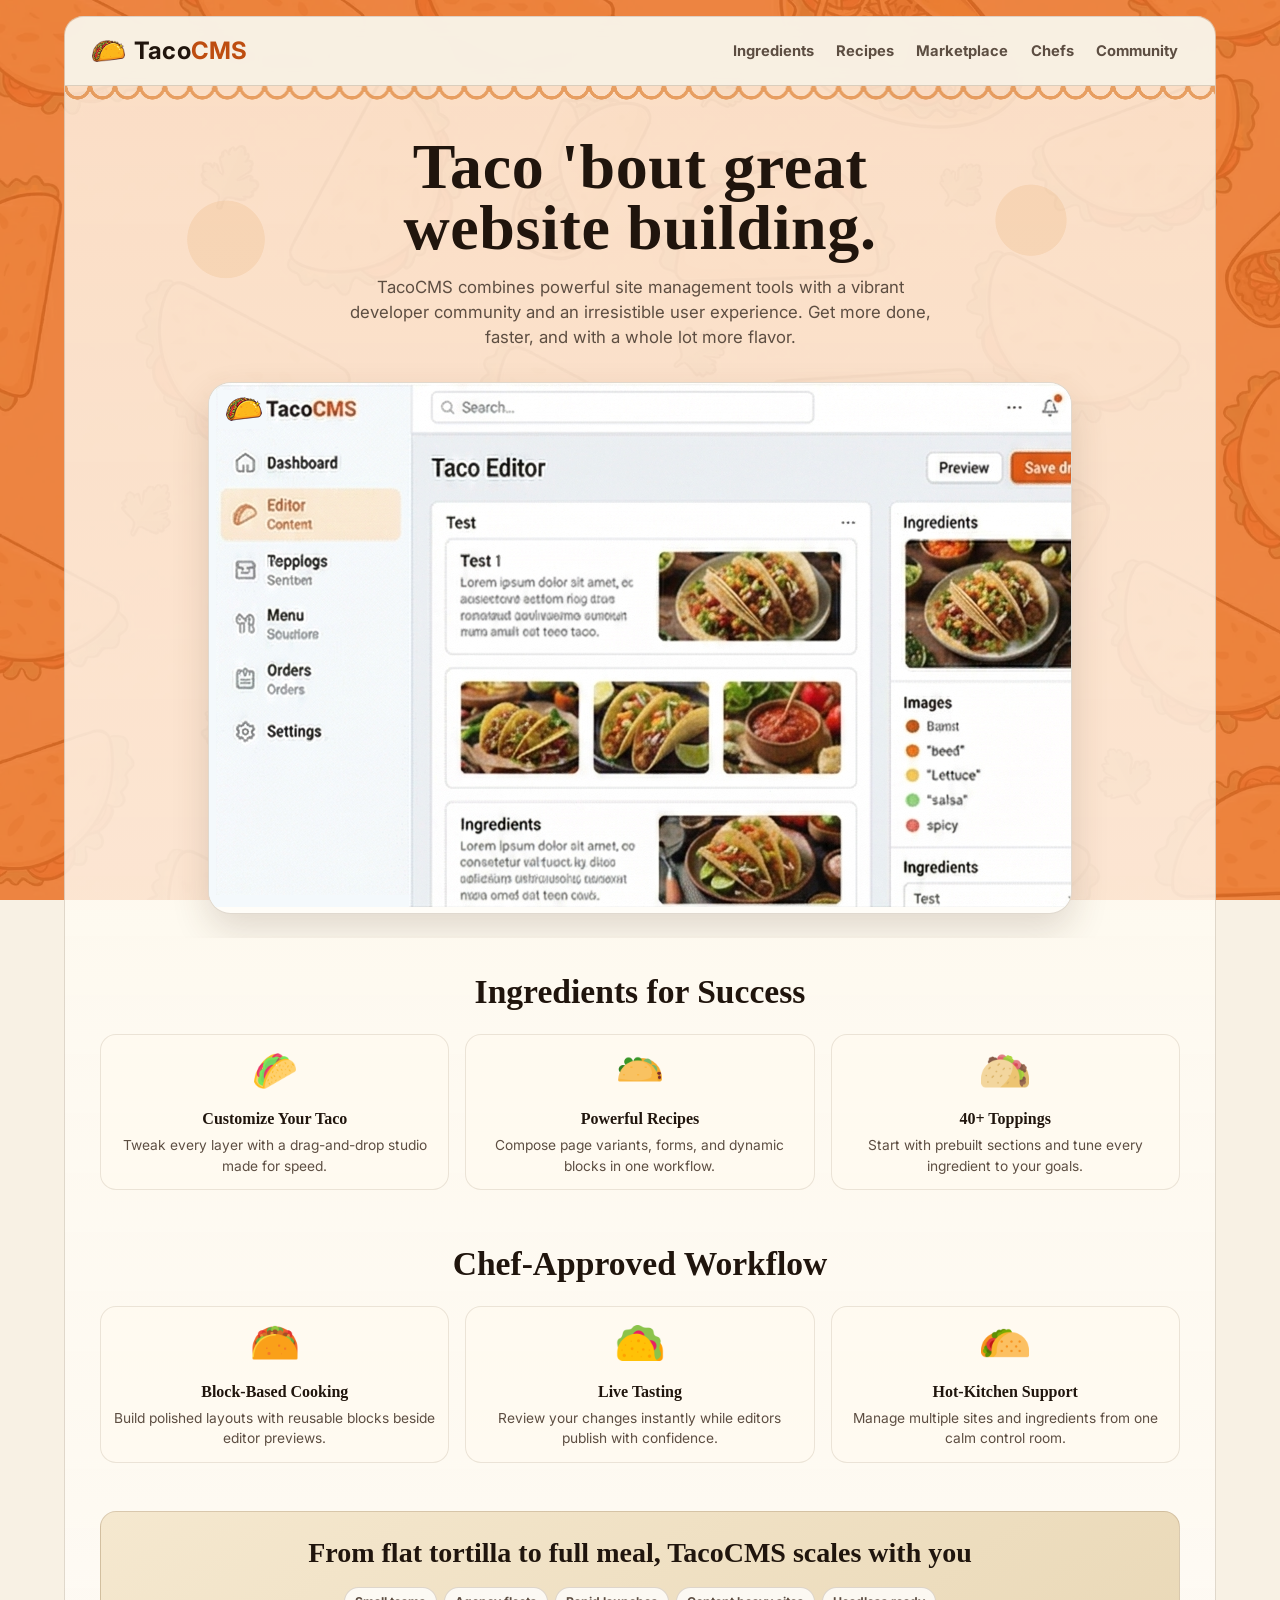
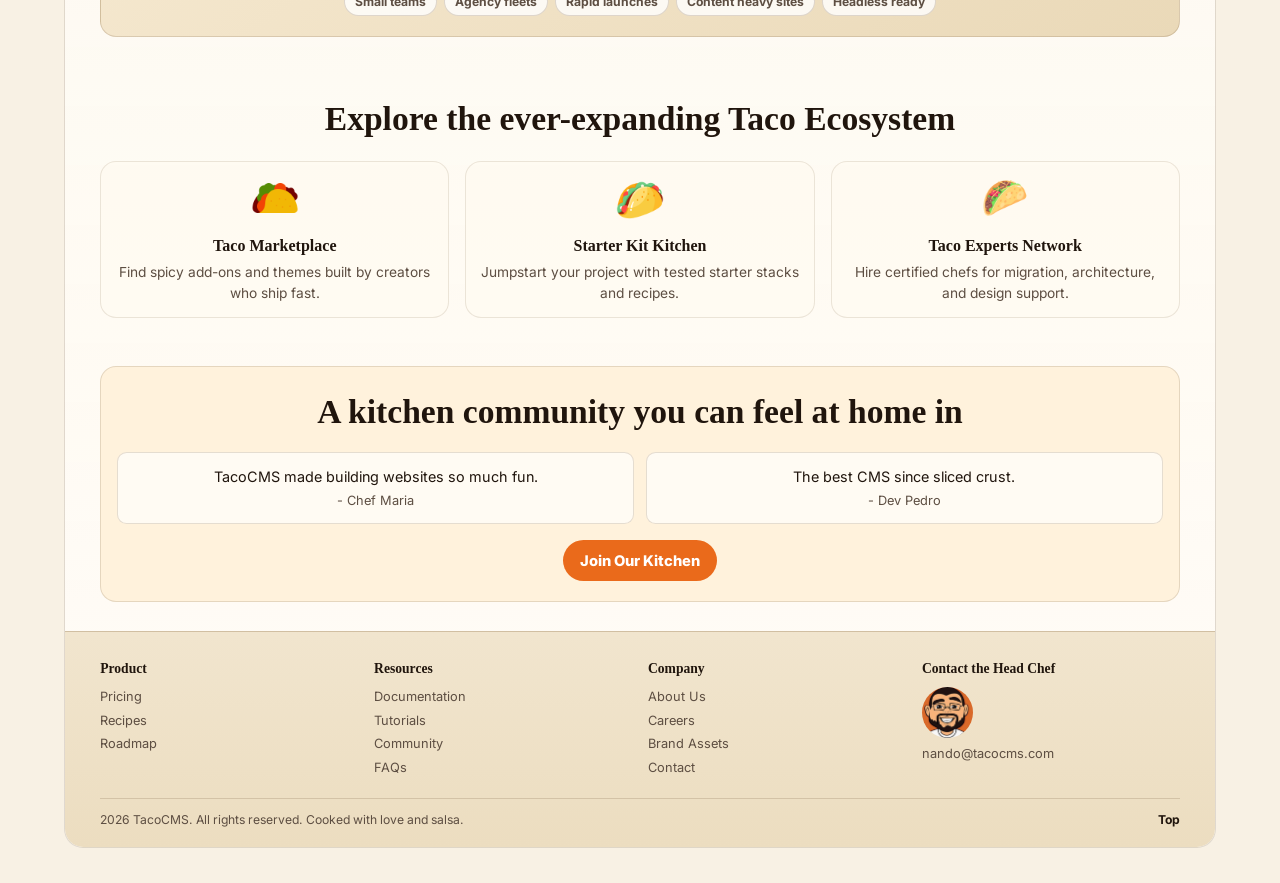
<file: index.html>
<!doctype html>
<html xmlns="http://www.w3.org/1999/xhtml" lang="en">
	<head>
		<meta charset="utf-8" />
		<meta name="viewport" content="width=device-width, initial-scale=1" />
		<title>TacoCMS</title>
		<link rel="icon" type="image/png" href="_images/icons/favicon-96x96.png" sizes="96x96" />
		<link rel="icon" type="image/svg+xml" href="_images/icons/favicon.svg" />
		<link rel="shortcut icon" href="_images/icons/favicon.ico" />
		<link rel="apple-touch-icon" sizes="180x180" href="_images/icons/apple-touch-icon.png" />
		<meta name="apple-mobile-web-app-title" content="TacoCMS" />
		<link rel="manifest" href="_images/icons/site.webmanifest" />
		<link rel="preconnect" href="https://fonts.googleapis.com" />
		<link rel="preconnect" href="https://fonts.gstatic.com" crossorigin />
		<link
			href="https://fonts.googleapis.com/css2?family=Inter:ital,opsz,wght@0,14..32,100..900;1,14..32,100..900&display=swap"
			rel="stylesheet"
		/>
		<link rel="stylesheet" href="style.css" />
		<script defer="defer" src="script.js"></script>
	</head>
	<body>
		<a class="skip-link" href="#main-content">Skip to content</a>
		<div class="page-wrap">
			<header class="site-header" aria-label="Top navigation">
				<div class="brand">
					<img class="brand-logo" src="_images/logoicon.png" alt="TacoCMS logo" />
					<!-- <span class="brand-mark" aria-hidden="true">
						<span class="shell-top"></span>
						<span class="shell-fill"></span>
						<span class="shell-base"></span>
					</span> -->
					<a class="brand-name" href="#main-content">Taco<span>CMS</span></a>
				</div>
				<button
					class="menu-toggle"
					type="button"
					aria-expanded="false"
					aria-controls="primary-nav"
					aria-label="Toggle navigation"
				>
					Menu
				</button>
				<nav id="primary-nav" class="primary-nav" aria-label="Primary navigation">
					<a href="#ingredients">Ingredients</a>
					<a href="#workflow">Recipes</a>
					<a href="#marketplace">Marketplace</a>
					<a href="#community">Chefs</a>
					<a href="#join" class="profile-link" aria-label="Open profile menu">
						Community
						<!-- <span class="profile-dot" aria-hidden="true"></span> -->
					</a>
				</nav>
			</header>

			<main id="main-content">
				<section class="hero reveal">
					<h1>
						Taco 'bout great <br />
						website building.
					</h1>
					<p>
						TacoCMS combines powerful site management tools with a vibrant developer community and an
						irresistible user experience. Get more done, faster, and with a whole lot more flavor.
					</p>
					<!-- <div class="hero-actions">
						<a class="btn btn-primary" href="#join">Get Cookin'</a>
						<button class="btn btn-secondary" type="button" data-scroll-target="#workflow">
							Watch the Demo
						</button>
					</div> -->

					<article class="app-window" aria-label="TacoCMS editor preview">
						<img class="app-screenshot" src="_images/screenshot.png" alt="TacoCMS editor preview" />
						<!-- <header class="window-top">
							<div class="window-dots" aria-hidden="true">
								<span></span>
								<span></span>
								<span></span>
							</div>
							<p>TacoCMS</p>
						</header>
						<div class="window-body">
							<aside class="window-sidebar" aria-label="Editor navigation">
								<ul>
									<li class="is-active">Manager</li>
									<li>Menu</li>
									<li>Orders</li>
									<li>Settings</li>
								</ul>
							</aside>
							<section class="window-main" aria-label="Taco editor panel">
								<div class="main-heading">
									<h2>Taco Editor</h2>
									<span>Preview</span>
								</div>
								<div class="text-lines" aria-hidden="true">
									<span></span>
									<span></span>
								</div>
								<div class="preview-grid" aria-hidden="true">
									<span class="preview-item one"></span>
									<span class="preview-item two"></span>
									<span class="preview-item three"></span>
									<span class="preview-item four"></span>
								</div>
								<div class="text-lines text-lines-short" aria-hidden="true">
									<span></span>
									<span></span>
								</div>
							</section>
							<aside class="window-panel" aria-label="Fields panel">
								<h3>Fields</h3>
								<dl>
									<dt>Name</dt>
									<dd>Taco</dd>
									<dt>Type</dt>
									<dd>Stack</dd>
									<dt>Ingredients</dt>
									<dd>5</dd>
								</dl>
							</aside>
						</div> -->
					</article>
				</section>

				<section id="ingredients" class="info-section reveal" aria-labelledby="ingredients-title">
					<h2 id="ingredients-title">Ingredients for Success</h2>
					<div class="feature-grid">
						<article class="feature-card">
							<span class="feature-icon" aria-hidden="true">
								<img src="_images/taco1.png" alt="" />
							</span>
							<h3>Customize Your Taco</h3>
							<p>Tweak every layer with a drag-and-drop studio made for speed.</p>
						</article>
						<article class="feature-card">
							<span class="feature-icon" aria-hidden="true">
								<img src="_images/taco2.png" alt="" />
							</span>
							<h3>Powerful Recipes</h3>
							<p>Compose page variants, forms, and dynamic blocks in one workflow.</p>
						</article>
						<article class="feature-card">
							<span class="feature-icon" aria-hidden="true">
								<img src="_images/taco3.png" alt="" />
							</span>
							<h3>40+ Toppings</h3>
							<p>Start with prebuilt sections and tune every ingredient to your goals.</p>
						</article>
					</div>
				</section>

				<section id="workflow" class="info-section reveal" aria-labelledby="workflow-title">
					<h2 id="workflow-title">Chef-Approved Workflow</h2>
					<div class="feature-grid">
						<article class="feature-card">
							<span class="feature-icon" aria-hidden="true">
								<img src="_images/taco4.png" alt="" />
							</span>
							<h3>Block-Based Cooking</h3>
							<p>Build polished layouts with reusable blocks beside editor previews.</p>
						</article>
						<article class="feature-card">
							<span class="feature-icon" aria-hidden="true">
								<img src="_images/taco5.png" alt="" />
							</span>
							<h3>Live Tasting</h3>
							<p>Review your changes instantly while editors publish with confidence.</p>
						</article>
						<article class="feature-card">
							<span class="feature-icon" aria-hidden="true">
								<img src="_images/taco6.png" alt="" />
							</span>
							<h3>Hot-Kitchen Support</h3>
							<p>Manage multiple sites and ingredients from one calm control room.</p>
						</article>
					</div>
				</section>

				<section class="promo reveal" aria-label="TacoCMS value">
					<h2>From flat tortilla to full meal, TacoCMS scales with you</h2>
					<div class="tag-row" aria-label="Product categories">
						<span>Small teams</span>
						<span>Agency fleets</span>
						<span>Rapid launches</span>
						<span>Content heavy sites</span>
						<span>Headless ready</span>
					</div>
				</section>

				<section id="marketplace" class="info-section reveal" aria-labelledby="marketplace-title">
					<h2 id="marketplace-title">Explore the ever-expanding Taco Ecosystem</h2>
					<div class="feature-grid">
						<article class="feature-card">
							<span class="feature-icon" aria-hidden="true">
								<img src="_images/taco7.png" alt="" />
							</span>
							<h3>Taco Marketplace</h3>
							<p>Find spicy add-ons and themes built by creators who ship fast.</p>
						</article>
						<article class="feature-card">
							<span class="feature-icon" aria-hidden="true">
								<img src="_images/taco8.png" alt="" />
							</span>
							<h3>Starter Kit Kitchen</h3>
							<p>Jumpstart your project with tested starter stacks and recipes.</p>
						</article>
						<article class="feature-card">
							<span class="feature-icon" aria-hidden="true">
								<img src="_images/taco9.png" alt="" />
							</span>
							<h3>Taco Experts Network</h3>
							<p>Hire certified chefs for migration, architecture, and design support.</p>
						</article>
					</div>
				</section>

				<section id="community" class="testimonial reveal" aria-labelledby="community-title">
					<h2 id="community-title">A kitchen community you can feel at home in</h2>
					<div class="quote-grid">
						<blockquote>
							<p>TacoCMS made building websites so much fun.</p>
							<cite>- Chef Maria</cite>
						</blockquote>
						<blockquote>
							<p>The best CMS since sliced crust.</p>
							<cite>- Dev Pedro</cite>
						</blockquote>
					</div>
					<a
						id="join"
						class="btn btn-primary"
						href="https://www.youtube.com/watch?v=j5a0jTc9S10"
						data-lightbox-youtube="https://www.youtube.com/watch?v=j5a0jTc9S10"
					>
						Join Our Kitchen
					</a>
				</section>
			</main>

			<footer class="site-footer" aria-label="Footer links">
				<div class="footer-columns">
					<section aria-label="Product links">
						<h3>Product</h3>
						<a href="#">Pricing</a>
						<a href="#ingredients">Recipes</a>
						<a href="#workflow">Roadmap</a>
					</section>
					<section aria-label="Resource links">
						<h3>Resources</h3>
						<a href="#"">Documentation</a>
						<a href="#community">Tutorials</a>
						<a href="#community">Community</a>
						<a href="#">FAQs</a>
					</section>
					<section aria-label="Company links">
						<h3>Company</h3>
						<a href="#">About Us</a>
						<a href="#">Careers</a>
						<a href="#">Brand Assets</a>
						<a href="#">Contact</a>
					</section>
					<section aria-label="Contact links">
						<h3>Contact the Head Chef</h3>
						<div class="contact">
							<img src="_images/nando.jpg" alt="Nando" />
							<a href="mailto:nando@tacocms.com">nando@tacocms.com</a>
						</div>
					</section>
				</div>
				<div class="footer-bottom">
					<p>
						<span data-year="year">2026</span> TacoCMS. All rights reserved. Cooked with love and
						salsa.
					</p>
					<a href="#main-content" aria-label="Back to top">Top</a>
				</div>
			</footer>

			<div class="video-lightbox" data-video-lightbox="container" hidden="hidden" aria-hidden="true">
				<div class="video-lightbox-backdrop" data-video-lightbox="backdrop"></div>
				<div class="video-lightbox-dialog" role="dialog" aria-modal="true" aria-labelledby="video-title">
					<div class="video-lightbox-title-row">
						<h2 id="video-title">Thanks for joining!</h2>
						<button
							type="button"
							class="video-lightbox-close"
							data-video-lightbox="close"
							aria-label="Close video"
						>
							Close
						</button>
					</div>
					<div class="video-lightbox-frame-wrap">
						<iframe
							data-video-lightbox="frame"
							title="TacoCMS Demo Video"
							src=""
							allow="autoplay; encrypted-media; picture-in-picture; web-share"
							allowfullscreen="allowfullscreen"
							referrerpolicy="strict-origin-when-cross-origin"
						></iframe>
					</div>
				</div>
			</div>
		</div>
	</body>
</html>
</file>
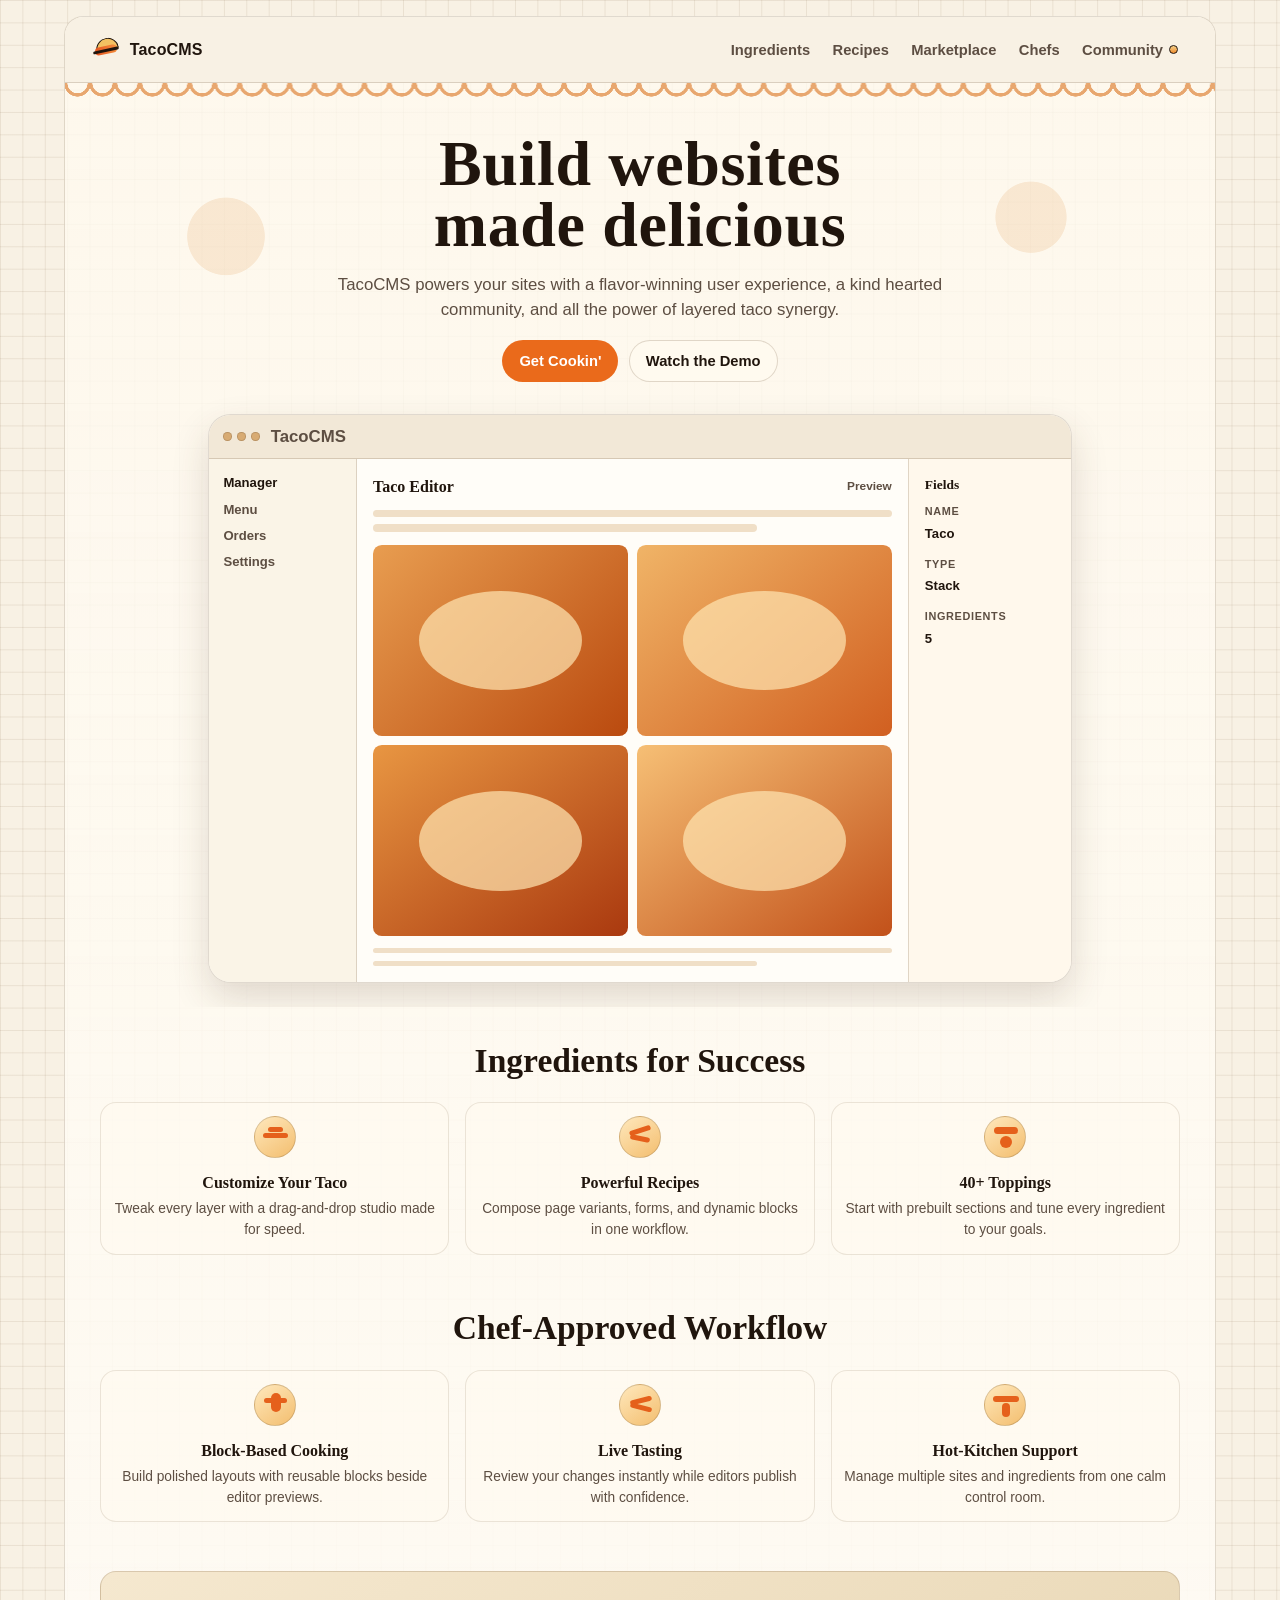
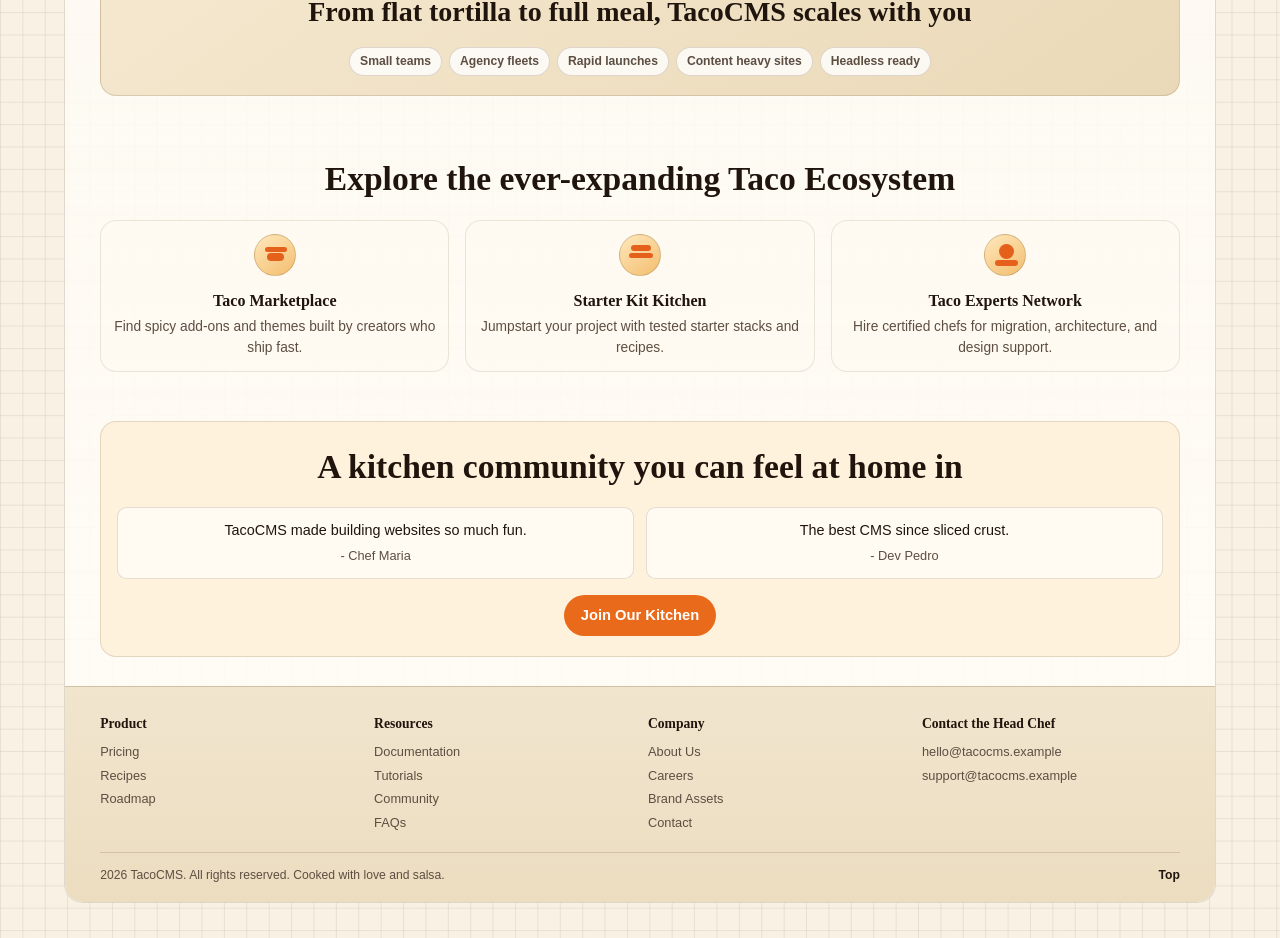
<file: _ai/tacocms-5.3-codex/index.html>
<!doctype html>
<html xmlns="http://www.w3.org/1999/xhtml" lang="en">
	<head>
		<meta charset="utf-8" />
		<meta name="viewport" content="width=device-width, initial-scale=1" />
		<title>TacoCMS</title>
		<link rel="stylesheet" href="style.css" />
		<script defer="defer" src="script.js"></script>
	</head>
	<body>
		<a class="skip-link" href="#main-content">Skip to content</a>
		<div class="page-wrap">
			<header class="site-header" aria-label="Top navigation">
				<div class="brand">
					<span class="brand-mark" aria-hidden="true">
						<span class="shell-top"></span>
						<span class="shell-fill"></span>
						<span class="shell-base"></span>
					</span>
					<a class="brand-name" href="#main-content">TacoCMS</a>
				</div>
				<button
					class="menu-toggle"
					type="button"
					aria-expanded="false"
					aria-controls="primary-nav"
					aria-label="Toggle navigation"
				>
					Menu
				</button>
				<nav id="primary-nav" class="primary-nav" aria-label="Primary navigation">
					<a href="#ingredients">Ingredients</a>
					<a href="#workflow">Recipes</a>
					<a href="#marketplace">Marketplace</a>
					<a href="#community">Chefs</a>
					<a href="#join" class="profile-link" aria-label="Open profile menu">
						Community
						<span class="profile-dot" aria-hidden="true"></span>
					</a>
				</nav>
			</header>

			<main id="main-content">
				<section class="hero reveal">
					<h1>Build websites<br />made delicious</h1>
					<p>
						TacoCMS powers your sites with a flavor-winning user experience, a kind hearted community,
						and all the power of layered taco synergy.
					</p>
					<div class="hero-actions">
						<a class="btn btn-primary" href="#join">Get Cookin'</a>
						<button class="btn btn-secondary" type="button" data-scroll-target="#workflow">
							Watch the Demo
						</button>
					</div>

					<article class="app-window" aria-label="TacoCMS editor preview">
						<header class="window-top">
							<div class="window-dots" aria-hidden="true">
								<span></span>
								<span></span>
								<span></span>
							</div>
							<p>TacoCMS</p>
						</header>
						<div class="window-body">
							<aside class="window-sidebar" aria-label="Editor navigation">
								<ul>
									<li class="is-active">Manager</li>
									<li>Menu</li>
									<li>Orders</li>
									<li>Settings</li>
								</ul>
							</aside>
							<section class="window-main" aria-label="Taco editor panel">
								<div class="main-heading">
									<h2>Taco Editor</h2>
									<span>Preview</span>
								</div>
								<div class="text-lines" aria-hidden="true">
									<span></span>
									<span></span>
								</div>
								<div class="preview-grid" aria-hidden="true">
									<span class="preview-item one"></span>
									<span class="preview-item two"></span>
									<span class="preview-item three"></span>
									<span class="preview-item four"></span>
								</div>
								<div class="text-lines text-lines-short" aria-hidden="true">
									<span></span>
									<span></span>
								</div>
							</section>
							<aside class="window-panel" aria-label="Fields panel">
								<h3>Fields</h3>
								<dl>
									<dt>Name</dt>
									<dd>Taco</dd>
									<dt>Type</dt>
									<dd>Stack</dd>
									<dt>Ingredients</dt>
									<dd>5</dd>
								</dl>
							</aside>
						</div>
					</article>
				</section>

				<section id="ingredients" class="info-section reveal" aria-labelledby="ingredients-title">
					<h2 id="ingredients-title">Ingredients for Success</h2>
					<div class="feature-grid">
						<article class="feature-card">
							<span class="feature-icon icon-plate" aria-hidden="true"></span>
							<h3>Customize Your Taco</h3>
							<p>Tweak every layer with a drag-and-drop studio made for speed.</p>
						</article>
						<article class="feature-card">
							<span class="feature-icon icon-recipes" aria-hidden="true"></span>
							<h3>Powerful Recipes</h3>
							<p>Compose page variants, forms, and dynamic blocks in one workflow.</p>
						</article>
						<article class="feature-card">
							<span class="feature-icon icon-toppings" aria-hidden="true"></span>
							<h3>40+ Toppings</h3>
							<p>Start with prebuilt sections and tune every ingredient to your goals.</p>
						</article>
					</div>
				</section>

				<section id="workflow" class="info-section reveal" aria-labelledby="workflow-title">
					<h2 id="workflow-title">Chef-Approved Workflow</h2>
					<div class="feature-grid">
						<article class="feature-card">
							<span class="feature-icon icon-cook" aria-hidden="true"></span>
							<h3>Block-Based Cooking</h3>
							<p>Build polished layouts with reusable blocks beside editor previews.</p>
						</article>
						<article class="feature-card">
							<span class="feature-icon icon-tags" aria-hidden="true"></span>
							<h3>Live Tasting</h3>
							<p>Review your changes instantly while editors publish with confidence.</p>
						</article>
						<article class="feature-card">
							<span class="feature-icon icon-support" aria-hidden="true"></span>
							<h3>Hot-Kitchen Support</h3>
							<p>Manage multiple sites and ingredients from one calm control room.</p>
						</article>
					</div>
				</section>

				<section class="promo reveal" aria-label="TacoCMS value">
					<h2>From flat tortilla to full meal, TacoCMS scales with you</h2>
					<div class="tag-row" aria-label="Product categories">
						<span>Small teams</span>
						<span>Agency fleets</span>
						<span>Rapid launches</span>
						<span>Content heavy sites</span>
						<span>Headless ready</span>
					</div>
				</section>

				<section id="marketplace" class="info-section reveal" aria-labelledby="marketplace-title">
					<h2 id="marketplace-title">Explore the ever-expanding Taco Ecosystem</h2>
					<div class="feature-grid">
						<article class="feature-card">
							<span class="feature-icon icon-market" aria-hidden="true"></span>
							<h3>Taco Marketplace</h3>
							<p>Find spicy add-ons and themes built by creators who ship fast.</p>
						</article>
						<article class="feature-card">
							<span class="feature-icon icon-starter" aria-hidden="true"></span>
							<h3>Starter Kit Kitchen</h3>
							<p>Jumpstart your project with tested starter stacks and recipes.</p>
						</article>
						<article class="feature-card">
							<span class="feature-icon icon-experts" aria-hidden="true"></span>
							<h3>Taco Experts Network</h3>
							<p>Hire certified chefs for migration, architecture, and design support.</p>
						</article>
					</div>
				</section>

				<section id="community" class="testimonial reveal" aria-labelledby="community-title">
					<h2 id="community-title">A kitchen community you can feel at home in</h2>
					<div class="quote-grid">
						<blockquote>
							<p>TacoCMS made building websites so much fun.</p>
							<cite>- Chef Maria</cite>
						</blockquote>
						<blockquote>
							<p>The best CMS since sliced crust.</p>
							<cite>- Dev Pedro</cite>
						</blockquote>
					</div>
					<a id="join" class="btn btn-primary" href="#main-content">Join Our Kitchen</a>
				</section>
			</main>

			<footer class="site-footer" aria-label="Footer links">
				<div class="footer-columns">
					<section aria-label="Product links">
						<h3>Product</h3>
						<a href="#main-content">Pricing</a>
						<a href="#ingredients">Recipes</a>
						<a href="#workflow">Roadmap</a>
					</section>
					<section aria-label="Resource links">
						<h3>Resources</h3>
						<a href="#main-content">Documentation</a>
						<a href="#community">Tutorials</a>
						<a href="#community">Community</a>
						<a href="#main-content">FAQs</a>
					</section>
					<section aria-label="Company links">
						<h3>Company</h3>
						<a href="#main-content">About Us</a>
						<a href="#main-content">Careers</a>
						<a href="#main-content">Brand Assets</a>
						<a href="#main-content">Contact</a>
					</section>
					<section aria-label="Contact links">
						<h3>Contact the Head Chef</h3>
						<a href="#main-content">hello@tacocms.example</a>
						<a href="#main-content">support@tacocms.example</a>
					</section>
				</div>
				<div class="footer-bottom">
					<p>
						<span data-year="year">2026</span> TacoCMS. All rights reserved. Cooked with love and
						salsa.
					</p>
					<a href="#main-content" aria-label="Back to top">Top</a>
				</div>
			</footer>
		</div>
	</body>
</html>
</file>
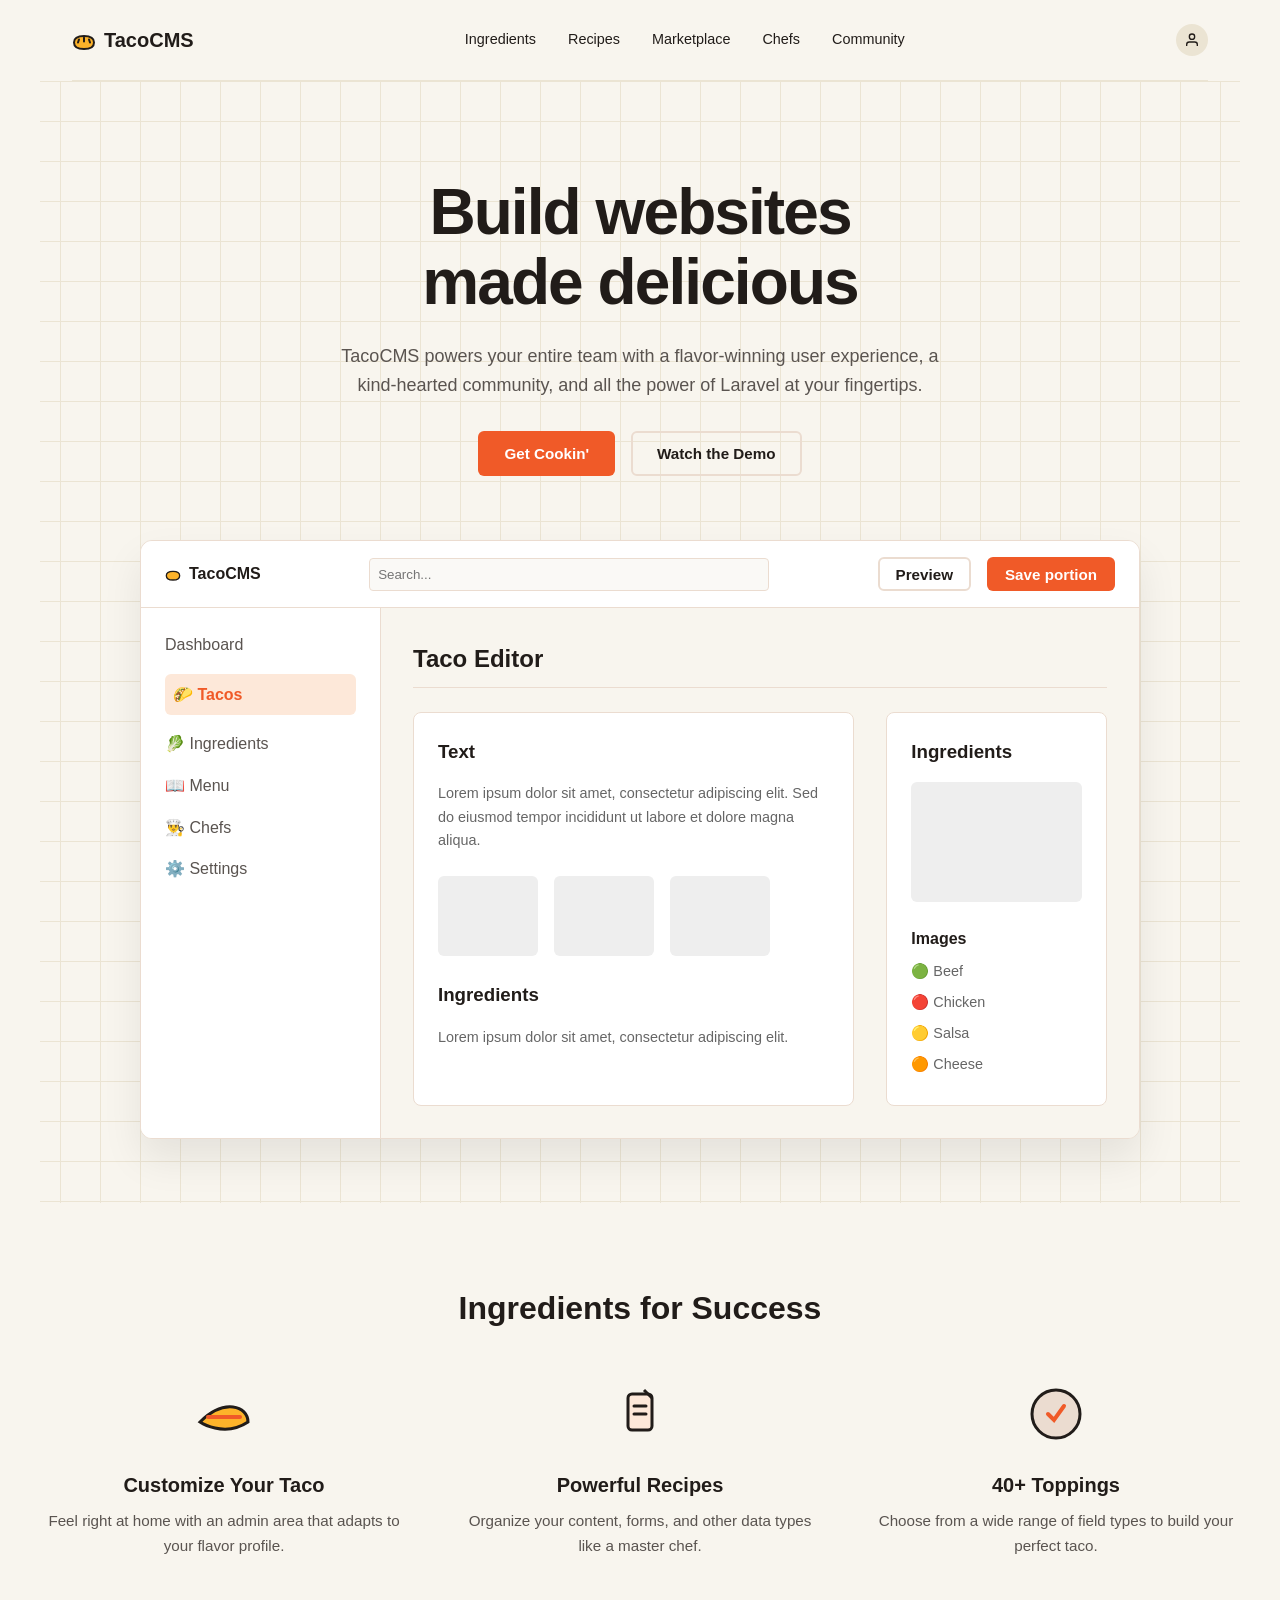
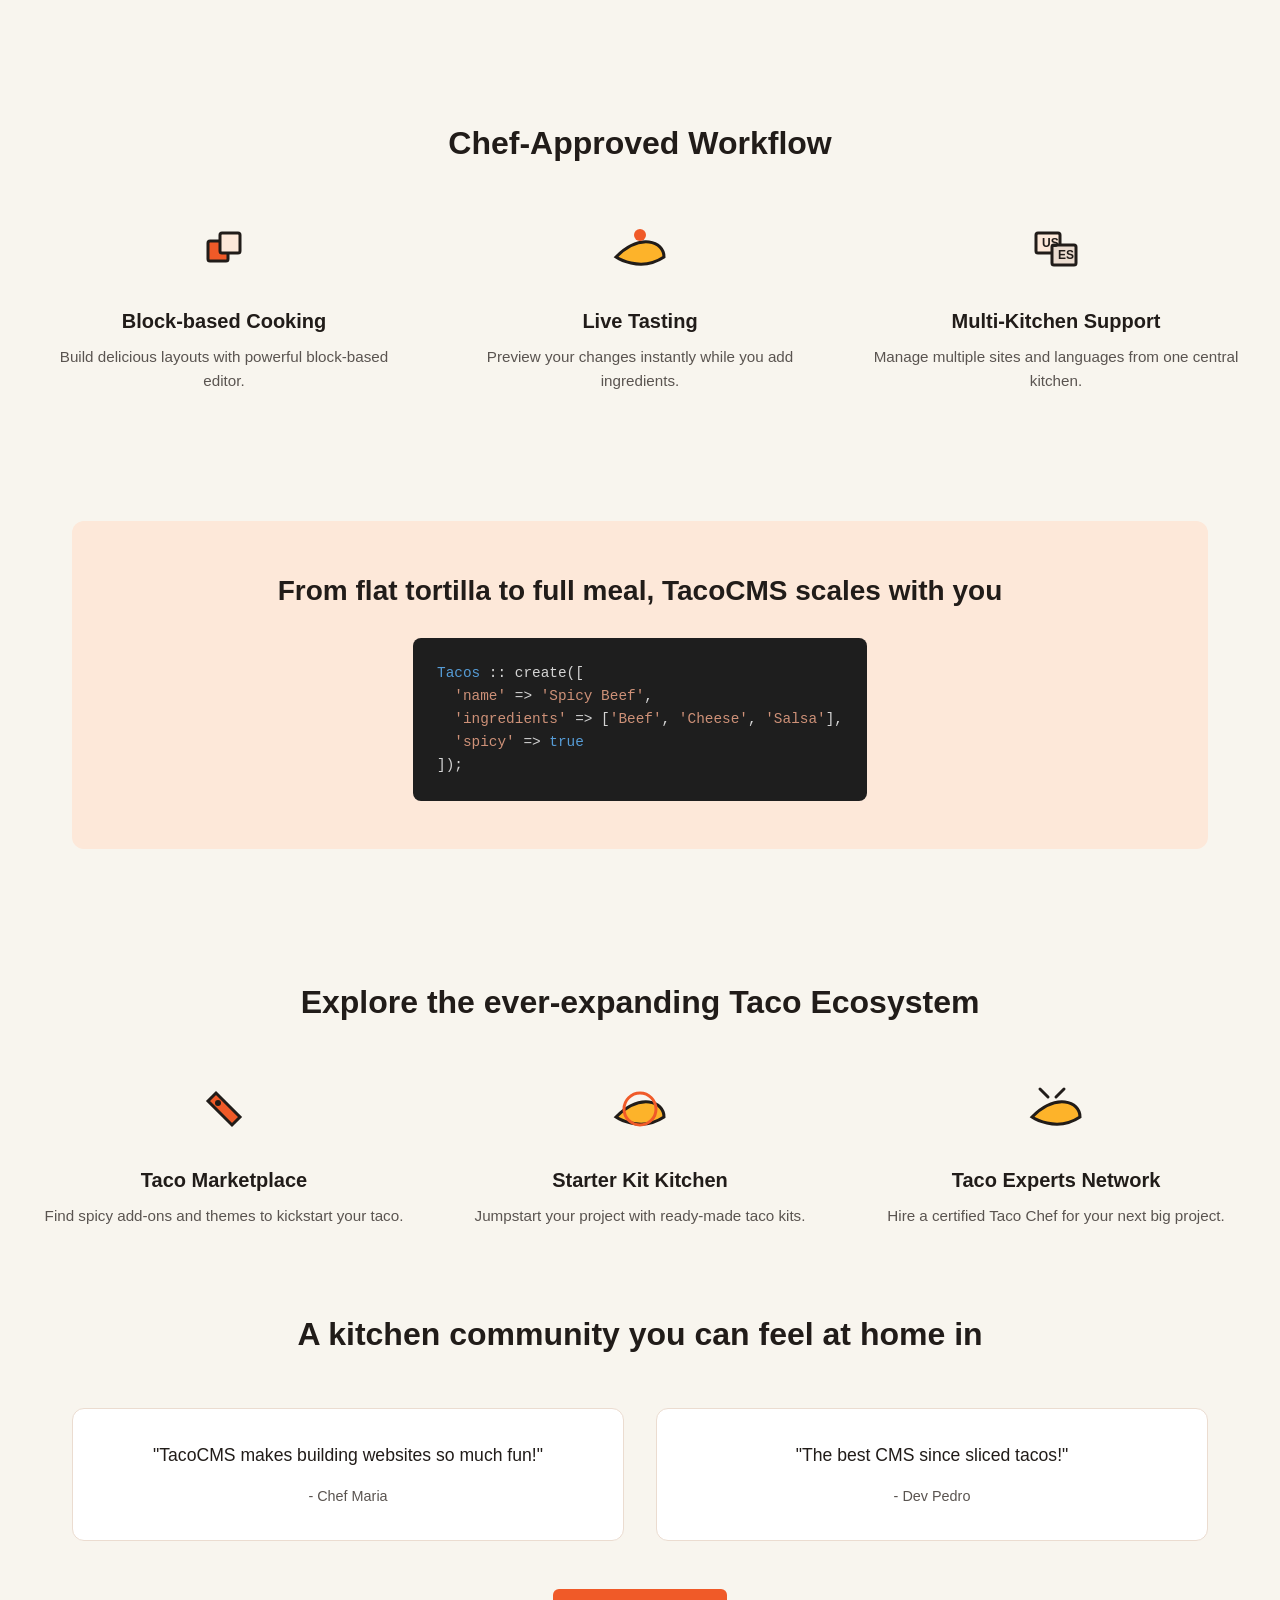
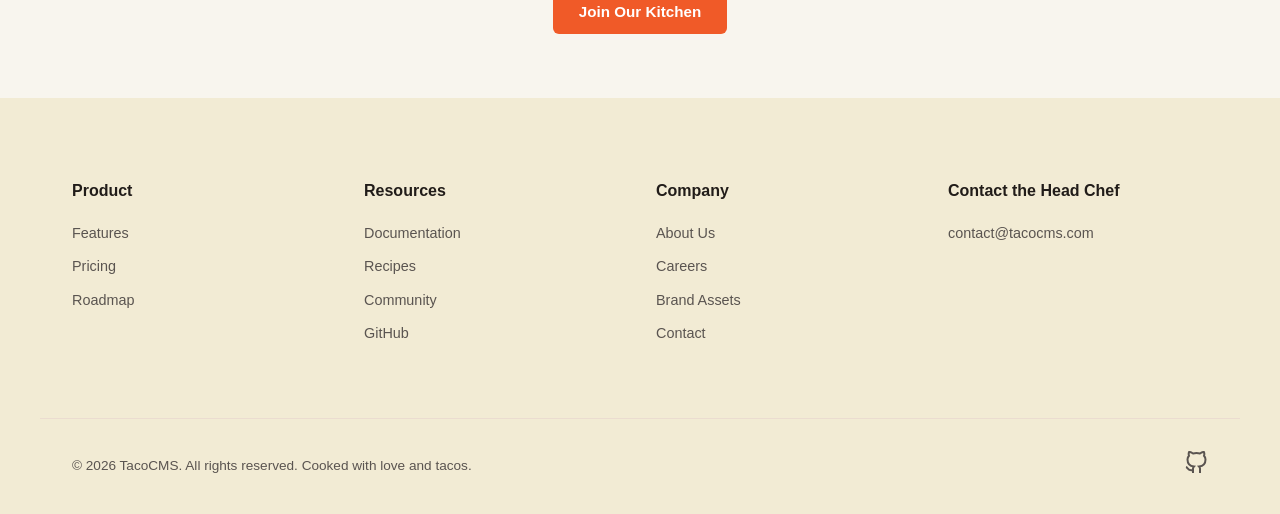
<file: _ai/tacocms-gemini3.1/index.html>
<!doctype html>
<html lang="en">
	<head>
		<meta charset="UTF-8" />
		<meta name="viewport" content="width=device-width, initial-scale=1.0" />
		<title>TacoCMS - Build websites made delicious</title>
		<link rel="stylesheet" href="style.css" />
		<link rel="icon" href="favicon.ico" type="image/x-icon" />
	</head>
	<body>
		<!-- Navigation -->
		<header class="container">
			<nav class="navbar">
				<div class="logo-container">
					<!-- SVG Taco Logo -->
					<svg class="taco-icon" viewBox="0 0 24 24" fill="none" xmlns="http://www.w3.org/2000/svg">
						<path
							d="M22 14.5C22 18.5 18.2 21 12 21C5.8 21 2 18.5 2 14.5C2 10.5 5.8 8 12 8C18.2 8 22 10.5 22 14.5Z"
							fill="#FDB32A"
							stroke="#211C19"
							stroke-width="2"
						/>
						<path d="M7 11.5L6 14.5" stroke="#211C19" stroke-width="2" stroke-linecap="round" />
						<path d="M12 9.5L12 13.5" stroke="#211C19" stroke-width="2" stroke-linecap="round" />
						<path d="M17 11.5L18 14.5" stroke="#211C19" stroke-width="2" stroke-linecap="round" />
					</svg>
					TacoCMS
				</div>
				<div class="nav-links">
					<a href="#ingredients">Ingredients</a>
					<a href="#recipes">Recipes</a>
					<a href="#marketplace">Marketplace</a>
					<a href="#chefs">Chefs</a>
					<a href="#community">Community</a>
				</div>
				<div class="user-profile">
					<svg
						width="16"
						height="16"
						viewBox="0 0 24 24"
						fill="none"
						stroke="currentColor"
						stroke-width="2"
					>
						<path d="M20 21v-2a4 4 0 0 0-4-4H8a4 4 0 0 0-4 4v2"></path>
						<circle cx="12" cy="7" r="4"></circle>
					</svg>
				</div>
			</nav>
		</header>

		<!-- Hero Section -->
		<section class="hero container">
			<h1>Build websites<br />made delicious</h1>
			<p>
				TacoCMS powers your entire team with a flavor-winning user experience, a kind-hearted community, and
				all the power of Laravel at your fingertips.
			</p>
			<div class="hero-buttons">
				<button class="btn btn-primary">Get Cookin'</button>
				<button class="btn btn-outline">Watch the Demo</button>
			</div>

			<!-- Dashboard Mockup -->
			<div class="dashboard-mockup">
				<div class="dashboard-header">
					<div class="logo-container" style="font-size: 1rem">
						<svg
							width="16"
							height="16"
							viewBox="0 0 24 24"
							fill="#FDB32A"
							stroke="#211C19"
							stroke-width="2"
						>
							<path
								d="M22 14.5C22 18.5 18.2 21 12 21C5.8 21 2 18.5 2 14.5C2 10.5 5.8 8 12 8C18.2 8 22 10.5 22 14.5Z"
							/>
						</svg>
						TacoCMS
					</div>
					<div style="display: flex; gap: 0.5rem; flex: 1; max-width: 400px; margin: 0 2rem">
						<input
							type="text"
							placeholder="Search..."
							style="
								width: 100%;
								padding: 0.5rem;
								border: 1px solid #ebdcd0;
								border-radius: 4px;
								background: #faf9f6;
							"
						/>
					</div>
					<div style="display: flex; gap: 1rem">
						<button class="btn btn-outline" style="padding: 0.4rem 1rem">Preview</button>
						<button class="btn btn-primary" style="padding: 0.4rem 1rem">Save portion</button>
					</div>
				</div>
				<div class="dashboard-body">
					<aside class="dashboard-sidebar">
						<ul
							style="
								list-style: none;
								color: #5a5450;
								display: flex;
								flex-direction: column;
								gap: 1rem;
							"
						>
							<li>Dashboard</li>
							<li
								style="
									color: #f05a28;
									font-weight: bold;
									background: #fde8d9;
									padding: 0.5rem;
									border-radius: 6px;
								"
							>
								🌮 Tacos
							</li>
							<li>🥬 Ingredients</li>
							<li>📖 Menu</li>
							<li>👨‍🍳 Chefs</li>
							<li>⚙️ Settings</li>
						</ul>
					</aside>
					<main class="dashboard-main">
						<h2
							style="
								margin-bottom: 1.5rem;
								border-bottom: 1px solid #ebdcd0;
								padding-bottom: 0.5rem;
							"
						>
							Taco Editor
						</h2>
						<div style="display: grid; grid-template-columns: 2fr 1fr; gap: 2rem">
							<!-- Editor Column -->
							<div
								style="
									background: white;
									border: 1px solid #ebdcd0;
									border-radius: 8px;
									padding: 1.5rem;
								"
							>
								<h3 style="margin-bottom: 1rem">Text</h3>
								<p style="color: #666; font-size: 0.9rem; margin-bottom: 1.5rem">
									Lorem ipsum dolor sit amet, consectetur adipiscing elit. Sed do eiusmod
									tempor incididunt ut labore et dolore magna aliqua.
								</p>
								<div style="display: flex; gap: 1rem; margin-bottom: 1.5rem">
									<div
										style="
											height: 80px;
											width: 100px;
											background: #eee;
											border-radius: 6px;
										"
									></div>
									<div
										style="
											height: 80px;
											width: 100px;
											background: #eee;
											border-radius: 6px;
										"
									></div>
									<div
										style="
											height: 80px;
											width: 100px;
											background: #eee;
											border-radius: 6px;
										"
									></div>
								</div>
								<h3 style="margin-bottom: 1rem">Ingredients</h3>
								<p style="color: #666; font-size: 0.9rem">
									Lorem ipsum dolor sit amet, consectetur adipiscing elit.
								</p>
							</div>
							<!-- Sidebar Sidebar -->
							<div
								style="
									background: white;
									border: 1px solid #ebdcd0;
									border-radius: 8px;
									padding: 1.5rem;
								"
							>
								<h3 style="margin-bottom: 1rem">Ingredients</h3>
								<div
									style="
										height: 120px;
										background: #eee;
										border-radius: 6px;
										margin-bottom: 1.5rem;
									"
								></div>
								<h4 style="margin-bottom: 0.5rem">Images</h4>
								<ul
									style="
										list-style: none;
										font-size: 0.9rem;
										color: #666;
										display: flex;
										flex-direction: column;
										gap: 0.5rem;
									"
								>
									<li>🟢 Beef</li>
									<li>🔴 Chicken</li>
									<li>🟡 Salsa</li>
									<li>🟠 Cheese</li>
								</ul>
							</div>
						</div>
					</main>
				</div>
			</div>
		</section>

		<!-- Ingredients Section -->
		<section id="ingredients" class="section container">
			<h2 class="section-title">Ingredients for Success</h2>
			<div class="grid-3">
				<div>
					<svg class="feature-icon" viewBox="0 0 64 64" fill="none">
						<path
							d="M8 40 C8 40, 32 56, 56 40 C56 24, 32 16, 8 40 Z"
							fill="#FDB32A"
							stroke="#211C19"
							stroke-width="3"
						/>
						<path d="M16 35 L48 35" stroke="#F05A28" stroke-width="4" stroke-linecap="round" />
					</svg>
					<h3 class="feature-title">Customize Your Taco</h3>
					<p class="feature-desc">
						Feel right at home with an admin area that adapts to your flavor profile.
					</p>
				</div>
				<div>
					<svg class="feature-icon" viewBox="0 0 64 64" fill="none">
						<rect
							x="20"
							y="12"
							width="24"
							height="36"
							rx="4"
							fill="#FDE8D9"
							stroke="#211C19"
							stroke-width="3"
						/>
						<path d="M36 8 L44 16" stroke="#211C19" stroke-width="3" />
						<line
							x1="26"
							y1="24"
							x2="38"
							y2="24"
							stroke="#211C19"
							stroke-width="3"
							stroke-linecap="round"
						/>
						<line
							x1="26"
							y1="32"
							x2="38"
							y2="32"
							stroke="#211C19"
							stroke-width="3"
							stroke-linecap="round"
						/>
					</svg>
					<h3 class="feature-title">Powerful Recipes</h3>
					<p class="feature-desc">
						Organize your content, forms, and other data types like a master chef.
					</p>
				</div>
				<div>
					<svg class="feature-icon" viewBox="0 0 64 64" fill="none">
						<circle cx="32" cy="32" r="24" fill="#EBDCD0" stroke="#211C19" stroke-width="3" />
						<path d="M24 32 L30 38 L40 24" stroke="#F05A28" stroke-width="4" stroke-linecap="round" />
					</svg>
					<h3 class="feature-title">40+ Toppings</h3>
					<p class="feature-desc">Choose from a wide range of field types to build your perfect taco.</p>
				</div>
			</div>
		</section>

		<!-- Workflow Section -->
		<section class="section container">
			<h2 class="section-title">Chef-Approved Workflow</h2>
			<div class="grid-3">
				<div>
					<svg class="feature-icon" viewBox="0 0 64 64" fill="none">
						<rect
							x="16"
							y="24"
							width="20"
							height="20"
							rx="2"
							fill="#F05A28"
							stroke="#211C19"
							stroke-width="3"
						/>
						<rect
							x="28"
							y="16"
							width="20"
							height="20"
							rx="2"
							fill="#FDE8D9"
							stroke="#211C19"
							stroke-width="3"
						/>
					</svg>
					<h3 class="feature-title">Block-based Cooking</h3>
					<p class="feature-desc">Build delicious layouts with powerful block-based editor.</p>
				</div>
				<div>
					<svg class="feature-icon" viewBox="0 0 64 64" fill="none">
						<path
							d="M8 40 C8 40, 32 56, 56 40 C56 24, 32 16, 8 40 Z"
							fill="#FDB32A"
							stroke="#211C19"
							stroke-width="3"
						/>
						<circle cx="32" cy="18" r="6" fill="#F05A28" />
					</svg>
					<h3 class="feature-title">Live Tasting</h3>
					<p class="feature-desc">Preview your changes instantly while you add ingredients.</p>
				</div>
				<div>
					<svg class="feature-icon" viewBox="0 0 64 64" fill="none">
						<rect
							x="12"
							y="16"
							width="24"
							height="20"
							rx="2"
							fill="#FDE8D9"
							stroke="#211C19"
							stroke-width="3"
						/>
						<rect
							x="28"
							y="28"
							width="24"
							height="20"
							rx="2"
							fill="#EBDCD0"
							stroke="#211C19"
							stroke-width="3"
						/>
						<text x="18" y="30" font-size="12" font-weight="bold" fill="#211C19">US</text>
						<text x="34" y="42" font-size="12" font-weight="bold" fill="#211C19">ES</text>
					</svg>
					<h3 class="feature-title">Multi-Kitchen Support</h3>
					<p class="feature-desc">Manage multiple sites and languages from one central kitchen.</p>
				</div>
			</div>
		</section>

		<!-- Code Banner -->
		<section class="container">
			<div class="banner-snippet">
				<h2>From flat tortilla to full meal, TacoCMS scales with you</h2>
				<div class="code-block">
					<span class="keyword">Tacos</span> :: create([<br />
					&nbsp;&nbsp;<span class="string">'name'</span> =>
					<span class="string">'Spicy Beef'</span>,<br />
					&nbsp;&nbsp;<span class="string">'ingredients'</span> => [<span class="string">'Beef'</span>,
					<span class="string">'Cheese'</span>, <span class="string">'Salsa'</span>],<br />
					&nbsp;&nbsp;<span class="string">'spicy'</span> => <span class="keyword">true</span><br />
					]);
				</div>
			</div>
		</section>

		<!-- Ecosystem -->
		<section class="section container">
			<h2 class="section-title">Explore the ever-expanding Taco Ecosystem</h2>
			<div class="grid-3">
				<div>
					<svg class="feature-icon" viewBox="0 0 64 64" fill="none">
						<path
							d="M16 24 L24 16 L48 40 L40 48 Z"
							fill="#F05A28"
							stroke="#211C19"
							stroke-width="3"
						/>
						<circle cx="26" cy="26" r="3" fill="#211C19" />
					</svg>
					<h3 class="feature-title">Taco Marketplace</h3>
					<p class="feature-desc">Find spicy add-ons and themes to kickstart your taco.</p>
				</div>
				<div>
					<svg class="feature-icon" viewBox="0 0 64 64" fill="none">
						<path
							d="M8 40 C8 40, 32 56, 56 40 C56 24, 32 16, 8 40 Z"
							fill="#FDB32A"
							stroke="#211C19"
							stroke-width="3"
						/>
						<circle cx="32" cy="32" r="16" stroke="#F05A28" stroke-width="3" />
					</svg>
					<h3 class="feature-title">Starter Kit Kitchen</h3>
					<p class="feature-desc">Jumpstart your project with ready-made taco kits.</p>
				</div>
				<div>
					<svg class="feature-icon" viewBox="0 0 64 64" fill="none">
						<path
							d="M8 40 C8 40, 32 56, 56 40 C56 24, 32 16, 8 40 Z"
							fill="#FDB32A"
							stroke="#211C19"
							stroke-width="3"
						/>
						<path
							d="M32 20 L40 12 M24 20 L16 12"
							stroke="#211C19"
							stroke-width="3"
							stroke-linecap="round"
						/>
					</svg>
					<h3 class="feature-title">Taco Experts Network</h3>
					<p class="feature-desc">Hire a certified Taco Chef for your next big project.</p>
				</div>
			</div>
		</section>

		<!-- Testimonials -->
		<section class="container">
			<h2 class="section-title">A kitchen community you can feel at home in</h2>
			<div class="testimonials">
				<div class="testimonial-card">
					<p class="testimonial-quote">"TacoCMS makes building websites so much fun!"</p>
					<p class="testimonial-author">- Chef Maria</p>
				</div>
				<div class="testimonial-card">
					<p class="testimonial-quote">"The best CMS since sliced tacos!"</p>
					<p class="testimonial-author">- Dev Pedro</p>
				</div>
			</div>
			<div class="text-center" style="margin-top: 2rem">
				<button class="btn btn-primary">Join Our Kitchen</button>
			</div>
		</section>

		<!-- Footer -->
		<footer>
			<div class="container footer-grid">
				<div class="footer-col">
					<h4>Product</h4>
					<ul>
						<li><a href="#">Features</a></li>
						<li><a href="#">Pricing</a></li>
						<li><a href="#">Roadmap</a></li>
					</ul>
				</div>
				<div class="footer-col">
					<h4>Resources</h4>
					<ul>
						<li><a href="#">Documentation</a></li>
						<li><a href="#">Recipes</a></li>
						<li><a href="#">Community</a></li>
						<li><a href="#">GitHub</a></li>
					</ul>
				</div>
				<div class="footer-col">
					<h4>Company</h4>
					<ul>
						<li><a href="#">About Us</a></li>
						<li><a href="#">Careers</a></li>
						<li><a href="#">Brand Assets</a></li>
						<li><a href="#">Contact</a></li>
					</ul>
				</div>
				<div class="footer-col">
					<h4>Contact the Head Chef</h4>
					<ul>
						<li><a href="mailto:contact@tacocms.com">contact@tacocms.com</a></li>
					</ul>
				</div>
			</div>
			<div class="container footer-bottom">
				<p>&copy; 2026 TacoCMS. All rights reserved. Cooked with love and tacos.</p>
				<div class="social-icons">
					<svg
						width="24"
						height="24"
						viewBox="0 0 24 24"
						fill="none"
						stroke="currentColor"
						stroke-width="2"
					>
						<path
							d="M9 19c-5 1.5-5-2.5-7-3m14 6v-3.87a3.37 3.37 0 0 0-.94-2.61c3.14-.35 6.44-1.54 6.44-7A5.44 5.44 0 0 0 20 4.77 5.07 5.07 0 0 0 19.91 1S18.73.65 16 2.48a13.38 13.38 0 0 0-7 0C6.27.65 5.09 1 5.09 1A5.07 5.07 0 0 0 5 4.77a5.44 5.44 0 0 0-1.5 3.78c0 5.42 3.3 6.61 6.44 7A3.37 3.37 0 0 0 9 18.13V22"
						></path>
					</svg>
				</div>
			</div>
		</footer>

		<script src="script.js"></script>
	</body>
</html>
</file>
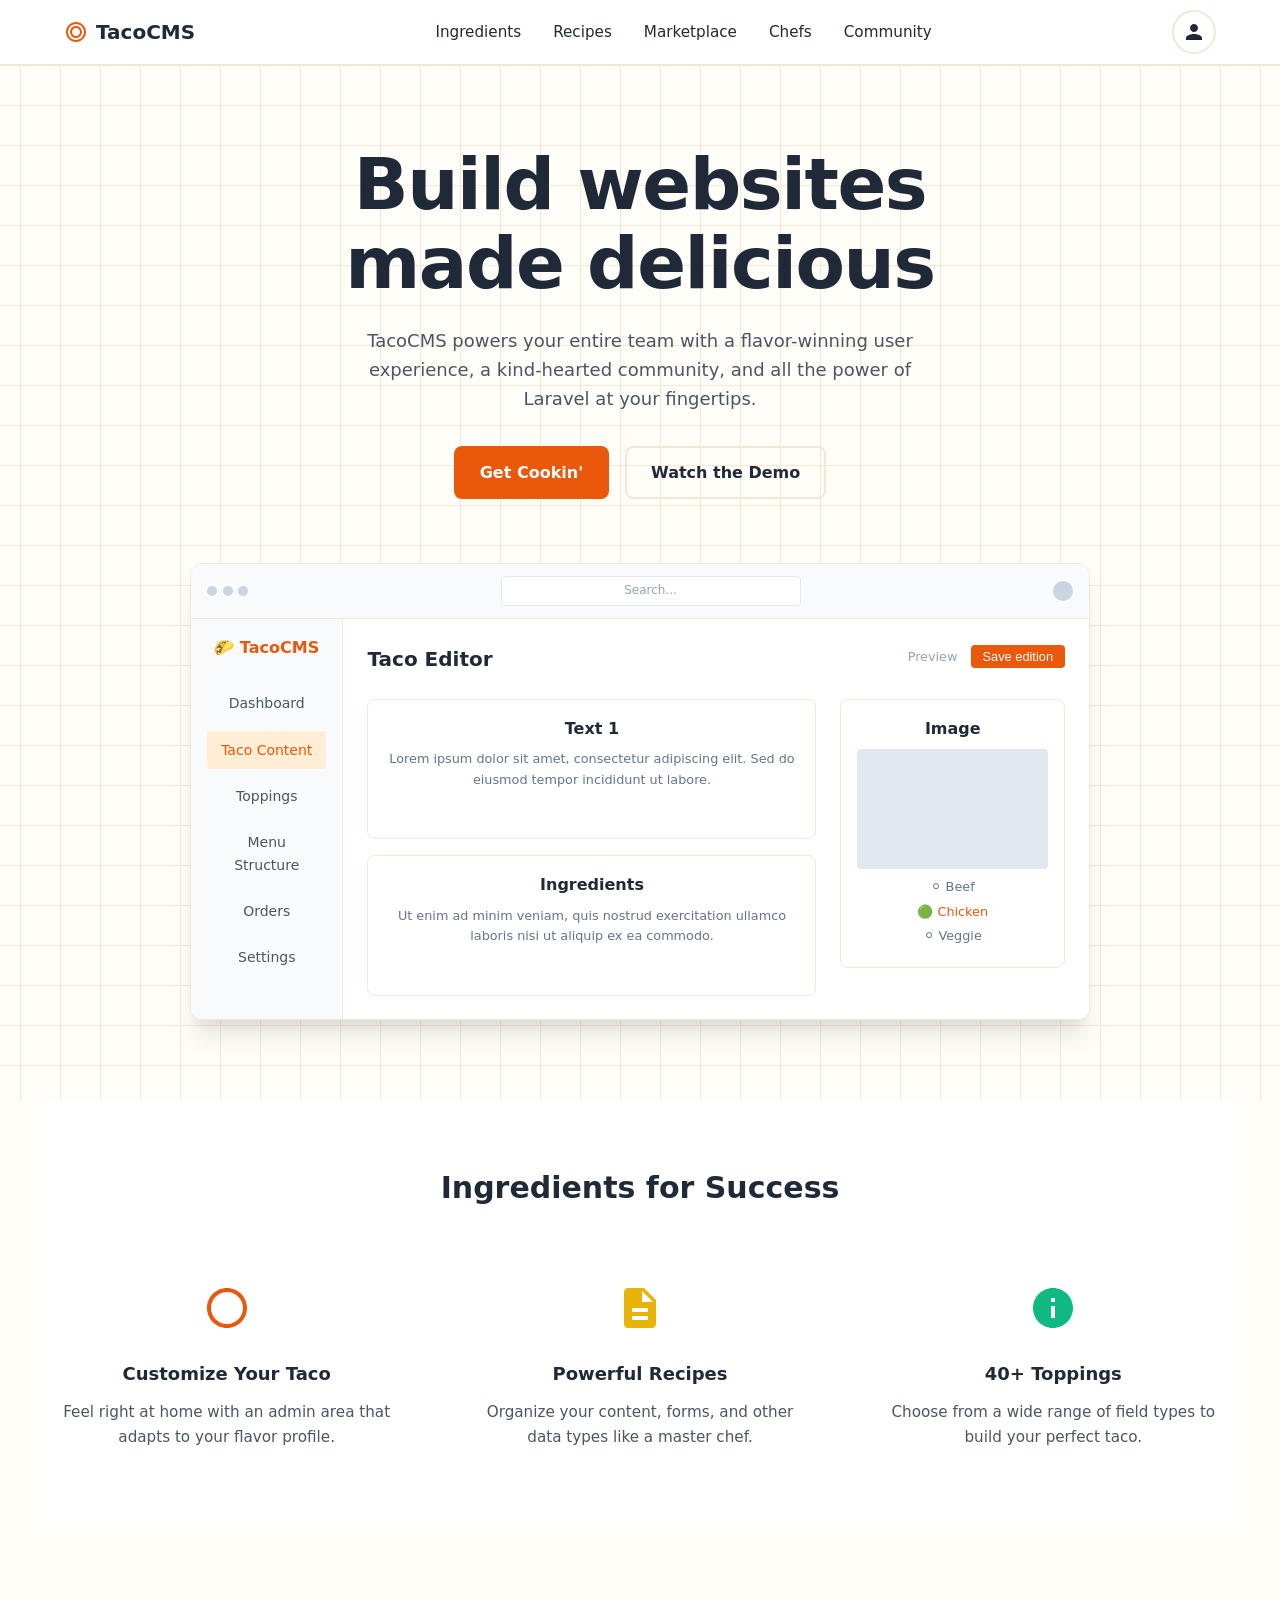
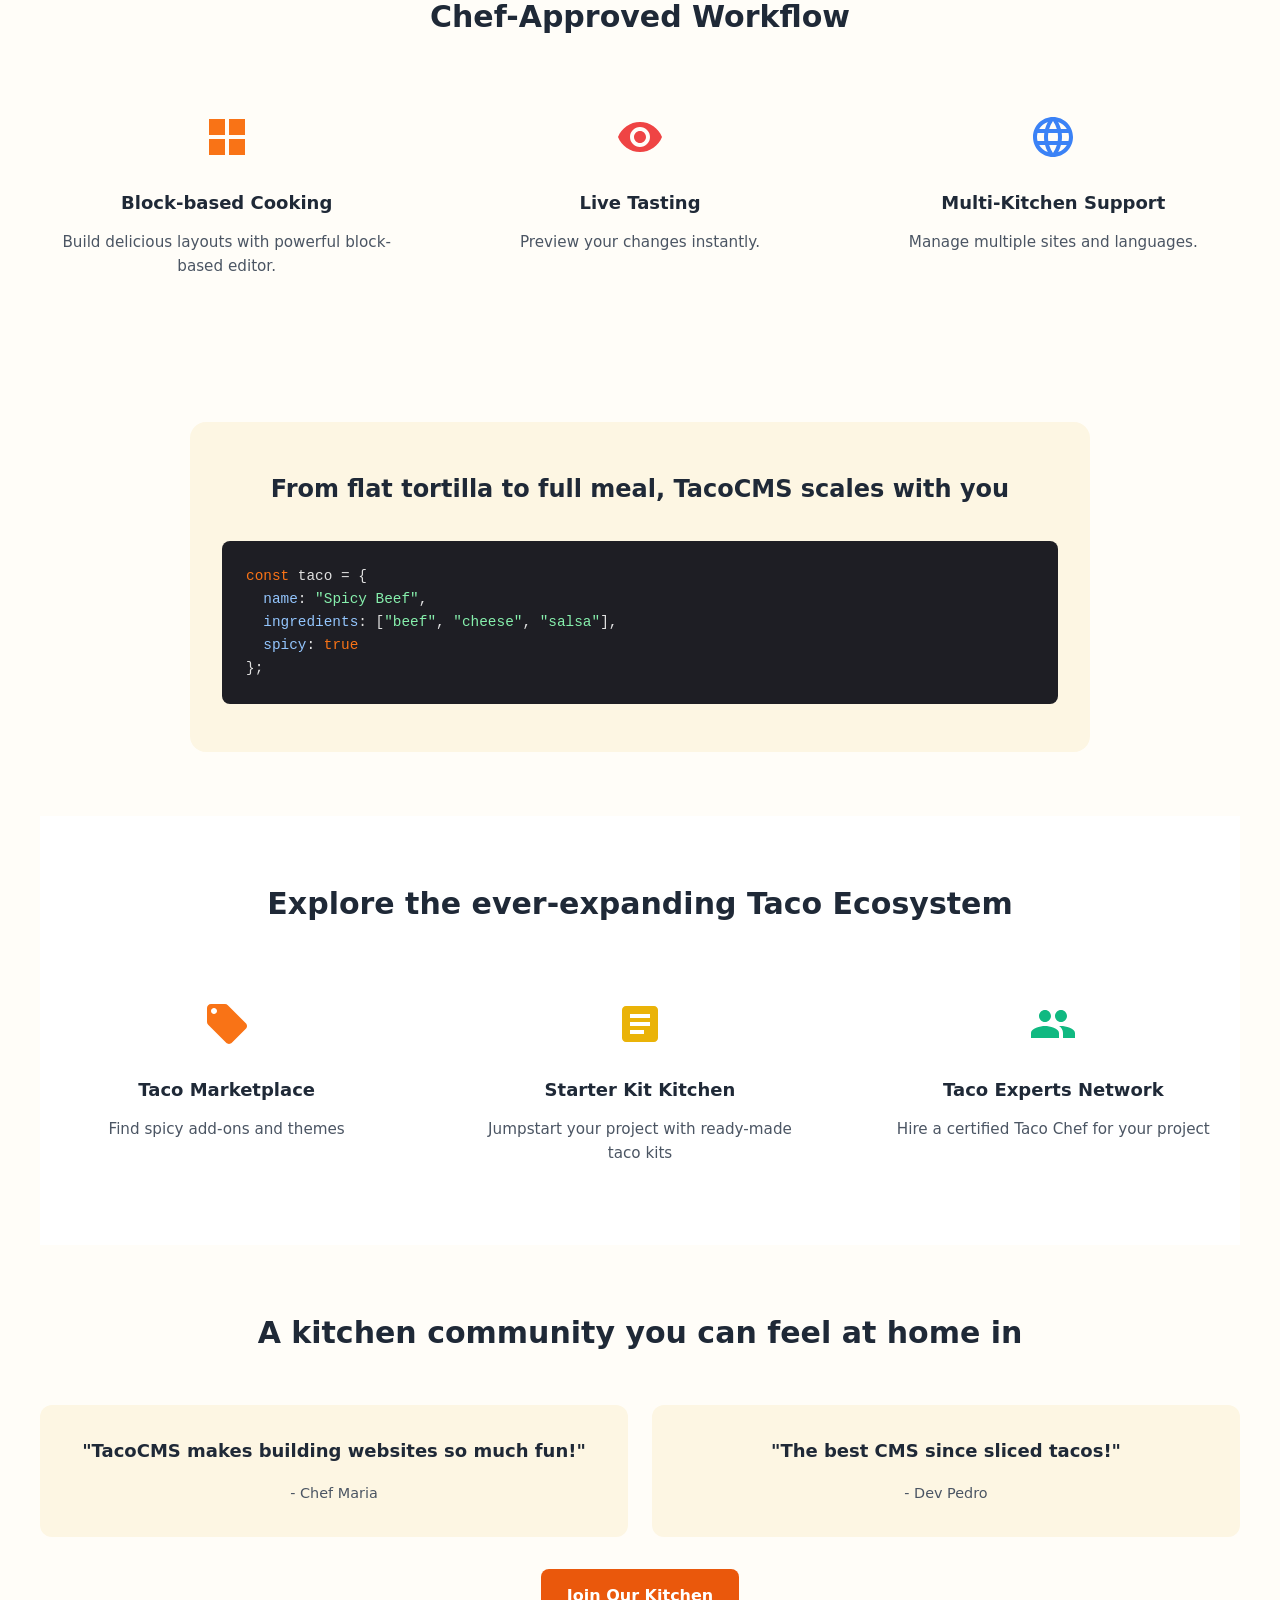
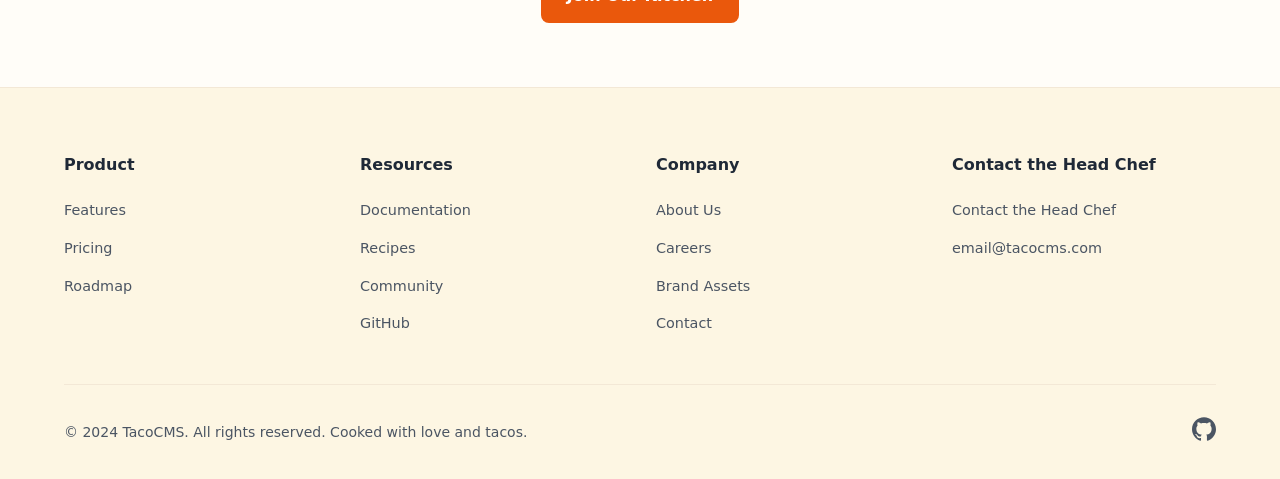
<file: _ai/tacocms-geminipro/index.html>
<!doctype html>
<html xmlns="http://www.w3.org/1999/xhtml" lang="en">
	<head>
		<meta charset="UTF-8" />
		<meta name="viewport" content="width=device-width, initial-scale=1.0" />
		<title>TacoCMS - Build websites made delicious</title>
		<style>
			:root {
				--color-primary: #ea580c;
				--color-primary-hover: #c2410c;
				--color-background: #fffdf8;
				--color-surface: #ffffff;
				--color-surface-alt: #fdf6e3;
				--color-text-main: #1f2937;
				--color-text-muted: #4b5563;
				--color-border: #f3e8d6;
				--color-code-bg: #1e1e24;
				--color-code-text: #e0e0e0;
				--grid-size: 40px;
				--font-main:
					system-ui, -apple-system, BlinkMacSystemFont, "Segoe UI", Roboto, Oxygen, Ubuntu, Cantarell,
					sans-serif;
			}

			* {
				box-sizing: border-box;
				margin: 0;
				padding: 0;
			}

			body {
				font-family: var(--font-main);
				color: var(--color-text-main);
				background-color: var(--color-background);
				line-height: 1.6;
				overflow-x: hidden;
			}

			img {
				max-width: 100%;
				height: auto;
				display: block;
			}

			a {
				text-decoration: none;
				color: inherit;
			}

			ul {
				list-style: none;
			}

			.container {
				width: 100%;
				max-width: 1200px;
				margin: 0 auto;
				padding: 0 1.5rem;
			}

			.text-center {
				text-align: center;
			}

			.btn {
				display: inline-flex;
				align-items: center;
				justify-content: center;
				padding: 0.75rem 1.5rem;
				border-radius: 0.5rem;
				font-weight: 600;
				cursor: pointer;
				transition: all 0.2s ease;
				border: 2px solid transparent;
			}

			.btn-primary {
				background-color: var(--color-primary);
				color: #ffffff;
			}

			.btn-primary:hover {
				background-color: var(--color-primary-hover);
			}

			.btn-outline {
				background-color: transparent;
				color: var(--color-text-main);
				border-color: var(--color-border);
			}

			.btn-outline:hover {
				border-color: var(--color-text-muted);
			}

			.icon-svg {
				width: 24px;
				height: 24px;
				fill: currentColor;
			}

			/* Header */
			header {
				background-color: var(--color-surface);
				border-bottom: 1px solid var(--color-border);
				position: sticky;
				top: 0;
				z-index: 50;
			}

			.header-content {
				display: flex;
				align-items: center;
				justify-content: space-between;
				height: 4rem;
			}

			.logo {
				display: flex;
				align-items: center;
				gap: 0.5rem;
				font-size: 1.25rem;
				font-weight: 800;
				color: var(--color-text-main);
			}

			.nav-links {
				display: none;
				gap: 2rem;
				font-weight: 500;
				font-size: 0.95rem;
			}

			.nav-actions {
				display: none;
				align-items: center;
				gap: 1rem;
			}

			.mobile-menu-btn {
				display: block;
				background: none;
				border: none;
				cursor: pointer;
				padding: 0.5rem;
				color: var(--color-text-main);
			}

			.mobile-menu {
				display: none;
				position: absolute;
				top: 4rem;
				left: 0;
				width: 100%;
				background-color: var(--color-surface);
				border-bottom: 1px solid var(--color-border);
				padding: 1rem;
				box-shadow: 0 4px 6px -1px rgba(0, 0, 0, 0.1);
			}

			.mobile-menu.is-active {
				display: flex;
				flex-direction: column;
				gap: 1rem;
			}

			/* Hero Section */
			.hero {
				position: relative;
				padding: 5rem 0;
				background-image:
					linear-gradient(to right, var(--color-border) 1px, transparent 1px),
					linear-gradient(to bottom, var(--color-border) 1px, transparent 1px);
				background-size: var(--grid-size) var(--grid-size);
				background-position: center top;
			}

			.hero-content {
				max-width: 800px;
				margin: 0 auto;
			}

			.hero h1 {
				font-size: 3.5rem;
				font-weight: 900;
				line-height: 1.1;
				margin-bottom: 1.5rem;
				letter-spacing: -0.02em;
			}

			.hero p {
				font-size: 1.125rem;
				color: var(--color-text-muted);
				margin-bottom: 2rem;
				max-width: 600px;
				margin-left: auto;
				margin-right: auto;
			}

			.hero-actions {
				display: flex;
				align-items: center;
				justify-content: center;
				gap: 1rem;
				margin-bottom: 4rem;
			}

			/* Mockup Editor UI */
			.mockup-wrapper {
				background-color: var(--color-surface);
				border-radius: 0.75rem;
				box-shadow:
					0 20px 25px -5px rgba(0, 0, 0, 0.1),
					0 10px 10px -5px rgba(0, 0, 0, 0.04);
				border: 1px solid var(--color-border);
				overflow: hidden;
				max-width: 900px;
				margin: 0 auto;
			}

			.mockup-header {
				background-color: #f8fafc;
				border-bottom: 1px solid var(--color-border);
				padding: 0.75rem 1rem;
				display: flex;
				align-items: center;
				gap: 0.5rem;
			}

			.mockup-dots {
				display: flex;
				gap: 0.35rem;
			}

			.mockup-dot {
				width: 10px;
				height: 10px;
				border-radius: 50%;
				background-color: #cbd5e1;
			}

			.mockup-search {
				flex-grow: 1;
				max-width: 300px;
				margin: 0 auto;
				background-color: #ffffff;
				border: 1px solid #e2e8f0;
				border-radius: 0.25rem;
				padding: 0.25rem 0.5rem;
				font-size: 0.75rem;
				color: #94a3b8;
			}

			.mockup-body {
				display: flex;
				height: 400px;
			}

			.mockup-sidebar {
				width: 200px;
				background-color: #f8fafc;
				border-right: 1px solid var(--color-border);
				padding: 1rem;
				display: flex;
				flex-direction: column;
				gap: 0.5rem;
			}

			.mockup-sidebar-item {
				padding: 0.5rem;
				border-radius: 0.25rem;
				font-size: 0.875rem;
				color: var(--color-text-muted);
				font-weight: 500;
			}

			.mockup-sidebar-item.active {
				background-color: #ffedd5;
				color: var(--color-primary);
			}

			.mockup-main {
				flex-grow: 1;
				padding: 1.5rem;
				background-color: #ffffff;
				overflow-y: auto;
			}

			.mockup-content-grid {
				display: grid;
				grid-template-columns: 2fr 1fr;
				gap: 1.5rem;
			}

			.mockup-card {
				border: 1px solid var(--color-border);
				border-radius: 0.5rem;
				padding: 1rem;
				margin-bottom: 1rem;
			}

			.mockup-img-placeholder {
				background-color: #e2e8f0;
				height: 120px;
				border-radius: 0.25rem;
				margin-bottom: 0.5rem;
			}

			/* Features Section */
			.features-section {
				padding: 4rem 0;
				background-color: #ffffff;
			}

			.section-title {
				font-size: 1.875rem;
				font-weight: 800;
				text-align: center;
				margin-bottom: 3rem;
			}

			.features-grid {
				display: grid;
				grid-template-columns: 1fr;
				gap: 2.5rem;
			}

			.feature-card {
				text-align: center;
				padding: 1rem;
			}

			.feature-icon-wrapper {
				width: 64px;
				height: 64px;
				margin: 0 auto 1.25rem auto;
				display: flex;
				align-items: center;
				justify-content: center;
			}

			.feature-title {
				font-size: 1.125rem;
				font-weight: 700;
				margin-bottom: 0.75rem;
			}

			.feature-desc {
				color: var(--color-text-muted);
				font-size: 0.95rem;
			}

			/* Scaling Section */
			.scale-section {
				padding: 4rem 0;
			}

			.scale-box {
				background-color: var(--color-surface-alt);
				border-radius: 1rem;
				padding: 3rem 2rem;
				text-align: center;
				max-width: 900px;
				margin: 0 auto;
			}

			.scale-title {
				font-size: 1.5rem;
				font-weight: 700;
				margin-bottom: 2rem;
			}

			.code-block {
				background-color: var(--color-code-bg);
				color: var(--color-code-text);
				padding: 1.5rem;
				border-radius: 0.5rem;
				font-family: monospace;
				text-align: left;
				overflow-x: auto;
				font-size: 0.9rem;
			}

			.code-keyword {
				color: #f97316;
			}
			.code-string {
				color: #86efac;
			}
			.code-property {
				color: #93c5fd;
			}

			/* Testimonials */
			.testimonials-section {
				padding: 4rem 0;
			}

			.testimonials-grid {
				display: grid;
				grid-template-columns: 1fr;
				gap: 1.5rem;
				margin-bottom: 2rem;
			}

			.testimonial-card {
				background-color: var(--color-surface-alt);
				padding: 2rem;
				border-radius: 0.75rem;
				text-align: center;
			}

			.testimonial-text {
				font-weight: 600;
				font-size: 1.125rem;
				margin-bottom: 1rem;
			}

			.testimonial-author {
				color: var(--color-text-muted);
				font-size: 0.9rem;
			}

			/* Footer */
			footer {
				background-color: var(--color-surface-alt);
				padding: 4rem 0 2rem 0;
				border-top: 1px solid var(--color-border);
			}

			.footer-grid {
				display: grid;
				grid-template-columns: 1fr 1fr;
				gap: 2rem;
				margin-bottom: 3rem;
			}

			.footer-col h4 {
				font-size: 1rem;
				font-weight: 700;
				margin-bottom: 1.25rem;
			}

			.footer-col ul {
				display: flex;
				flex-direction: column;
				gap: 0.75rem;
			}

			.footer-col a {
				color: var(--color-text-muted);
				font-size: 0.9rem;
				transition: color 0.2s;
			}

			.footer-col a:hover {
				color: var(--color-primary);
			}

			.footer-bottom {
				display: flex;
				flex-direction: column;
				align-items: center;
				gap: 1rem;
				padding-top: 2rem;
				border-top: 1px solid var(--color-border);
				color: var(--color-text-muted);
				font-size: 0.875rem;
			}

			/* Desktop Media Queries */
			@media (min-width: 768px) {
				.nav-links,
				.nav-actions {
					display: flex;
				}
				.mobile-menu-btn {
					display: none;
				}
				.hero h1 {
					font-size: 4.5rem;
				}
				.features-grid {
					grid-template-columns: repeat(3, 1fr);
				}
				.footer-grid {
					grid-template-columns: repeat(4, 1fr);
				}
				.testimonials-grid {
					grid-template-columns: repeat(2, 1fr);
				}
				.footer-bottom {
					flex-direction: row;
					justify-content: space-between;
				}
			}
		</style>
	</head>
	<body>
		<header>
			<div class="container header-content">
				<div class="logo">
					<svg class="icon-svg" viewBox="0 0 24 24" aria-hidden="true">
						<path
							d="M12 2C6.48 2 2 6.48 2 12s4.48 10 10 10 10-4.48 10-10S17.52 2 12 2zm0 18c-4.41 0-8-3.59-8-8s3.59-8 8-8 8 3.59 8 8-3.59 8-8 8z"
							fill="#ea580c"
						/>
						<path
							d="M12 6c-3.31 0-6 2.69-6 6s2.69 6 6 6 6-2.69 6-6-2.69-6-6-6zm0 10c-2.21 0-4-1.79-4-4s1.79-4 4-4 4 1.79 4 4-1.79 4-4 4z"
							fill="#ea580c"
						/>
					</svg>
					TacoCMS
				</div>

				<nav class="nav-links" aria-label="Main Navigation">
					<a href="#ingredients">Ingredients</a>
					<a href="#recipes">Recipes</a>
					<a href="#marketplace">Marketplace</a>
					<a href="#chefs">Chefs</a>
					<a href="#community">Community</a>
				</nav>

				<div class="nav-actions">
					<button
						class="btn btn-outline"
						style="padding: 0.5rem; border-radius: 50%"
						aria-label="User Profile"
					>
						<svg class="icon-svg" viewBox="0 0 24 24">
							<path
								d="M12 12c2.21 0 4-1.79 4-4s-1.79-4-4-4-4 1.79-4 4 1.79 4 4 4zm0 2c-2.67 0-8 1.34-8 4v2h16v-2c0-2.66-5.33-4-8-4z"
							/>
						</svg>
					</button>
				</div>

				<button
					class="mobile-menu-btn"
					data-action="toggle-menu"
					aria-expanded="false"
					aria-label="Toggle navigation menu"
				>
					<svg class="icon-svg" viewBox="0 0 24 24">
						<path d="M3 18h18v-2H3v2zm0-5h18v-2H3v2zm0-7v2h18V6H3z" />
					</svg>
				</button>
			</div>

			<nav class="mobile-menu" id="mobileMenu" aria-label="Mobile Navigation">
				<a href="#ingredients">Ingredients</a>
				<a href="#recipes">Recipes</a>
				<a href="#marketplace">Marketplace</a>
				<a href="#chefs">Chefs</a>
				<a href="#community">Community</a>
			</nav>
		</header>

		<main>
			<section class="hero text-center">
				<div class="container">
					<div class="hero-content">
						<h1>Build websites<br />made delicious</h1>
						<p>
							TacoCMS powers your entire team with a flavor-winning user experience, a kind-hearted
							community, and all the power of Laravel at your fingertips.
						</p>

						<div class="hero-actions">
							<a href="#get-started" class="btn btn-primary">Get Cookin'</a>
							<a href="#demo" class="btn btn-outline">Watch the Demo</a>
						</div>
					</div>

					<div class="mockup-wrapper" aria-hidden="true">
						<div class="mockup-header">
							<div class="mockup-dots">
								<div class="mockup-dot"></div>
								<div class="mockup-dot"></div>
								<div class="mockup-dot"></div>
							</div>
							<div class="mockup-search">Search...</div>
							<div
								style="width: 20px; height: 20px; background: #cbd5e1; border-radius: 50%"
							></div>
						</div>
						<div class="mockup-body">
							<div class="mockup-sidebar text-left">
								<div style="font-weight: bold; margin-bottom: 1rem; color: #ea580c">
									🌮 TacoCMS
								</div>
								<div class="mockup-sidebar-item">Dashboard</div>
								<div class="mockup-sidebar-item active">Taco Content</div>
								<div class="mockup-sidebar-item">Toppings</div>
								<div class="mockup-sidebar-item">Menu Structure</div>
								<div class="mockup-sidebar-item">Orders</div>
								<div class="mockup-sidebar-item">Settings</div>
							</div>
							<div class="mockup-main text-left">
								<div
									style="
										display: flex;
										justify-content: space-between;
										margin-bottom: 1.5rem;
									"
								>
									<h3 style="font-size: 1.25rem">Taco Editor</h3>
									<div>
										<span style="font-size: 0.8rem; color: #94a3b8; margin-right: 0.5rem"
											>Preview</span
										>
										<button
											style="
												background: #ea580c;
												color: white;
												border: none;
												padding: 0.25rem 0.75rem;
												border-radius: 0.25rem;
												font-size: 0.8rem;
											"
										>
											Save edition
										</button>
									</div>
								</div>

								<div class="mockup-content-grid">
									<div>
										<div class="mockup-card">
											<h4 style="margin-bottom: 0.5rem">Text 1</h4>
											<p style="font-size: 0.8rem; color: #64748b">
												Lorem ipsum dolor sit amet, consectetur adipiscing elit. Sed
												do eiusmod tempor incididunt ut labore.
											</p>
										</div>
										<div class="mockup-card">
											<h4 style="margin-bottom: 0.5rem">Ingredients</h4>
											<p style="font-size: 0.8rem; color: #64748b">
												Ut enim ad minim veniam, quis nostrud exercitation ullamco
												laboris nisi ut aliquip ex ea commodo.
											</p>
										</div>
									</div>
									<div>
										<div class="mockup-card">
											<h4 style="margin-bottom: 0.5rem">Image</h4>
											<div class="mockup-img-placeholder"></div>
											<div style="font-size: 0.8rem; color: #64748b">
												<div style="margin-bottom: 0.25rem">⚪ Beef</div>
												<div style="margin-bottom: 0.25rem; color: #ea580c">
													🟢 Chicken
												</div>
												<div style="margin-bottom: 0.25rem">⚪ Veggie</div>
											</div>
										</div>
									</div>
								</div>
							</div>
						</div>
					</div>
				</div>
			</section>

			<section id="ingredients" class="features-section container">
				<h2 class="section-title">Ingredients for Success</h2>
				<div class="features-grid">
					<article class="feature-card">
						<div class="feature-icon-wrapper">
							<svg
								class="icon-svg"
								viewBox="0 0 24 24"
								style="width: 48px; height: 48px; fill: #ea580c"
							>
								<path
									d="M12 2C6.48 2 2 6.48 2 12s4.48 10 10 10 10-4.48 10-10S17.52 2 12 2zm0 18c-4.41 0-8-3.59-8-8s3.59-8 8-8 8 3.59 8 8-3.59 8-8 8z"
								/>
							</svg>
						</div>
						<h3 class="feature-title">Customize Your Taco</h3>
						<p class="feature-desc">
							Feel right at home with an admin area that adapts to your flavor profile.
						</p>
					</article>
					<article class="feature-card">
						<div class="feature-icon-wrapper">
							<svg
								class="icon-svg"
								viewBox="0 0 24 24"
								style="width: 48px; height: 48px; fill: #eab308"
							>
								<path
									d="M14 2H6c-1.1 0-1.99.9-1.99 2L4 20c0 1.1.89 2 1.99 2H18c1.1 0 2-.9 2-2V8l-6-6zm2 16H8v-2h8v2zm0-4H8v-2h8v2zm-3-5V3.5L18.5 9H13z"
								/>
							</svg>
						</div>
						<h3 class="feature-title">Powerful Recipes</h3>
						<p class="feature-desc">
							Organize your content, forms, and other data types like a master chef.
						</p>
					</article>
					<article class="feature-card">
						<div class="feature-icon-wrapper">
							<svg
								class="icon-svg"
								viewBox="0 0 24 24"
								style="width: 48px; height: 48px; fill: #10b981"
							>
								<path
									d="M12 22C6.477 22 2 17.523 2 12S6.477 2 12 2s10 4.477 10 10-4.477 10-10 10zm-1-11v6h2v-6h-2zm0-4v2h2V7h-2z"
								/>
							</svg>
						</div>
						<h3 class="feature-title">40+ Toppings</h3>
						<p class="feature-desc">
							Choose from a wide range of field types to build your perfect taco.
						</p>
					</article>
				</div>
			</section>

			<section id="workflow" class="features-section container" style="background-color: transparent">
				<h2 class="section-title">Chef-Approved Workflow</h2>
				<div class="features-grid">
					<article class="feature-card">
						<div class="feature-icon-wrapper">
							<svg
								class="icon-svg"
								viewBox="0 0 24 24"
								style="width: 48px; height: 48px; fill: #f97316"
							>
								<path d="M3 3h8v8H3zM13 3h8v8h-8zM3 13h8v8H3zM13 13h8v8h-8z" />
							</svg>
						</div>
						<h3 class="feature-title">Block-based Cooking</h3>
						<p class="feature-desc">Build delicious layouts with powerful block-based editor.</p>
					</article>
					<article class="feature-card">
						<div class="feature-icon-wrapper">
							<svg
								class="icon-svg"
								viewBox="0 0 24 24"
								style="width: 48px; height: 48px; fill: #ef4444"
							>
								<path
									d="M12 4.5C7 4.5 2.73 7.61 1 12c1.73 4.39 6 7.5 11 7.5s9.27-3.11 11-7.5c-1.73-4.39-6-7.5-11-7.5zM12 17c-2.76 0-5-2.24-5-5s2.24-5 5-5 5 2.24 5 5-2.24 5-5 5zm0-8c-1.66 0-3 1.34-3 3s1.34 3 3 3 3-1.34 3-3-1.34-3-3-3z"
								/>
							</svg>
						</div>
						<h3 class="feature-title">Live Tasting</h3>
						<p class="feature-desc">Preview your changes instantly.</p>
					</article>
					<article class="feature-card">
						<div class="feature-icon-wrapper">
							<svg
								class="icon-svg"
								viewBox="0 0 24 24"
								style="width: 48px; height: 48px; fill: #3b82f6"
							>
								<path
									d="M11.99 2C6.47 2 2 6.48 2 12s4.47 10 9.99 10C17.52 22 22 17.52 22 12S17.52 2 11.99 2zm6.93 6h-2.95c-.32-1.25-.78-2.45-1.38-3.56 1.84.63 3.37 1.91 4.33 3.56zM12 4.04c.83 1.2 1.48 2.53 1.91 3.96h-3.82c.43-1.43 1.08-2.76 1.91-3.96zM4.26 14C4.1 13.36 4 12.69 4 12s.1-1.36.26-2h3.38c-.08.66-.14 1.32-.14 2s.06 1.34.14 2H4.26zm.82 2h2.95c.32 1.25.78 2.45 1.38 3.56-1.84-.63-3.37-1.9-4.33-3.56zm2.95-8H5.08c.96-1.66 2.49-2.93 4.33-3.56C8.81 5.55 8.35 6.75 8.03 8zM12 19.96c-.83-1.2-1.48-2.53-1.91-3.96h3.82c-.43 1.43-1.08 2.76-1.91 3.96zM14.34 14H9.66c-.09-.66-.16-1.32-.16-2s.07-1.35.16-2h4.68c.09.65.16 1.32.16 2s-.07 1.34-.16 2zm.25 5.56c.6-1.11 1.06-2.31 1.38-3.56h2.95c-.96 1.65-2.49 2.93-4.33 3.56zM16.36 14c.08-.66.14-1.32.14-2s-.06-1.34-.14-2h3.38c.16.64.26 1.31.26 2s-.1 1.36-.26 2h-3.38z"
								/>
							</svg>
						</div>
						<h3 class="feature-title">Multi-Kitchen Support</h3>
						<p class="feature-desc">Manage multiple sites and languages.</p>
					</article>
				</div>
			</section>

			<section id="scale" class="scale-section container">
				<div class="scale-box">
					<h2 class="scale-title">From flat tortilla to full meal, TacoCMS scales with you</h2>
					<div class="code-block">
						<span class="code-keyword">const</span> taco = { <br />
						&nbsp;&nbsp;<span class="code-property">name</span>:
						<span class="code-string">"Spicy Beef"</span>, <br />
						&nbsp;&nbsp;<span class="code-property">ingredients</span>: [<span class="code-string"
							>"beef"</span
						>, <span class="code-string">"cheese"</span>, <span class="code-string">"salsa"</span>],
						<br />
						&nbsp;&nbsp;<span class="code-property">spicy</span>:
						<span class="code-keyword">true</span> <br />
						};
					</div>
				</div>
			</section>

			<section id="ecosystem" class="features-section container">
				<h2 class="section-title">Explore the ever-expanding Taco Ecosystem</h2>
				<div class="features-grid">
					<article class="feature-card">
						<div class="feature-icon-wrapper">
							<svg
								class="icon-svg"
								viewBox="0 0 24 24"
								style="width: 48px; height: 48px; fill: #f97316"
							>
								<path
									d="M21.41 11.58l-9-9C12.05 2.22 11.55 2 11 2H4c-1.1 0-2 .9-2 2v7c0 .55.22 1.05.59 1.42l9 9c.36.36.86.58 1.41.58.55 0 1.05-.22 1.41-.59l7-7c.37-.36.59-.86.59-1.41 0-.55-.23-1.06-.59-1.42zM5.5 7C4.67 7 4 6.33 4 5.5S4.67 4 5.5 4 7 4.67 7 5.5 6.33 7 5.5 7z"
								/>
							</svg>
						</div>
						<h3 class="feature-title">Taco Marketplace</h3>
						<p class="feature-desc">Find spicy add-ons and themes</p>
					</article>
					<article class="feature-card">
						<div class="feature-icon-wrapper">
							<svg
								class="icon-svg"
								viewBox="0 0 24 24"
								style="width: 48px; height: 48px; fill: #eab308"
							>
								<path
									d="M19 3H5c-1.1 0-2 .9-2 2v14c0 1.1.9 2 2 2h14c1.1 0 2-.9 2-2V5c0-1.1-.9-2-2-2zm-5 14H7v-2h7v2zm3-4H7v-2h10v2zm0-4H7V7h10v2z"
								/>
							</svg>
						</div>
						<h3 class="feature-title">Starter Kit Kitchen</h3>
						<p class="feature-desc">Jumpstart your project with ready-made taco kits</p>
					</article>
					<article class="feature-card">
						<div class="feature-icon-wrapper">
							<svg
								class="icon-svg"
								viewBox="0 0 24 24"
								style="width: 48px; height: 48px; fill: #10b981"
							>
								<path
									d="M16 11c1.66 0 2.99-1.34 2.99-3S17.66 5 16 5c-1.66 0-3 1.34-3 3s1.34 3 3 3zm-8 0c1.66 0 2.99-1.34 2.99-3S9.66 5 8 5C6.34 5 5 6.34 5 8s1.34 3 3 3zm0 2c-2.33 0-7 1.17-7 3.5V19h14v-2.5c0-2.33-4.67-3.5-7-3.5zm8 0c-.29 0-.62.02-.97.05 1.16.84 1.97 1.97 1.97 3.45V19h6v-2.5c0-2.33-4.67-3.5-7-3.5z"
								/>
							</svg>
						</div>
						<h3 class="feature-title">Taco Experts Network</h3>
						<p class="feature-desc">Hire a certified Taco Chef for your project</p>
					</article>
				</div>
			</section>

			<section id="testimonials" class="testimonials-section container text-center">
				<h2 class="section-title">A kitchen community you can feel at home in</h2>

				<div class="testimonials-grid">
					<article class="testimonial-card">
						<p class="testimonial-text">"TacoCMS makes building websites so much fun!"</p>
						<p class="testimonial-author">- Chef Maria</p>
					</article>
					<article class="testimonial-card">
						<p class="testimonial-text">"The best CMS since sliced tacos!"</p>
						<p class="testimonial-author">- Dev Pedro</p>
					</article>
				</div>

				<a href="#join" class="btn btn-primary">Join Our Kitchen</a>
			</section>
		</main>

		<footer>
			<div class="container">
				<div class="footer-grid">
					<div class="footer-col">
						<h4>Product</h4>
						<ul>
							<li><a href="#features">Features</a></li>
							<li><a href="#pricing">Pricing</a></li>
							<li><a href="#roadmap">Roadmap</a></li>
						</ul>
					</div>
					<div class="footer-col">
						<h4>Resources</h4>
						<ul>
							<li><a href="#documentation">Documentation</a></li>
							<li><a href="#recipes-docs">Recipes</a></li>
							<li><a href="#community">Community</a></li>
							<li><a href="#github">GitHub</a></li>
						</ul>
					</div>
					<div class="footer-col">
						<h4>Company</h4>
						<ul>
							<li><a href="#about">About Us</a></li>
							<li><a href="#careers">Careers</a></li>
							<li><a href="#brand">Brand Assets</a></li>
							<li><a href="#contact">Contact</a></li>
						</ul>
					</div>
					<div class="footer-col">
						<h4>Contact the Head Chef</h4>
						<ul>
							<li><a href="mailto:email@tacocms.com">Contact the Head Chef</a></li>
							<li><a href="mailto:email@tacocms.com">email@tacocms.com</a></li>
						</ul>
					</div>
				</div>

				<div class="footer-bottom">
					<p>&copy; 2024 TacoCMS. All rights reserved. Cooked with love and tacos.</p>
					<a href="#github" aria-label="GitHub Repository">
						<svg class="icon-svg" viewBox="0 0 24 24">
							<path
								d="M12 .297c-6.63 0-12 5.373-12 12 0 5.303 3.438 9.8 8.205 11.385.6.113.82-.258.82-.577 0-.285-.01-1.04-.015-2.04-3.338.724-4.042-1.61-4.042-1.61C4.422 18.07 3.633 17.7 3.633 17.7c-1.087-.744.084-.729.084-.729 1.205.084 1.838 1.236 1.838 1.236 1.07 1.835 2.809 1.305 3.495.998.108-.776.417-1.305.76-1.605-2.665-.3-5.466-1.332-5.466-5.93 0-1.31.465-2.38 1.235-3.22-.135-.303-.54-1.523.105-3.176 0 0 1.005-.322 3.3 1.23.96-.267 1.98-.399 3-.405 1.02.006 2.04.138 3 .405 2.28-1.552 3.285-1.23 3.285-1.23.645 1.653.24 2.873.12 3.176.765.84 1.23 1.91 1.23 3.22 0 4.61-2.805 5.625-5.475 5.92.42.36.81 1.096.81 2.22 0 1.606-.015 2.896-.015 3.286 0 .315.21.69.825.57C20.565 22.092 24 17.592 24 12.297c0-6.627-5.373-12-12-12"
							/>
						</svg>
					</a>
				</div>
			</div>
		</footer>

		<script>
			"use strict";

			const handleMobileMenuToggle = (event) => {
				const toggleButton = event.target.closest('[data-action="toggle-menu"]');

				if (toggleButton) {
					const mobileMenu = document.getElementById("mobileMenu");
					if (mobileMenu) {
						const isExpanded = toggleButton.getAttribute("aria-expanded") === "true";
						toggleButton.setAttribute("aria-expanded", String(!isExpanded));
						mobileMenu.classList.toggle("is-active");
					}
				}
			};

			const setupEventListeners = () => {
				document.addEventListener("click", handleMobileMenuToggle);
			};

			const init = () => {
				setupEventListeners();
			};

			init();
		</script>
	</body>
</html>
</file>
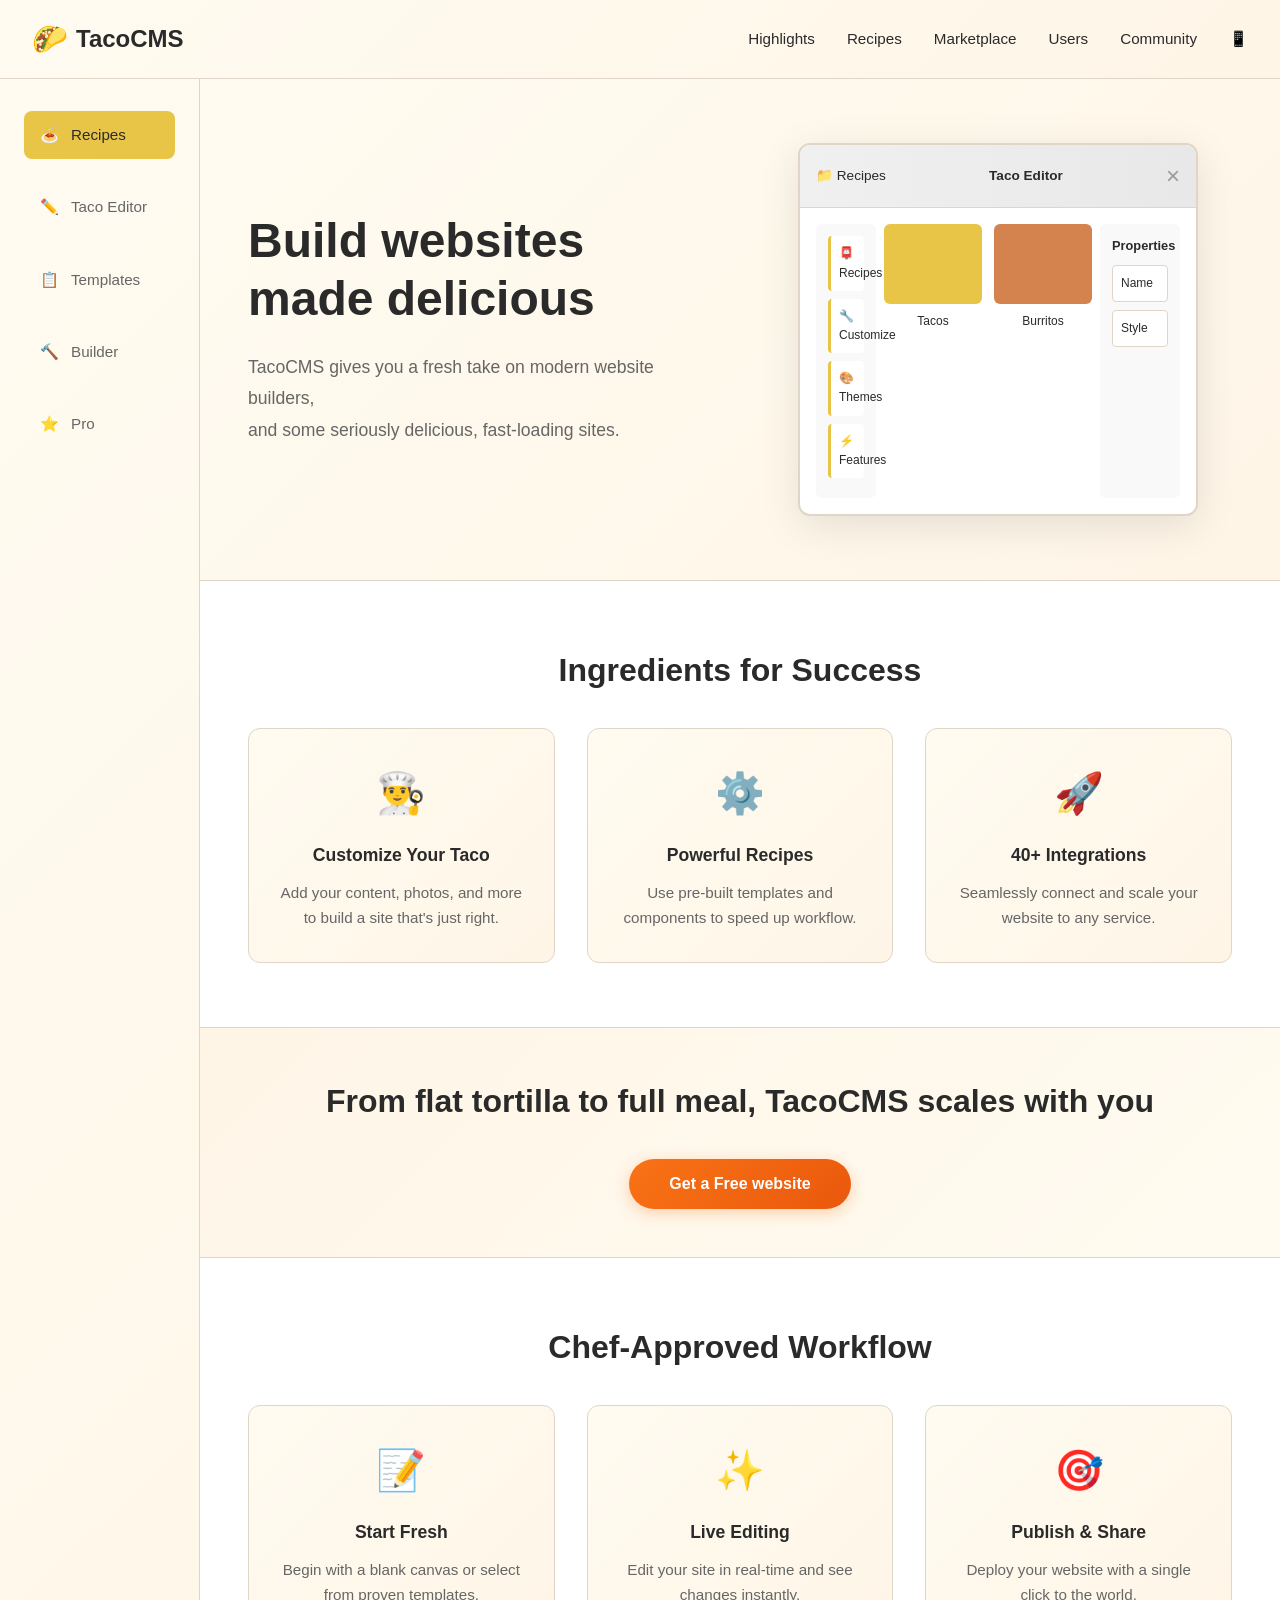
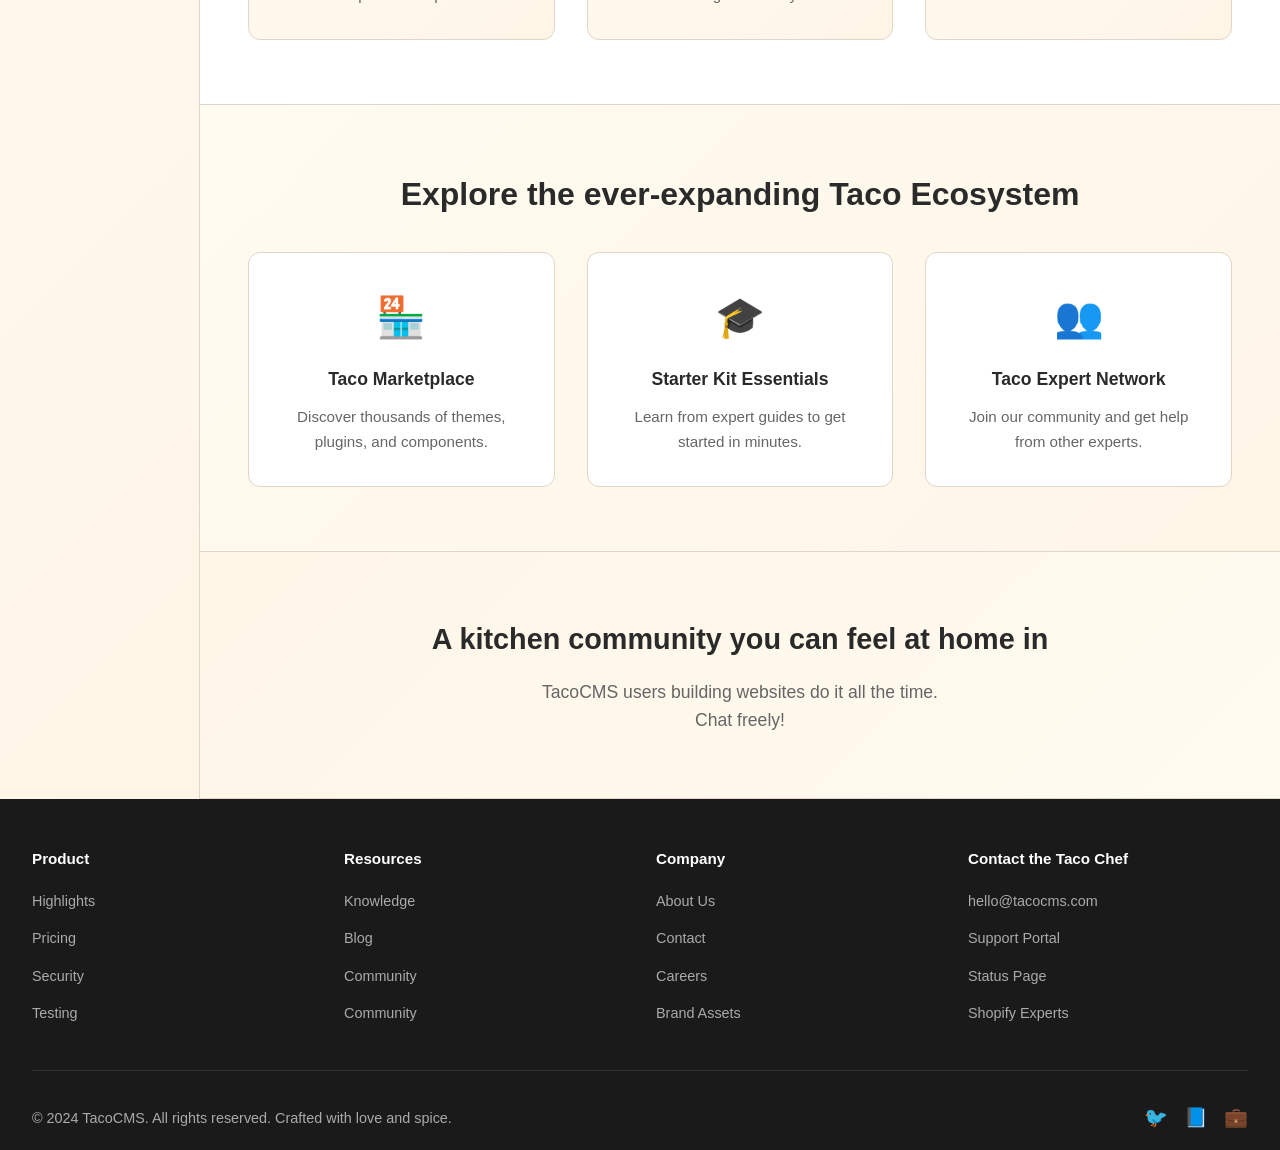
<file: _ai/tacocms-haiku4.5/index.html>
<!doctype html>
<html lang="en">
	<head>
		<meta charset="UTF-8" />
		<meta name="viewport" content="width=device-width, initial-scale=1.0" />
		<title>TacoCMS - Build websites made delicious</title>
		<link rel="stylesheet" href="style.css" />
	</head>
	<body>
		<div class="wrapper">
			<!-- Header -->
			<header class="header">
				<div class="header-container">
					<div class="logo">
						<span class="logo-icon">🌮</span>
						<span class="logo-text">TacoCMS</span>
					</div>
					<nav class="header-nav">
						<a href="#home">Highlights</a>
						<a href="#recipes">Recipes</a>
						<a href="#features">Marketplace</a>
						<a href="#workflow">Users</a>
						<a href="#ecosystem">Community</a>
						<a href="#account">📱</a>
					</nav>
				</div>
			</header>

			<!-- Main Layout -->
			<div class="main-layout">
				<!-- Sidebar Navigation -->
				<aside class="sidebar">
					<nav class="sidebar-nav">
						<div class="nav-item active" data-section="recipes">
							🍝
							<span>Recipes</span>
						</div>
						<div class="nav-item" data-section="editor">
							✏️
							<span>Taco Editor</span>
						</div>
						<div class="nav-item" data-section="templates">
							📋
							<span>Templates</span>
						</div>
						<div class="nav-item" data-section="builder">
							🔨
							<span>Builder</span>
						</div>
						<div class="nav-item" data-section="pro">
							⭐
							<span>Pro</span>
						</div>
					</nav>
				</aside>

				<!-- Main Content -->
				<main class="main-content">
					<!-- Hero Section -->
					<section class="hero" id="home">
						<div class="hero-content">
							<h1>Build websites<br />made delicious</h1>
							<p>
								TacoCMS gives you a fresh take on modern website builders,<br />and some
								seriously delicious, fast-loading sites.
							</p>
						</div>
						<div class="hero-visual">
							<div class="taco-editor-preview">
								<div class="preview-header">
									<span>📁 Recipes</span>
									<span class="header-center">Taco Editor</span>
									<span class="close-btn">×</span>
								</div>
								<div class="preview-content">
									<div class="left-panel">
										<div class="panel-item">📮 Recipes</div>
										<div class="panel-item">🔧 Customize</div>
										<div class="panel-item">🎨 Themes</div>
										<div class="panel-item">⚡ Features</div>
									</div>
									<div class="center-panel">
										<div class="recipe-cards">
											<div class="recipe-card">
												<img
													src="data:image/svg+xml,%3Csvg xmlns='http://www.w3.org/2000/svg' width='100' height='100'%3E%3Crect fill='%23E8C547' width='100' height='100'/%3E%3C/svg%3E"
													alt="Recipe"
												/>
												<span>Tacos</span>
											</div>
											<div class="recipe-card">
												<img
													src="data:image/svg+xml,%3Csvg xmlns='http://www.w3.org/2000/svg' width='100' height='100'%3E%3Crect fill='%23D4834F' width='100' height='100'/%3E%3C/svg%3E"
													alt="Recipe"
												/>
												<span>Burritos</span>
											</div>
										</div>
									</div>
									<div class="right-panel">
										<div class="panel-label">Properties</div>
										<div class="properties-list">
											<div class="property">Name</div>
											<div class="property">Style</div>
										</div>
									</div>
								</div>
							</div>
						</div>
					</section>

					<!-- Ingredients Section -->
					<section class="ingredients" id="recipes">
						<h2>Ingredients for Success</h2>
						<div class="ingredients-grid">
							<div class="ingredient-card">
								<div class="ingredient-icon">👨‍🍳</div>
								<h3>Customize Your Taco</h3>
								<p>Add your content, photos, and more to build a site that's just right.</p>
							</div>
							<div class="ingredient-card">
								<div class="ingredient-icon">⚙️</div>
								<h3>Powerful Recipes</h3>
								<p>Use pre-built templates and components to speed up workflow.</p>
							</div>
							<div class="ingredient-card">
								<div class="ingredient-icon">🚀</div>
								<h3>40+ Integrations</h3>
								<p>Seamlessly connect and scale your website to any service.</p>
							</div>
						</div>
					</section>

					<!-- Featured CTA -->
					<section class="featured-cta" id="features">
						<h2>From flat tortilla to full meal, TacoCMS scales with you</h2>
						<button class="cta-button">Get a Free website</button>
					</section>

					<!-- Workflow Section -->
					<section class="workflow" id="workflow">
						<h2>Chef-Approved Workflow</h2>
						<div class="workflow-grid">
							<div class="workflow-card">
								<div class="workflow-icon">📝</div>
								<h3>Start Fresh</h3>
								<p>Begin with a blank canvas or select from proven templates.</p>
							</div>
							<div class="workflow-card">
								<div class="workflow-icon">✨</div>
								<h3>Live Editing</h3>
								<p>Edit your site in real-time and see changes instantly.</p>
							</div>
							<div class="workflow-card">
								<div class="workflow-icon">🎯</div>
								<h3>Publish & Share</h3>
								<p>Deploy your website with a single click to the world.</p>
							</div>
						</div>
					</section>

					<!-- Ecosystem Section -->
					<section class="ecosystem" id="ecosystem">
						<h2>Explore the ever-expanding Taco Ecosystem</h2>
						<div class="ecosystem-grid">
							<div class="ecosystem-card">
								<div class="ecosystem-icon">🏪</div>
								<h3>Taco Marketplace</h3>
								<p>Discover thousands of themes, plugins, and components.</p>
							</div>
							<div class="ecosystem-card">
								<div class="ecosystem-icon">🎓</div>
								<h3>Starter Kit Essentials</h3>
								<p>Learn from expert guides to get started in minutes.</p>
							</div>
							<div class="ecosystem-card">
								<div class="ecosystem-icon">👥</div>
								<h3>Taco Expert Network</h3>
								<p>Join our community and get help from other experts.</p>
							</div>
						</div>
					</section>

					<!-- Kitchen Community Section -->
					<section class="community" id="community">
						<div class="community-content">
							<h2>A kitchen community you can feel at home in</h2>
							<p>TacoCMS users building websites do it all the time.<br />Chat freely!</p>
						</div>
					</section>
				</main>
			</div>

			<!-- Footer -->
			<footer class="footer">
				<div class="footer-container">
					<div class="footer-column">
						<h4>Product</h4>
						<ul>
							<li><a href="#">Highlights</a></li>
							<li><a href="#">Pricing</a></li>
							<li><a href="#">Security</a></li>
							<li><a href="#">Testing</a></li>
						</ul>
					</div>
					<div class="footer-column">
						<h4>Resources</h4>
						<ul>
							<li><a href="#">Knowledge</a></li>
							<li><a href="#">Blog</a></li>
							<li><a href="#">Community</a></li>
							<li><a href="#">Community</a></li>
						</ul>
					</div>
					<div class="footer-column">
						<h4>Company</h4>
						<ul>
							<li><a href="#">About Us</a></li>
							<li><a href="#">Contact</a></li>
							<li><a href="#">Careers</a></li>
							<li><a href="#">Brand Assets</a></li>
						</ul>
					</div>
					<div class="footer-column">
						<h4>Contact the Taco Chef</h4>
						<ul>
							<li><a href="#">hello@tacocms.com</a></li>
							<li><a href="#">Support Portal</a></li>
							<li><a href="#">Status Page</a></li>
							<li><a href="#">Shopify Experts</a></li>
						</ul>
					</div>
				</div>
				<div class="footer-bottom">
					<p>&copy; 2024 TacoCMS. All rights reserved. Crafted with love and spice.</p>
					<div class="footer-social">
						<a href="#">🐦</a>
						<a href="#">📘</a>
						<a href="#">💼</a>
					</div>
				</div>
			</footer>
		</div>

		<script src="script.js"></script>
	</body>
</html>
</file>
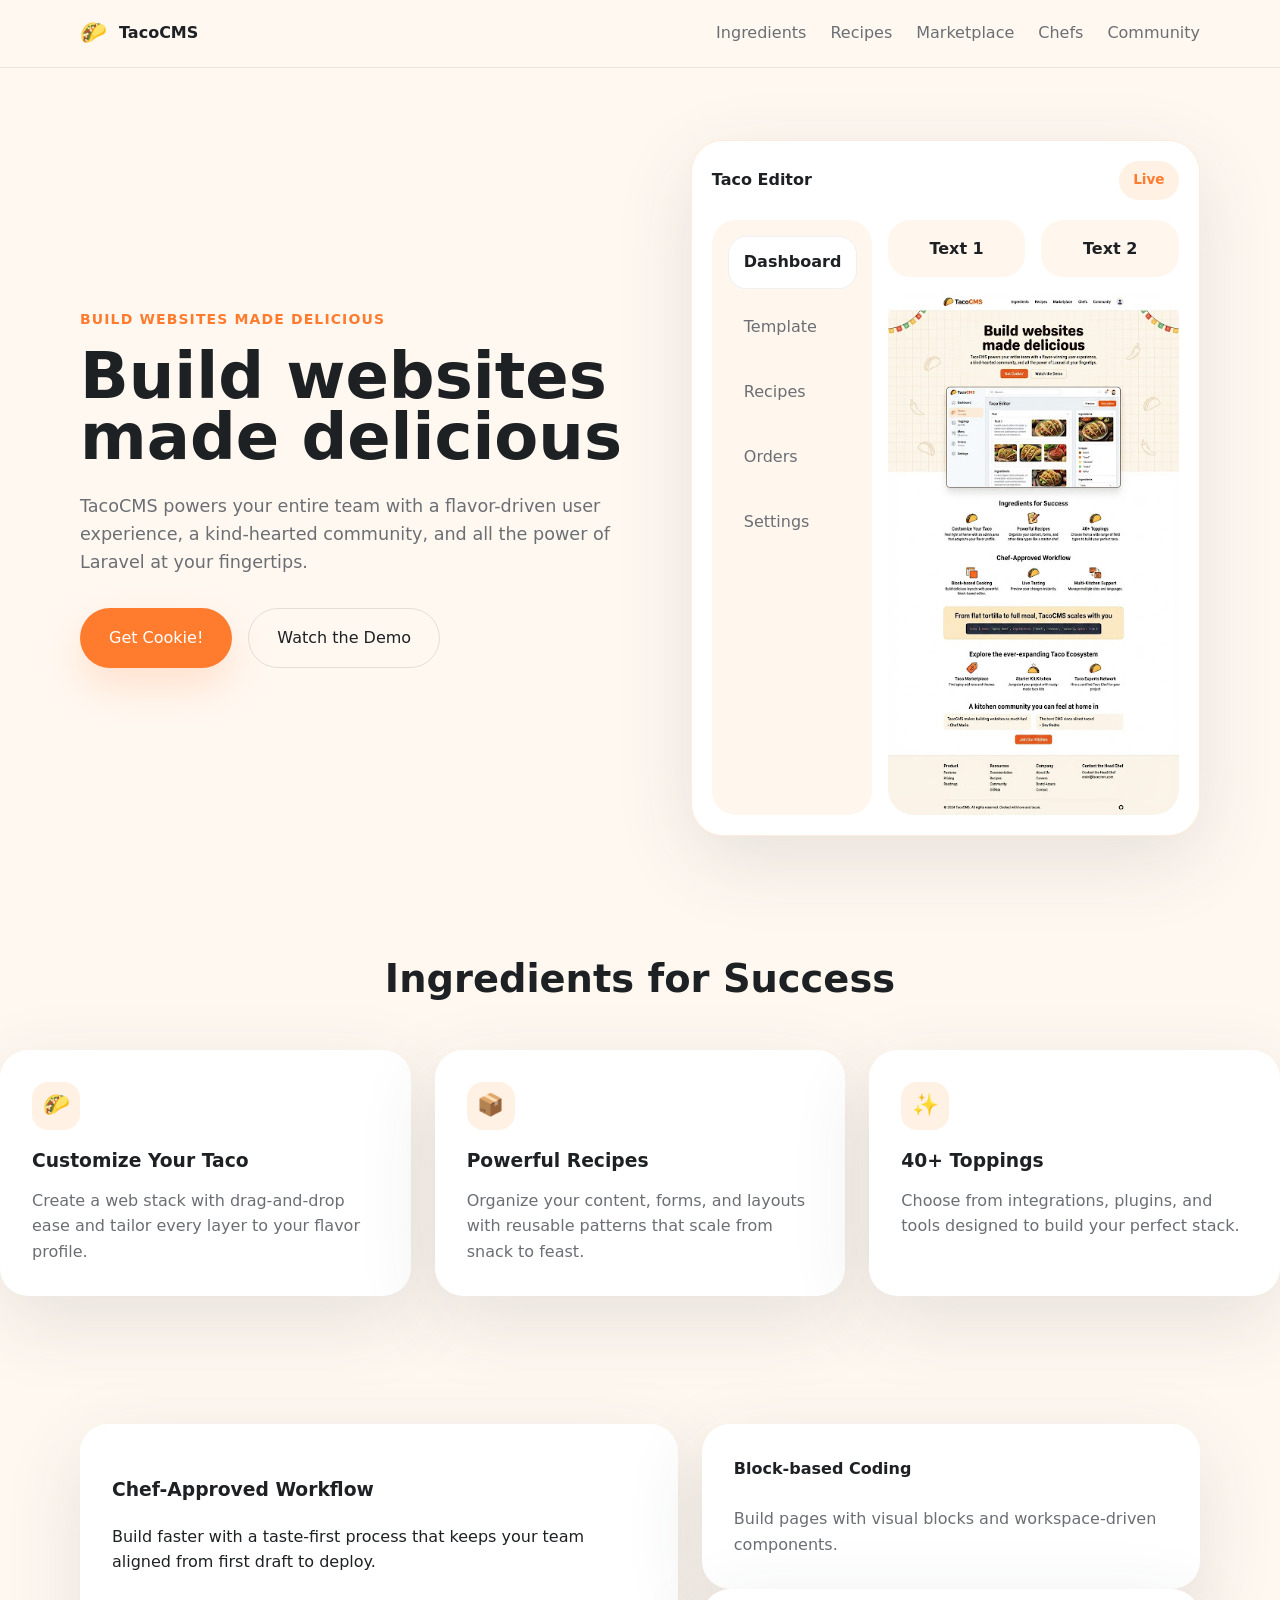
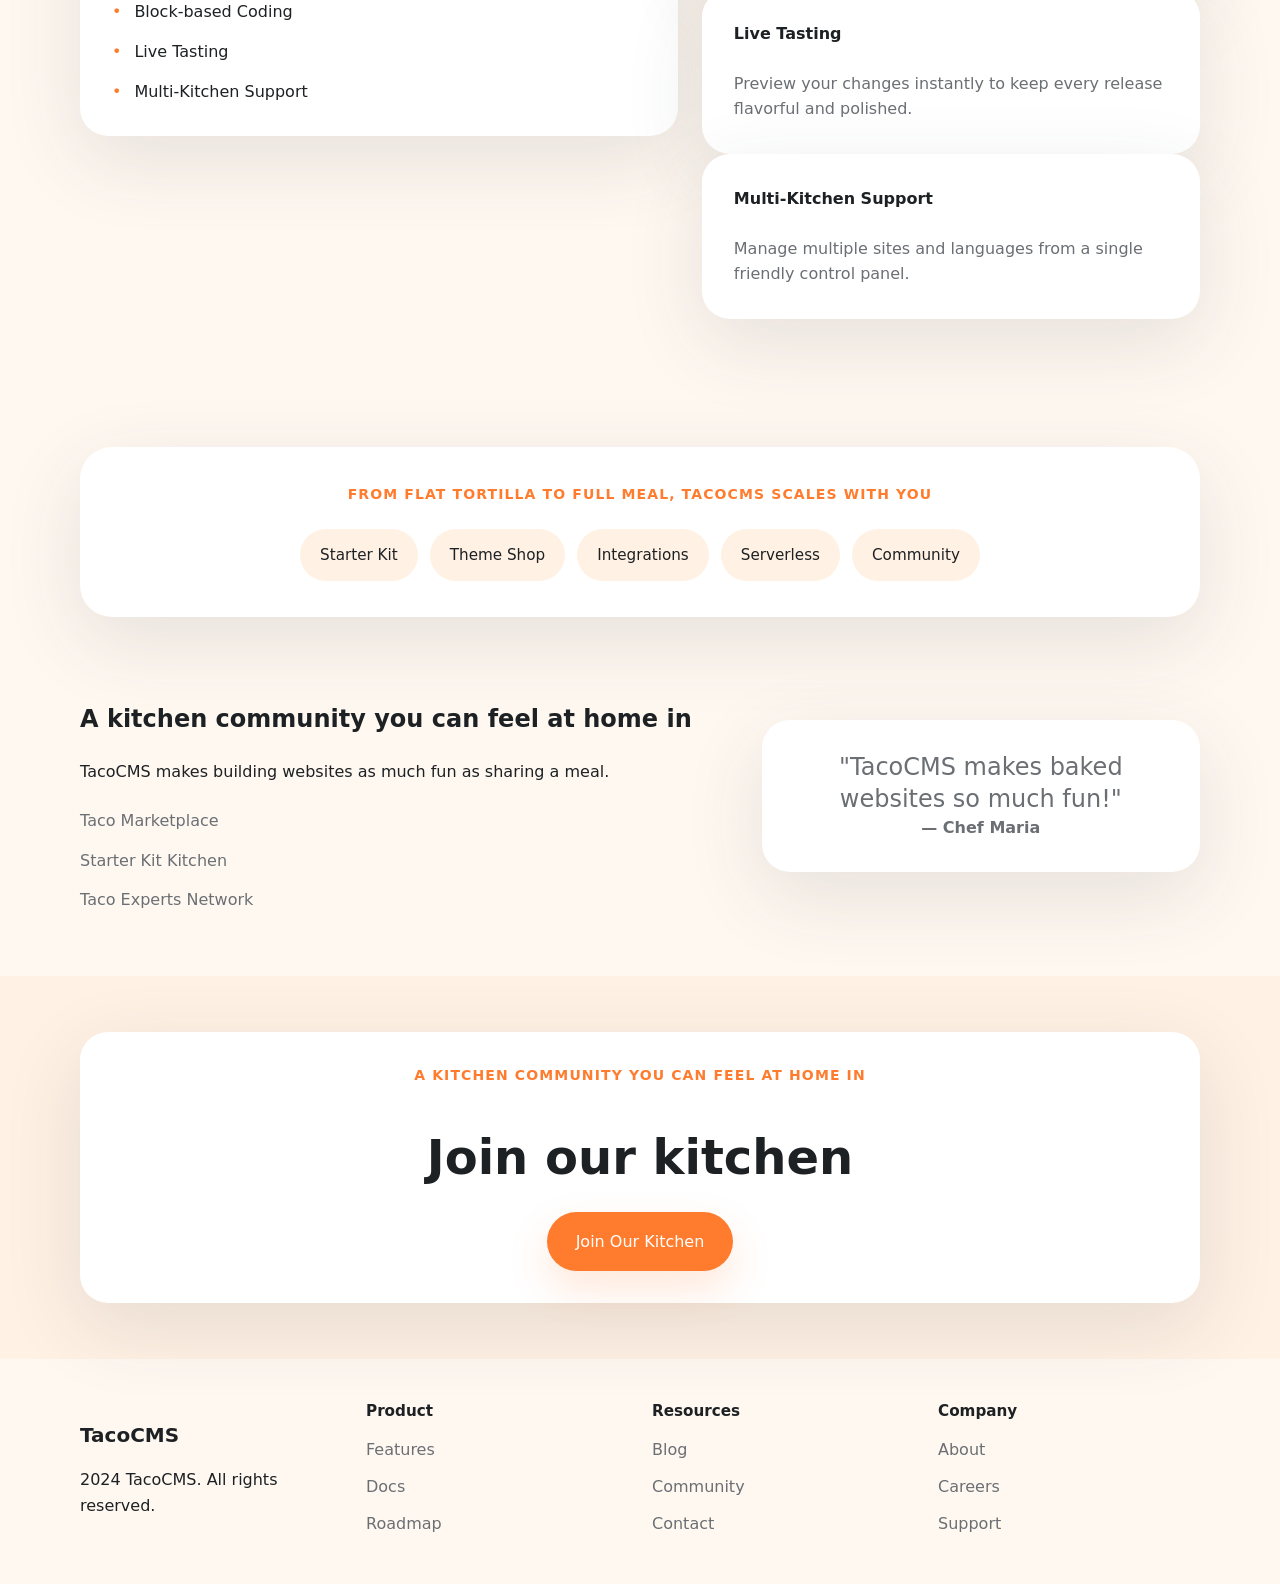
<file: _ai/tacocms-raptormini/index.html>
<!DOCTYPE html>
<html lang="en">
<head>
<meta charset="UTF-8" />
<meta name="viewport" content="width=device-width, initial-scale=1.0" />
<title>TacoCMS - Build websites made delicious</title>
<link rel="stylesheet" href="style.css" />
</head>
<body>
<header class="site-header">
<div class="container header-inner">
<a class="brand" href="#home">
<span class="brand-mark">🌮</span>
<span class="brand-name">TacoCMS</span>
</a>
<nav class="primary-nav" aria-label="Primary navigation" id="primary-navigation">
<ul>
<li><a href="#ingredients">Ingredients</a></li>
<li><a href="#recipes">Recipes</a></li>
<li><a href="#marketplace">Marketplace</a></li>
<li><a href="#chefs">Chefs</a></li>
<li><a href="#community">Community</a></li>
</ul>
</nav>
<button class="nav-toggle" aria-expanded="false" aria-controls="primary-navigation">
<span class="sr-only">Toggle navigation</span>
<span></span>
<span></span>
<span></span>
</button>
</div>
</header>
<main>
<section class="hero" id="home">
<div class="container hero-grid">
<div class="hero-copy">
<p class="eyebrow">Build websites made delicious</p>
<h1>Build websites made delicious</h1>
<p class="hero-text">TacoCMS powers your entire team with a flavor-driven user experience, a kind-hearted community, and all the power of Laravel at your fingertips.</p>
<div class="hero-actions">
<a class="button button-primary" href="#demo">Get Cookie!</a>
<a class="button button-secondary" href="#demo">Watch the Demo</a>
</div>
</div>
<div class="hero-media" aria-label="TacoCMS editor preview">
<div class="mockup-card">
<div class="mockup-bar">
<div class="mockup-title">Taco Editor</div>
<div class="mockup-status">Live</div>
</div>
<div class="mockup-panel">
<aside class="mockup-sidebar">
<ul>
<li class="active">Dashboard</li>
<li>Template</li>
<li>Recipes</li>
<li>Orders</li>
<li>Settings</li>
</ul>
</aside>
<div class="mockup-content">
<div class="mockup-widgets">
<div class="widget-card">Text 1</div>
<div class="widget-card">Text 2</div>
</div>
<div class="mockup-image">
<img src="tacocms.jpg" alt="TacoCMS editor screenshot" />
</div>
</div>
</div>
</div>
</div>
</section>
<section class="section section-features" id="ingredients">
<div class="container section-header">
<h2>Ingredients for Success</h2>
</div>
<div class="feature-grid">
<article class="feature-card">
<div class="feature-icon">🌮</div>
<h3>Customize Your Taco</h3>
<p>Create a web stack with drag-and-drop ease and tailor every layer to your flavor profile.</p>
</article>
<article class="feature-card">
<div class="feature-icon">📦</div>
<h3>Powerful Recipes</h3>
<p>Organize your content, forms, and layouts with reusable patterns that scale from snack to feast.</p>
</article>
<article class="feature-card">
<div class="feature-icon">✨</div>
<h3>40+ Toppings</h3>
<p>Choose from integrations, plugins, and tools designed to build your perfect stack.</p>
</article>
</div>
</section>
<section class="section section-workflow" id="recipes">
<div class="container workflow-grid">
<div class="workflow-card">
<h3>Chef-Approved Workflow</h3>
<p>Build faster with a taste-first process that keeps your team aligned from first draft to deploy.</p>
<ul>
<li>Block-based Coding</li>
<li>Live Tasting</li>
<li>Multi-Kitchen Support</li>
</ul>
</div>
<div class="workflow-details">
<div class="detail-card">
<h4>Block-based Coding</h4>
<p>Build pages with visual blocks and workspace-driven components.</p>
</div>
<div class="detail-card">
<h4>Live Tasting</h4>
<p>Preview your changes instantly to keep every release flavorful and polished.</p>
</div>
<div class="detail-card">
<h4>Multi-Kitchen Support</h4>
<p>Manage multiple sites and languages from a single friendly control panel.</p>
</div>
</div>
</div>
</section>
<section class="section section-ecosystem" id="marketplace">
<div class="container ecosystem-panel">
<p class="eyebrow">From flat tortilla to full meal, TacoCMS scales with you</p>
<div class="pill-list" aria-label="Platform capabilities">
<span>Starter Kit</span>
<span>Theme Shop</span>
<span>Integrations</span>
<span>Serverless</span>
<span>Community</span>
</div>
</div>
</section>
<section class="section section-community" id="community">
<div class="container community-grid">
<div>
<h2>A kitchen community you can feel at home in</h2>
<p>TacoCMS makes building websites as much fun as sharing a meal.</p>
<ul>
<li>Taco Marketplace</li>
<li>Starter Kit Kitchen</li>
<li>Taco Experts Network</li>
</ul>
</div>
<div class="community-card">
<p class="community-quote">"TacoCMS makes baked websites so much fun!"</p>
<p class="community-author">— Chef Maria</p>
</div>
</div>
</section>
<section class="section cta-strip" id="demo">
<div class="container cta-content">
<p class="eyebrow">A kitchen community you can feel at home in</p>
<h2>Join our kitchen</h2>
<a class="button button-primary" href="mailto:chef@tacocms.com">Join Our Kitchen</a>
</div>
</section>
</main>
<footer class="site-footer">
<div class="container footer-grid">
<div>
<p class="footer-brand">TacoCMS</p>
<p>2024 TacoCMS. All rights reserved.</p>
</div>
<div>
<h4>Product</h4>
<ul>
<li><a href="#ingredients">Features</a></li>
<li><a href="#recipes">Docs</a></li>
<li><a href="#marketplace">Roadmap</a></li>
</ul>
</div>
<div>
<h4>Resources</h4>
<ul>
<li><a href="#community">Blog</a></li>
<li><a href="#community">Community</a></li>
<li><a href="#demo">Contact</a></li>
</ul>
</div>
<div>
<h4>Company</h4>
<ul>
<li><a href="#home">About</a></li>
<li><a href="#home">Careers</a></li>
<li><a href="#home">Support</a></li>
</ul>
</div>
</div>
</footer>
<script src="script.js"></script>
</body>
</html>
</file>
<file: style.css>
:root {
	--paper: #f8f1e4;
	--paper-strong: #efe3cb;
	--paper-soft: rgb(255, 250, 239);
	--ink: #20150d;
	--ink-soft: #5d4e42;
	--line: rgba(99, 73, 44, 0.2);
	--accent: rgb(234, 106, 27);
	--accent-strong: #be4d10;
	--accent-soft: #fff2dc;
	--card: #fffdf8;
	--focus-ring: 0 0 0 0.22rem rgba(234, 106, 27, 0.35);
	--shadow: 0 1rem 2.3rem rgba(74, 52, 30, 0.16);
	--radius-s: 0.6rem;
	--radius-m: 1rem;
	--radius-l: 1.4rem;
	--radius-pill: 999px;
	--space-xs: 0.35rem;
	--space-s: 0.6rem;
	--space-m: 1rem;
	--space-l: 1.25rem;
	--space-xl: 1.8rem;
	--content-max: 72rem;
	--transition-fast: 220ms ease;
	--transition-slow: 580ms cubic-bezier(0.19, 1, 0.22, 1);
}

* {
	box-sizing: border-box;
}

*::before,
*::after {
	box-sizing: border-box;
}

html {
	scroll-behavior: smooth;
}

body {
	margin: 0;
	min-height: 100vh;
	color: var(--ink);
	font-family: "Inter", sans-serif;
	line-height: 1.5;
	background-attachment: fixed;
	background-color: var(--paper);
	background-image: url(_images/bg2.webp);
	background-repeat: no-repeat;
	background-position: center;
	background-size: cover;
}
body::before {
	content: "";
	position: fixed;
	inset: 0;
	background: rgba(234, 106, 27, 0.8);
	pointer-events: none;
	width: 100%;
	height: 100%;
	/* mix-blend-mode: hue; */
}

a {
	color: inherit;
	text-decoration: none;
}

.skip-link {
	position: absolute;
	left: 0.75rem;
	top: -3rem;
	z-index: 100;
	padding: 0.6rem 0.9rem;
	border-radius: var(--radius-s);
	background: var(--accent);
	color: #fff;
	font-weight: 700;
}

.skip-link:focus-visible {
	top: 0.75rem;
	box-shadow: var(--focus-ring);
}

.page-wrap {
	max-width: var(--content-max);
	margin: 0 auto;
	background: linear-gradient(180deg, rgba(255, 250, 239, 0.76), rgba(255, 252, 247, 0.92));
	position: relative;
}

.site-header {
	position: sticky;
	top: 0;
	z-index: 40;
	display: flex;
	align-items: center;
	justify-content: space-between;
	gap: var(--space-m);
	padding: 0.95rem var(--space-l);
	border-bottom: 1px solid var(--line);
	background: rgba(248, 241, 228, 0.95);
	backdrop-filter: blur(0.5rem);
}

.brand {
	display: flex;
	align-items: center;
	gap: 0.55rem;
}
.brand-logo {
	height: 22px;
}

.brand-name {
	font-weight: bold;
	letter-spacing: 0.01em;
	font-size: 1.5rem;
}
.brand-name span {
	color: var(--accent-strong);
}

.brand-mark {
	position: relative;
	width: 1.8rem;
	height: 1.4rem;
	display: inline-block;
}

.shell-top,
.shell-fill,
.shell-base {
	position: absolute;
	display: block;
}

.shell-top {
	left: 0.15rem;
	top: 0;
	width: 1.45rem;
	height: 0.72rem;
	border: 0.11rem solid var(--ink);
	border-bottom: 0;
	border-radius: 1rem 1rem 0 0;
	background: #f3c162;
	transform: rotate(-12deg);
}

.shell-fill {
	left: 0.2rem;
	top: 0.45rem;
	width: 1.35rem;
	height: 0.5rem;
	border-radius: 0.5rem;
	background: linear-gradient(90deg, #e5541f, #f58f3d);
	transform: rotate(-12deg);
}

.shell-base {
	left: 0.05rem;
	top: 0.68rem;
	width: 1.6rem;
	height: 0.2rem;
	border-radius: var(--radius-pill);
	background: var(--ink);
	transform: rotate(-12deg);
}

.menu-toggle {
	border: 1px solid var(--line);
	border-radius: var(--radius-pill);
	background: var(--card);
	color: var(--ink);
	padding: 0.5rem 0.9rem;
	font-weight: 700;
	cursor: pointer;
	transition:
		transform var(--transition-fast),
		background-color var(--transition-fast);
}

.menu-toggle:hover {
	background: var(--paper-soft);
	transform: translateY(-1px);
}

.menu-toggle:focus-visible {
	outline: none;
	box-shadow: var(--focus-ring);
}

.primary-nav {
	display: none;
	position: absolute;
	top: calc(100% + 0.45rem);
	left: var(--space-m);
	right: var(--space-m);
	flex-direction: column;
	gap: 0.25rem;
	padding: 0.75rem;
	border: 1px solid var(--line);
	border-radius: var(--radius-m);
	background: var(--card);
	box-shadow: var(--shadow);
}

.primary-nav.is-open {
	display: flex;
}

.primary-nav a {
	border-radius: 0.45rem;
	padding: 0.45rem 0.6rem;
	font-size: 0.92rem;
	font-weight: 700;
	color: var(--ink-soft);
	transition:
		color var(--transition-fast),
		background-color var(--transition-fast);
}

.primary-nav a:hover {
	color: var(--ink);
	background: var(--paper-soft);
}

.primary-nav a:focus-visible {
	outline: none;
	box-shadow: var(--focus-ring);
}

.profile-link {
	display: inline-flex;
	align-items: center;
	gap: 0.35rem;
}

.profile-dot {
	width: 0.6rem;
	height: 0.6rem;
	border-radius: 50%;
	border: 1px solid var(--ink);
	background: linear-gradient(180deg, #f5d088, #ef8d2e);
}

.hero {
	position: relative;
	overflow: hidden;
	text-align: center;
	padding: 2.3rem var(--space-l) 1.2rem;
}

.hero::before {
	content: "";
	position: absolute;
	top: 0;
	left: 0;
	right: 0;
	height: 1.1rem;
	opacity: 0.65;
	background: radial-gradient(
			circle at 0.78rem 0,
			transparent 0.62rem,
			#dc7b2b 0.64rem,
			#dc7b2b 0.82rem,
			transparent 0.84rem
		)
		0 0 / 1.56rem 1.1rem repeat-x;
}

.hero::after {
	content: "";
	position: absolute;
	top: 4.2rem;
	left: 0;
	right: 0;
	height: 12rem;
	pointer-events: none;
	background:
		radial-gradient(circle at 14% 45%, rgba(232, 176, 117, 0.23) 0 2.4rem, transparent 2.45rem),
		radial-gradient(circle at 84% 35%, rgba(232, 176, 117, 0.23) 0 2.2rem, transparent 2.25rem);
}

.hero > * {
	position: relative;
	z-index: 1;
}

.hero h1 {
	margin: 0;
	font-size: clamp(2rem, 9vw, 4rem);
	line-height: 0.95;
	letter-spacing: 0.01em;
	font-family: "Rockwell", "Arial Black", "Copperplate", serif;
}

.hero p {
	max-width: 38rem;
	margin: 1rem auto 0;
	color: var(--ink-soft);
	font-size: 1rem;
}

.hero-actions {
	margin-top: 1.1rem;
	display: flex;
	flex-wrap: wrap;
	justify-content: center;
	gap: 0.65rem;
}

.btn {
	display: inline-flex;
	align-items: center;
	justify-content: center;
	gap: 0.4rem;
	border-radius: var(--radius-pill);
	border: 1px solid transparent;
	padding: 0.55rem 1rem;
	font-size: 0.92rem;
	font-weight: 800;
	cursor: pointer;
	transition:
		transform var(--transition-fast),
		background-color var(--transition-fast),
		color var(--transition-fast),
		border-color var(--transition-fast);
}

.btn:hover {
	transform: translateY(-1px);
}

.btn:focus-visible {
	outline: none;
	box-shadow: var(--focus-ring);
}

.btn-primary {
	background: var(--accent);
	color: #fff;
}

.btn-primary:hover {
	background: var(--accent-strong);
}

.btn-secondary {
	border-color: var(--line);
	color: var(--ink);
	background: var(--paper-soft);
}

.btn-secondary:hover {
	background: #fff;
}

.app-window {
	margin: var(--space-xl) auto 0;
	max-width: 54rem;
	border-radius: var(--radius-l);
	border: 1px solid var(--line);
	background: var(--card);
	box-shadow: var(--shadow);
	overflow: hidden;
	text-align: left;
	animation: liftIn 860ms cubic-bezier(0.2, 0.9, 0.26, 1) both;
}

.window-top {
	display: flex;
	align-items: center;
	gap: 0.7rem;
	padding: 0.55rem 0.9rem;
	border-bottom: 1px solid var(--line);
	background: #f2e8d7;
}

.window-top p {
	margin: 0;
	font-size: 0.8rem;
	font-weight: 800;
	color: var(--ink-soft);
}

.window-dots {
	display: flex;
	gap: 0.35rem;
}

.window-dots span {
	width: 0.52rem;
	height: 0.52rem;
	border-radius: 50%;
	border: 1px solid rgba(72, 53, 35, 0.2);
	background: #d8ab73;
}

.window-body {
	display: grid;
	grid-template-columns: 1fr;
}

.window-sidebar {
	padding: 0.9rem;
	border-bottom: 1px solid var(--line);
	background: #faf4e7;
}

.window-sidebar ul {
	list-style: none;
	margin: 0;
	padding: 0;
	display: grid;
	gap: 0.42rem;
}

.window-sidebar li {
	color: var(--ink-soft);
	font-size: 0.82rem;
	font-weight: 700;
}

.window-sidebar .is-active {
	color: var(--ink);
}

.window-main {
	padding: var(--space-m);
}

.main-heading {
	display: flex;
	justify-content: space-between;
	align-items: center;
	gap: var(--space-s);
}

.main-heading h2 {
	margin: 0;
	font-size: 1rem;
	font-family: "Rockwell", "Arial Black", "Copperplate", serif;
}

.main-heading span {
	color: var(--ink-soft);
	font-size: 0.74rem;
	font-weight: 700;
}

.text-lines {
	display: grid;
	gap: 0.45rem;
	margin-top: 0.7rem;
}

.text-lines span {
	display: block;
	height: 0.45rem;
	border-radius: var(--radius-pill);
	background: #f0dfc7;
}

.text-lines span:last-child {
	width: 74%;
}

.text-lines-short span {
	height: 0.36rem;
}

.preview-grid {
	margin-top: 0.85rem;
	display: grid;
	grid-template-columns: repeat(2, minmax(0, 1fr));
	gap: 0.55rem;
}

.preview-item {
	display: block;
	position: relative;
	overflow: hidden;
	border-radius: 0.55rem;
	aspect-ratio: 4 / 3;
	background: linear-gradient(135deg, #e89d50, #ba4a0f);
}

.preview-item::before {
	content: "";
	position: absolute;
	top: 24%;
	left: 18%;
	width: 64%;
	height: 52%;
	border-radius: 50%;
	background: rgba(255, 230, 178, 0.7);
}

.preview-item.two {
	background: linear-gradient(140deg, #f0b467, #d15f20);
}

.preview-item.three {
	background: linear-gradient(145deg, #e89642, #aa390f);
}

.preview-item.four {
	background: linear-gradient(145deg, #f6bf75, #c2511a);
}

.window-panel {
	padding: var(--space-m);
	border-top: 1px solid var(--line);
	background: #fff8ec;
}

.window-panel h3 {
	margin: 0 0 0.52rem;
	font-size: 0.84rem;
	font-family: "Rockwell", "Arial Black", "Copperplate", serif;
}

.window-panel dl {
	margin: 0;
	display: grid;
	gap: 0.28rem;
}

.window-panel dt {
	font-size: 0.68rem;
	text-transform: uppercase;
	letter-spacing: 0.06em;
	color: var(--ink-soft);
	font-weight: 700;
}

.window-panel dd {
	margin: 0 0 0.46rem;
	font-size: 0.82rem;
	font-weight: 700;
}

.info-section {
	padding: 1.4rem var(--space-l) 1.1rem;
}

.info-section h2,
.promo h2,
.testimonial h2 {
	margin: 0;
	text-align: center;
	font-family: "Rockwell", "Arial Black", "Copperplate", serif;
	font-size: clamp(1.45rem, 4.8vw, 2.1rem);
}

.feature-grid {
	margin-top: 1rem;
	display: grid;
	gap: 0.95rem;
}

.feature-card {
	text-align: center;
	border-radius: var(--radius-m);
	padding: 0.8rem 0.7rem;
	background: rgba(255, 250, 240, 0.6);
	border: 1px solid rgba(113, 84, 53, 0.14);
}

.feature-card h3 {
	margin: 0.38rem 0 0.25rem;
	font-size: 1rem;
	font-family: "Rockwell", "Arial Black", "Copperplate", serif;
}

.feature-card p {
	margin: 0;
	font-size: 0.86rem;
	color: var(--ink-soft);
}

.feature-icon {
	position: relative;
	/* display: inline-block;
	width: 2.65rem;
	height: 2.65rem;
	border: 1px solid rgba(73, 51, 30, 0.2);
	border-radius: 50%;
	background: white; */
}

.feature-icon img {
	width: 3rem;
}

/* .feature-icon::before,
.feature-icon::after {
	content: "";
	position: absolute;
	border-radius: 999px;
	background: #e5601b;
}

.icon-plate::before {
	left: 0.52rem;
	top: 1.02rem;
	width: 1.58rem;
	height: 0.28rem;
}

.icon-plate::after {
	left: 0.85rem;
	top: 0.62rem;
	width: 0.94rem;
	height: 0.34rem;
}

.icon-recipes::before {
	left: 0.6rem;
	top: 0.66rem;
	width: 1.4rem;
	height: 0.3rem;
	transform: rotate(-18deg);
}

.icon-recipes::after {
	left: 0.66rem;
	top: 1.2rem;
	width: 1.25rem;
	height: 0.3rem;
	transform: rotate(12deg);
}

.icon-toppings::before {
	left: 0.56rem;
	top: 0.65rem;
	width: 1.52rem;
	height: 0.42rem;
}

.icon-toppings::after {
	left: 0.95rem;
	top: 1.2rem;
	width: 0.76rem;
	height: 0.76rem;
	border-radius: 50%;
}

.icon-cook::before {
	left: 0.58rem;
	top: 0.82rem;
	width: 1.45rem;
	height: 0.36rem;
}

.icon-cook::after {
	left: 1.02rem;
	top: 0.55rem;
	width: 0.64rem;
	height: 1.18rem;
}

.icon-tags::before {
	left: 0.62rem;
	top: 0.82rem;
	width: 1.38rem;
	height: 0.34rem;
	transform: rotate(-14deg);
}

.icon-tags::after {
	left: 0.62rem;
	top: 1.26rem;
	width: 1.38rem;
	height: 0.34rem;
	transform: rotate(14deg);
}

.icon-support::before {
	left: 0.52rem;
	top: 0.7rem;
	width: 1.58rem;
	height: 0.42rem;
}

.icon-support::after {
	left: 1.07rem;
	top: 1.13rem;
	width: 0.52rem;
	height: 0.92rem;
}

.icon-market::before {
	left: 0.62rem;
	top: 0.74rem;
	width: 1.38rem;
	height: 0.32rem;
}

.icon-market::after {
	left: 0.76rem;
	top: 1.15rem;
	width: 1.1rem;
	height: 0.46rem;
}

.icon-starter::before {
	left: 0.72rem;
	top: 0.66rem;
	width: 1.2rem;
	height: 0.34rem;
}

.icon-starter::after {
	left: 0.55rem;
	top: 1.14rem;
	width: 1.55rem;
	height: 0.32rem;
}

.icon-experts::before {
	left: 0.86rem;
	top: 0.56rem;
	width: 0.94rem;
	height: 0.94rem;
	border-radius: 50%;
}

.icon-experts::after {
	left: 0.62rem;
	top: 1.56rem;
	width: 1.42rem;
	height: 0.38rem;
} */

.promo {
	margin: var(--space-xl) var(--space-l);
	padding: 1.2rem 1rem;
	border-radius: var(--radius-m);
	border: 1px solid rgba(110, 82, 53, 0.2);
	background: linear-gradient(145deg, #f5e8cf, #ead9b8);
	text-align: center;
}

.promo h2 {
	font-size: clamp(1.25rem, 4.4vw, 1.75rem);
}

.tag-row {
	margin-top: 0.85rem;
	display: flex;
	justify-content: center;
	flex-wrap: wrap;
	gap: 0.45rem;
}

.tag-row span {
	padding: 0.28rem 0.62rem;
	border-radius: var(--radius-pill);
	border: 1px solid rgba(103, 73, 45, 0.2);
	background: rgba(255, 255, 255, 0.8);
	font-size: 0.76rem;
	font-weight: 700;
	color: var(--ink-soft);
}

.testimonial {
	margin: var(--space-xl) var(--space-l);
	padding: 1.25rem 1rem;
	border-radius: var(--radius-m);
	border: 1px solid rgba(112, 84, 55, 0.18);
	background: var(--accent-soft);
	text-align: center;
}

.quote-grid {
	margin-top: 0.9rem;
	display: grid;
	gap: 0.75rem;
}

blockquote {
	margin: 0;
	border-radius: var(--radius-s);
	padding: 0.78rem;
	border: 1px solid rgba(110, 83, 53, 0.18);
	background: rgba(255, 255, 255, 0.66);
}

blockquote p {
	margin: 0;
	font-size: 0.9rem;
	color: var(--ink);
}

cite {
	margin-top: 0.25rem;
	display: block;
	font-style: normal;
	font-size: 0.8rem;
	color: var(--ink-soft);
}

.testimonial .btn {
	margin-top: 1rem;
}

body.is-video-lightbox-open {
	overflow: hidden;
}

.video-lightbox {
	position: fixed;
	inset: 0;
	z-index: 90;
	display: flex;
	align-items: center;
	justify-content: center;
	padding: var(--space-l);
}

.video-lightbox[hidden] {
	display: none;
}

.video-lightbox-backdrop {
	position: absolute;
	inset: 0;
	background: rgba(15, 10, 6, 0.78);
	backdrop-filter: blur(0.12rem);
}

.video-lightbox-dialog {
	position: relative;
	width: min(58rem, 100%);
	display: grid;
	gap: 0.6rem;
	padding: 0.75rem;
	border-radius: var(--radius-m);
	border: 1px solid rgba(255, 255, 255, 0.2);
	background: rgba(18, 12, 7, 0.96);
	box-shadow: 0 1.2rem 2.4rem rgba(0, 0, 0, 0.4);
	transform: translateY(0.75rem) scale(0.98);
	opacity: 0;
	transition:
		opacity var(--transition-fast),
		transform var(--transition-fast);
}

.video-lightbox.is-open .video-lightbox-dialog {
	opacity: 1;
	transform: translateY(0) scale(1);
}

.video-lightbox-title-row {
	display: flex;
	align-items: center;
	justify-content: space-between;
	gap: var(--space-s);
}

.video-lightbox-title-row h2 {
	margin: 0;
	font-size: 0.95rem;
	color: #f5e9d5;
	font-family: "Rockwell", "Arial Black", "Copperplate", serif;
}

.video-lightbox-close {
	border: 1px solid rgba(255, 255, 255, 0.26);
	border-radius: var(--radius-pill);
	padding: 0.34rem 0.68rem;
	background: rgba(255, 255, 255, 0.08);
	color: #fff8ec;
	font-size: 0.78rem;
	font-weight: 700;
	cursor: pointer;
	transition:
		background-color var(--transition-fast),
		color var(--transition-fast);
}

.video-lightbox-close:hover {
	background: rgba(255, 255, 255, 0.17);
}

.video-lightbox-close:focus-visible {
	outline: none;
	box-shadow: var(--focus-ring);
}

.video-lightbox-frame-wrap {
	position: relative;
	overflow: hidden;
	aspect-ratio: 16 / 9;
	border-radius: calc(var(--radius-m) - 0.2rem);
	background: #000;
}

.video-lightbox-frame-wrap iframe {
	display: block;
	width: 100%;
	height: 100%;
	border: 0;
}

.site-footer {
	margin-top: var(--space-xl);
	border-top: 1px solid var(--line);
	background: linear-gradient(180deg, #f1e5ce, #ecddc0);
	padding: 1.4rem var(--space-l) 1rem;
}

.footer-columns {
	display: grid;
	gap: 1rem;
}

.footer-columns h3 {
	margin: 0 0 0.45rem;
	font-size: 0.85rem;
	font-family: "Rockwell", "Arial Black", "Copperplate", serif;
}

.footer-columns a {
	display: block;
	width: fit-content;
	font-size: 0.8rem;
	color: var(--ink-soft);
	margin-bottom: 0.28rem;
	border-radius: 0.3rem;
}

.footer-columns a:hover {
	color: var(--ink);
}

.footer-columns a:focus-visible {
	outline: none;
	box-shadow: var(--focus-ring);
}

.footer-bottom {
	margin-top: 1rem;
	padding-top: 0.8rem;
	border-top: 1px solid rgba(108, 80, 52, 0.2);
	display: flex;
	flex-direction: column;
	gap: 0.6rem;
	font-size: 0.76rem;
	color: var(--ink-soft);
}

.footer-bottom p {
	margin: 0;
}

.footer-bottom a {
	width: fit-content;
	font-weight: 700;
	color: var(--ink);
}

.footer-bottom a:hover {
	color: var(--accent-strong);
}

.footer-bottom a:focus-visible {
	outline: none;
	box-shadow: var(--focus-ring);
}

.reveal {
	opacity: 0;
	transform: translateY(1.1rem);
	transition:
		opacity var(--transition-slow),
		transform var(--transition-slow);
	transition-delay: calc(var(--reveal-order, 0) * 55ms);
}

.reveal.is-visible {
	opacity: 1;
	transform: translateY(0);
}

@keyframes liftIn {
	from {
		opacity: 0;
		transform: translateY(1.3rem) scale(0.98);
	}

	to {
		opacity: 1;
		transform: translateY(0) scale(1);
	}
}

@media (min-width: 1024px) {
	.page-wrap {
		margin: 1rem auto 2.2rem;
		border: 1px solid rgba(101, 74, 45, 0.2);
		border-radius: 1.2rem;
		overflow: hidden;
	}

	.site-header {
		padding: 1rem 1.7rem;
	}

	.menu-toggle {
		display: none;
	}

	.primary-nav {
		display: flex;
		position: static;
		left: auto;
		right: auto;
		top: auto;
		flex-direction: row;
		align-items: center;
		gap: 0.2rem;
		border: 0;
		padding: 0;
		background: transparent;
		box-shadow: none;
	}

	.primary-nav a {
		padding: 0.35rem 0.6rem;
	}

	.hero {
		padding: 3.2rem 2.2rem 1.5rem;
	}

	.hero p {
		font-size: 1.05rem;
	}

	.app-window {
		margin-top: 2rem;
	}

	.window-body {
		grid-template-columns: 9.25rem 1fr 10.2rem;
	}

	.window-sidebar {
		border-right: 1px solid var(--line);
		border-bottom: 0;
	}

	.window-panel {
		border-top: 0;
		border-left: 1px solid var(--line);
	}

	.info-section {
		padding: 1.8rem 2.2rem 1.25rem;
	}

	.feature-grid {
		grid-template-columns: repeat(3, minmax(0, 1fr));
		gap: 1rem;
	}

	.promo,
	.testimonial {
		margin-left: 2.2rem;
		margin-right: 2.2rem;
	}

	.quote-grid {
		grid-template-columns: repeat(2, minmax(0, 1fr));
	}

	.site-footer {
		padding: 1.7rem 2.2rem 1.1rem;
	}

	.footer-columns {
		grid-template-columns: repeat(4, minmax(0, 1fr));
	}

	.footer-bottom {
		flex-direction: row;
		justify-content: space-between;
		align-items: center;
	}
}

@media (prefers-reduced-motion: reduce) {
	html {
		scroll-behavior: auto;
	}

	.reveal,
	.app-window,
	.btn,
	.menu-toggle {
		animation: none;
		transition: none;
		transform: none;
	}
}

.contact {
	/* text-align: center; */
}
.contact img {
	width: 3.2rem;
	height: 3.2rem;
	/* border: 1px solid rgba(73, 51, 30, 0.2); */
	border-radius: 50%;
}
</file>
<file: _ai/tacocms-5.3-codex/style.css>
:root {
	--paper: #f8f1e4;
	--paper-strong: #efe3cb;
	--paper-soft: #fffaef;
	--ink: #20150d;
	--ink-soft: #5d4e42;
	--line: rgba(99, 73, 44, 0.2);
	--accent: #ea6a1b;
	--accent-strong: #be4d10;
	--accent-soft: #fff2dc;
	--card: #fffdf8;
	--focus-ring: 0 0 0 0.22rem rgba(234, 106, 27, 0.35);
	--shadow: 0 1rem 2.3rem rgba(74, 52, 30, 0.16);
	--radius-s: 0.6rem;
	--radius-m: 1rem;
	--radius-l: 1.4rem;
	--radius-pill: 999px;
	--space-xs: 0.35rem;
	--space-s: 0.6rem;
	--space-m: 1rem;
	--space-l: 1.25rem;
	--space-xl: 1.8rem;
	--content-max: 72rem;
	--transition-fast: 220ms ease;
	--transition-slow: 580ms cubic-bezier(0.19, 1, 0.22, 1);
}

* {
	box-sizing: border-box;
}

*::before,
*::after {
	box-sizing: border-box;
}

html {
	scroll-behavior: smooth;
}

body {
	margin: 0;
	min-height: 100vh;
	color: var(--ink);
	font-family: "Trebuchet MS", "Gill Sans", "Segoe UI", sans-serif;
	line-height: 1.5;
	background-color: var(--paper);
	background-image:
		linear-gradient(rgba(152, 127, 96, 0.15) 1px, transparent 1px),
		linear-gradient(90deg, rgba(152, 127, 96, 0.15) 1px, transparent 1px);
	background-size: 1.4rem 1.4rem;
}

a {
	color: inherit;
	text-decoration: none;
}

.skip-link {
	position: absolute;
	left: 0.75rem;
	top: -3rem;
	z-index: 100;
	padding: 0.6rem 0.9rem;
	border-radius: var(--radius-s);
	background: var(--accent);
	color: #fff;
	font-weight: 700;
}

.skip-link:focus-visible {
	top: 0.75rem;
	box-shadow: var(--focus-ring);
}

.page-wrap {
	max-width: var(--content-max);
	margin: 0 auto;
	background: linear-gradient(180deg, rgba(255, 250, 239, 0.76), rgba(255, 252, 247, 0.92));
}

.site-header {
	position: sticky;
	top: 0;
	z-index: 40;
	display: flex;
	align-items: center;
	justify-content: space-between;
	gap: var(--space-m);
	padding: 0.95rem var(--space-l);
	border-bottom: 1px solid var(--line);
	background: rgba(248, 241, 228, 0.95);
	backdrop-filter: blur(0.5rem);
}

.brand {
	display: flex;
	align-items: center;
	gap: 0.55rem;
}

.brand-name {
	font-weight: 800;
	letter-spacing: 0.01em;
}

.brand-mark {
	position: relative;
	width: 1.8rem;
	height: 1.4rem;
	display: inline-block;
}

.shell-top,
.shell-fill,
.shell-base {
	position: absolute;
	display: block;
}

.shell-top {
	left: 0.15rem;
	top: 0;
	width: 1.45rem;
	height: 0.72rem;
	border: 0.11rem solid var(--ink);
	border-bottom: 0;
	border-radius: 1rem 1rem 0 0;
	background: #f3c162;
	transform: rotate(-12deg);
}

.shell-fill {
	left: 0.2rem;
	top: 0.45rem;
	width: 1.35rem;
	height: 0.5rem;
	border-radius: 0.5rem;
	background: linear-gradient(90deg, #e5541f, #f58f3d);
	transform: rotate(-12deg);
}

.shell-base {
	left: 0.05rem;
	top: 0.68rem;
	width: 1.6rem;
	height: 0.2rem;
	border-radius: var(--radius-pill);
	background: var(--ink);
	transform: rotate(-12deg);
}

.menu-toggle {
	border: 1px solid var(--line);
	border-radius: var(--radius-pill);
	background: var(--card);
	color: var(--ink);
	padding: 0.5rem 0.9rem;
	font-weight: 700;
	cursor: pointer;
	transition:
		transform var(--transition-fast),
		background-color var(--transition-fast);
}

.menu-toggle:hover {
	background: var(--paper-soft);
	transform: translateY(-1px);
}

.menu-toggle:focus-visible {
	outline: none;
	box-shadow: var(--focus-ring);
}

.primary-nav {
	display: none;
	position: absolute;
	top: calc(100% + 0.45rem);
	left: var(--space-m);
	right: var(--space-m);
	flex-direction: column;
	gap: 0.25rem;
	padding: 0.75rem;
	border: 1px solid var(--line);
	border-radius: var(--radius-m);
	background: var(--card);
	box-shadow: var(--shadow);
}

.primary-nav.is-open {
	display: flex;
}

.primary-nav a {
	border-radius: 0.45rem;
	padding: 0.45rem 0.6rem;
	font-size: 0.92rem;
	font-weight: 700;
	color: var(--ink-soft);
	transition:
		color var(--transition-fast),
		background-color var(--transition-fast);
}

.primary-nav a:hover {
	color: var(--ink);
	background: var(--paper-soft);
}

.primary-nav a:focus-visible {
	outline: none;
	box-shadow: var(--focus-ring);
}

.profile-link {
	display: inline-flex;
	align-items: center;
	gap: 0.35rem;
}

.profile-dot {
	width: 0.6rem;
	height: 0.6rem;
	border-radius: 50%;
	border: 1px solid var(--ink);
	background: linear-gradient(180deg, #f5d088, #ef8d2e);
}

.hero {
	position: relative;
	overflow: hidden;
	text-align: center;
	padding: 2.3rem var(--space-l) 1.2rem;
}

.hero::before {
	content: "";
	position: absolute;
	top: 0;
	left: 0;
	right: 0;
	height: 1.1rem;
	opacity: 0.65;
	background: radial-gradient(
			circle at 0.78rem 0,
			transparent 0.62rem,
			#dc7b2b 0.64rem,
			#dc7b2b 0.82rem,
			transparent 0.84rem
		)
		0 0 / 1.56rem 1.1rem repeat-x;
}

.hero::after {
	content: "";
	position: absolute;
	top: 4.2rem;
	left: 0;
	right: 0;
	height: 12rem;
	pointer-events: none;
	background:
		radial-gradient(circle at 14% 45%, rgba(232, 176, 117, 0.23) 0 2.4rem, transparent 2.45rem),
		radial-gradient(circle at 84% 35%, rgba(232, 176, 117, 0.23) 0 2.2rem, transparent 2.25rem);
}

.hero > * {
	position: relative;
	z-index: 1;
}

.hero h1 {
	margin: 0;
	font-size: clamp(2rem, 9vw, 4rem);
	line-height: 0.95;
	letter-spacing: 0.01em;
	font-family: "Rockwell", "Arial Black", "Copperplate", serif;
}

.hero p {
	max-width: 38rem;
	margin: 1rem auto 0;
	color: var(--ink-soft);
	font-size: 1rem;
}

.hero-actions {
	margin-top: 1.1rem;
	display: flex;
	flex-wrap: wrap;
	justify-content: center;
	gap: 0.65rem;
}

.btn {
	display: inline-flex;
	align-items: center;
	justify-content: center;
	gap: 0.4rem;
	border-radius: var(--radius-pill);
	border: 1px solid transparent;
	padding: 0.55rem 1rem;
	font-size: 0.92rem;
	font-weight: 800;
	cursor: pointer;
	transition:
		transform var(--transition-fast),
		background-color var(--transition-fast),
		color var(--transition-fast),
		border-color var(--transition-fast);
}

.btn:hover {
	transform: translateY(-1px);
}

.btn:focus-visible {
	outline: none;
	box-shadow: var(--focus-ring);
}

.btn-primary {
	background: var(--accent);
	color: #fff;
}

.btn-primary:hover {
	background: var(--accent-strong);
}

.btn-secondary {
	border-color: var(--line);
	color: var(--ink);
	background: var(--paper-soft);
}

.btn-secondary:hover {
	background: #fff;
}

.app-window {
	margin: var(--space-xl) auto 0;
	max-width: 54rem;
	border-radius: var(--radius-l);
	border: 1px solid var(--line);
	background: var(--card);
	box-shadow: var(--shadow);
	overflow: hidden;
	text-align: left;
	animation: liftIn 860ms cubic-bezier(0.2, 0.9, 0.26, 1) both;
}

.window-top {
	display: flex;
	align-items: center;
	gap: 0.7rem;
	padding: 0.55rem 0.9rem;
	border-bottom: 1px solid var(--line);
	background: #f2e8d7;
}

.window-top p {
	margin: 0;
	font-size: 0.8rem;
	font-weight: 800;
	color: var(--ink-soft);
}

.window-dots {
	display: flex;
	gap: 0.35rem;
}

.window-dots span {
	width: 0.52rem;
	height: 0.52rem;
	border-radius: 50%;
	border: 1px solid rgba(72, 53, 35, 0.2);
	background: #d8ab73;
}

.window-body {
	display: grid;
	grid-template-columns: 1fr;
}

.window-sidebar {
	padding: 0.9rem;
	border-bottom: 1px solid var(--line);
	background: #faf4e7;
}

.window-sidebar ul {
	list-style: none;
	margin: 0;
	padding: 0;
	display: grid;
	gap: 0.42rem;
}

.window-sidebar li {
	color: var(--ink-soft);
	font-size: 0.82rem;
	font-weight: 700;
}

.window-sidebar .is-active {
	color: var(--ink);
}

.window-main {
	padding: var(--space-m);
}

.main-heading {
	display: flex;
	justify-content: space-between;
	align-items: center;
	gap: var(--space-s);
}

.main-heading h2 {
	margin: 0;
	font-size: 1rem;
	font-family: "Rockwell", "Arial Black", "Copperplate", serif;
}

.main-heading span {
	color: var(--ink-soft);
	font-size: 0.74rem;
	font-weight: 700;
}

.text-lines {
	display: grid;
	gap: 0.45rem;
	margin-top: 0.7rem;
}

.text-lines span {
	display: block;
	height: 0.45rem;
	border-radius: var(--radius-pill);
	background: #f0dfc7;
}

.text-lines span:last-child {
	width: 74%;
}

.text-lines-short span {
	height: 0.36rem;
}

.preview-grid {
	margin-top: 0.85rem;
	display: grid;
	grid-template-columns: repeat(2, minmax(0, 1fr));
	gap: 0.55rem;
}

.preview-item {
	display: block;
	position: relative;
	overflow: hidden;
	border-radius: 0.55rem;
	aspect-ratio: 4 / 3;
	background: linear-gradient(135deg, #e89d50, #ba4a0f);
}

.preview-item::before {
	content: "";
	position: absolute;
	top: 24%;
	left: 18%;
	width: 64%;
	height: 52%;
	border-radius: 50%;
	background: rgba(255, 230, 178, 0.7);
}

.preview-item.two {
	background: linear-gradient(140deg, #f0b467, #d15f20);
}

.preview-item.three {
	background: linear-gradient(145deg, #e89642, #aa390f);
}

.preview-item.four {
	background: linear-gradient(145deg, #f6bf75, #c2511a);
}

.window-panel {
	padding: var(--space-m);
	border-top: 1px solid var(--line);
	background: #fff8ec;
}

.window-panel h3 {
	margin: 0 0 0.52rem;
	font-size: 0.84rem;
	font-family: "Rockwell", "Arial Black", "Copperplate", serif;
}

.window-panel dl {
	margin: 0;
	display: grid;
	gap: 0.28rem;
}

.window-panel dt {
	font-size: 0.68rem;
	text-transform: uppercase;
	letter-spacing: 0.06em;
	color: var(--ink-soft);
	font-weight: 700;
}

.window-panel dd {
	margin: 0 0 0.46rem;
	font-size: 0.82rem;
	font-weight: 700;
}

.info-section {
	padding: 1.4rem var(--space-l) 1.1rem;
}

.info-section h2,
.promo h2,
.testimonial h2 {
	margin: 0;
	text-align: center;
	font-family: "Rockwell", "Arial Black", "Copperplate", serif;
	font-size: clamp(1.45rem, 4.8vw, 2.1rem);
}

.feature-grid {
	margin-top: 1rem;
	display: grid;
	gap: 0.95rem;
}

.feature-card {
	text-align: center;
	border-radius: var(--radius-m);
	padding: 0.8rem 0.7rem;
	background: rgba(255, 250, 240, 0.6);
	border: 1px solid rgba(113, 84, 53, 0.14);
}

.feature-card h3 {
	margin: 0.38rem 0 0.25rem;
	font-size: 1rem;
	font-family: "Rockwell", "Arial Black", "Copperplate", serif;
}

.feature-card p {
	margin: 0;
	font-size: 0.86rem;
	color: var(--ink-soft);
}

.feature-icon {
	position: relative;
	display: inline-block;
	width: 2.65rem;
	height: 2.65rem;
	border: 1px solid rgba(73, 51, 30, 0.2);
	border-radius: 50%;
	background: linear-gradient(145deg, #ffe8bc, #f3be6f);
}

.feature-icon::before,
.feature-icon::after {
	content: "";
	position: absolute;
	border-radius: 999px;
	background: #e5601b;
}

.icon-plate::before {
	left: 0.52rem;
	top: 1.02rem;
	width: 1.58rem;
	height: 0.28rem;
}

.icon-plate::after {
	left: 0.85rem;
	top: 0.62rem;
	width: 0.94rem;
	height: 0.34rem;
}

.icon-recipes::before {
	left: 0.6rem;
	top: 0.66rem;
	width: 1.4rem;
	height: 0.3rem;
	transform: rotate(-18deg);
}

.icon-recipes::after {
	left: 0.66rem;
	top: 1.2rem;
	width: 1.25rem;
	height: 0.3rem;
	transform: rotate(12deg);
}

.icon-toppings::before {
	left: 0.56rem;
	top: 0.65rem;
	width: 1.52rem;
	height: 0.42rem;
}

.icon-toppings::after {
	left: 0.95rem;
	top: 1.2rem;
	width: 0.76rem;
	height: 0.76rem;
	border-radius: 50%;
}

.icon-cook::before {
	left: 0.58rem;
	top: 0.82rem;
	width: 1.45rem;
	height: 0.36rem;
}

.icon-cook::after {
	left: 1.02rem;
	top: 0.55rem;
	width: 0.64rem;
	height: 1.18rem;
}

.icon-tags::before {
	left: 0.62rem;
	top: 0.82rem;
	width: 1.38rem;
	height: 0.34rem;
	transform: rotate(-14deg);
}

.icon-tags::after {
	left: 0.62rem;
	top: 1.26rem;
	width: 1.38rem;
	height: 0.34rem;
	transform: rotate(14deg);
}

.icon-support::before {
	left: 0.52rem;
	top: 0.7rem;
	width: 1.58rem;
	height: 0.42rem;
}

.icon-support::after {
	left: 1.07rem;
	top: 1.13rem;
	width: 0.52rem;
	height: 0.92rem;
}

.icon-market::before {
	left: 0.62rem;
	top: 0.74rem;
	width: 1.38rem;
	height: 0.32rem;
}

.icon-market::after {
	left: 0.76rem;
	top: 1.15rem;
	width: 1.1rem;
	height: 0.46rem;
}

.icon-starter::before {
	left: 0.72rem;
	top: 0.66rem;
	width: 1.2rem;
	height: 0.34rem;
}

.icon-starter::after {
	left: 0.55rem;
	top: 1.14rem;
	width: 1.55rem;
	height: 0.32rem;
}

.icon-experts::before {
	left: 0.86rem;
	top: 0.56rem;
	width: 0.94rem;
	height: 0.94rem;
	border-radius: 50%;
}

.icon-experts::after {
	left: 0.62rem;
	top: 1.56rem;
	width: 1.42rem;
	height: 0.38rem;
}

.promo {
	margin: var(--space-xl) var(--space-l);
	padding: 1.2rem 1rem;
	border-radius: var(--radius-m);
	border: 1px solid rgba(110, 82, 53, 0.2);
	background: linear-gradient(145deg, #f5e8cf, #ead9b8);
	text-align: center;
}

.promo h2 {
	font-size: clamp(1.25rem, 4.4vw, 1.75rem);
}

.tag-row {
	margin-top: 0.85rem;
	display: flex;
	justify-content: center;
	flex-wrap: wrap;
	gap: 0.45rem;
}

.tag-row span {
	padding: 0.28rem 0.62rem;
	border-radius: var(--radius-pill);
	border: 1px solid rgba(103, 73, 45, 0.2);
	background: rgba(255, 255, 255, 0.8);
	font-size: 0.76rem;
	font-weight: 700;
	color: var(--ink-soft);
}

.testimonial {
	margin: var(--space-xl) var(--space-l);
	padding: 1.25rem 1rem;
	border-radius: var(--radius-m);
	border: 1px solid rgba(112, 84, 55, 0.18);
	background: var(--accent-soft);
	text-align: center;
}

.quote-grid {
	margin-top: 0.9rem;
	display: grid;
	gap: 0.75rem;
}

blockquote {
	margin: 0;
	border-radius: var(--radius-s);
	padding: 0.78rem;
	border: 1px solid rgba(110, 83, 53, 0.18);
	background: rgba(255, 255, 255, 0.66);
}

blockquote p {
	margin: 0;
	font-size: 0.9rem;
	color: var(--ink);
}

cite {
	margin-top: 0.25rem;
	display: block;
	font-style: normal;
	font-size: 0.8rem;
	color: var(--ink-soft);
}

.testimonial .btn {
	margin-top: 1rem;
}

.site-footer {
	margin-top: var(--space-xl);
	border-top: 1px solid var(--line);
	background: linear-gradient(180deg, #f1e5ce, #ecddc0);
	padding: 1.4rem var(--space-l) 1rem;
}

.footer-columns {
	display: grid;
	gap: 1rem;
}

.footer-columns h3 {
	margin: 0 0 0.45rem;
	font-size: 0.85rem;
	font-family: "Rockwell", "Arial Black", "Copperplate", serif;
}

.footer-columns a {
	display: block;
	width: fit-content;
	font-size: 0.8rem;
	color: var(--ink-soft);
	margin-bottom: 0.28rem;
	border-radius: 0.3rem;
}

.footer-columns a:hover {
	color: var(--ink);
}

.footer-columns a:focus-visible {
	outline: none;
	box-shadow: var(--focus-ring);
}

.footer-bottom {
	margin-top: 1rem;
	padding-top: 0.8rem;
	border-top: 1px solid rgba(108, 80, 52, 0.2);
	display: flex;
	flex-direction: column;
	gap: 0.6rem;
	font-size: 0.76rem;
	color: var(--ink-soft);
}

.footer-bottom p {
	margin: 0;
}

.footer-bottom a {
	width: fit-content;
	font-weight: 700;
	color: var(--ink);
}

.footer-bottom a:hover {
	color: var(--accent-strong);
}

.footer-bottom a:focus-visible {
	outline: none;
	box-shadow: var(--focus-ring);
}

.reveal {
	opacity: 0;
	transform: translateY(1.1rem);
	transition:
		opacity var(--transition-slow),
		transform var(--transition-slow);
	transition-delay: calc(var(--reveal-order, 0) * 55ms);
}

.reveal.is-visible {
	opacity: 1;
	transform: translateY(0);
}

@keyframes liftIn {
	from {
		opacity: 0;
		transform: translateY(1.3rem) scale(0.98);
	}

	to {
		opacity: 1;
		transform: translateY(0) scale(1);
	}
}

@media (min-width: 1024px) {
	.page-wrap {
		margin: 1rem auto 2.2rem;
		border: 1px solid rgba(101, 74, 45, 0.2);
		border-radius: 1.2rem;
		overflow: hidden;
	}

	.site-header {
		padding: 1rem 1.7rem;
	}

	.menu-toggle {
		display: none;
	}

	.primary-nav {
		display: flex;
		position: static;
		left: auto;
		right: auto;
		top: auto;
		flex-direction: row;
		align-items: center;
		gap: 0.2rem;
		border: 0;
		padding: 0;
		background: transparent;
		box-shadow: none;
	}

	.primary-nav a {
		padding: 0.35rem 0.6rem;
	}

	.hero {
		padding: 3.2rem 2.2rem 1.5rem;
	}

	.hero p {
		font-size: 1.05rem;
	}

	.app-window {
		margin-top: 2rem;
	}

	.window-body {
		grid-template-columns: 9.25rem 1fr 10.2rem;
	}

	.window-sidebar {
		border-right: 1px solid var(--line);
		border-bottom: 0;
	}

	.window-panel {
		border-top: 0;
		border-left: 1px solid var(--line);
	}

	.info-section {
		padding: 1.8rem 2.2rem 1.25rem;
	}

	.feature-grid {
		grid-template-columns: repeat(3, minmax(0, 1fr));
		gap: 1rem;
	}

	.promo,
	.testimonial {
		margin-left: 2.2rem;
		margin-right: 2.2rem;
	}

	.quote-grid {
		grid-template-columns: repeat(2, minmax(0, 1fr));
	}

	.site-footer {
		padding: 1.7rem 2.2rem 1.1rem;
	}

	.footer-columns {
		grid-template-columns: repeat(4, minmax(0, 1fr));
	}

	.footer-bottom {
		flex-direction: row;
		justify-content: space-between;
		align-items: center;
	}
}

@media (prefers-reduced-motion: reduce) {
	html {
		scroll-behavior: auto;
	}

	.reveal,
	.app-window,
	.btn,
	.menu-toggle {
		animation: none;
		transition: none;
		transform: none;
	}
}
</file>
<file: _ai/tacocms-gemini3.1/style.css>
:root {
	--bg-cream: #f8f5ee;
	--bg-darker: #f2ebd4;
	--text-primary: #211c19;
	--text-secondary: #5a5450;
	--primary-orange: #f05a28;
	--hover-orange: #d14416;
	--light-orange: #fde8d9;
	--border-color: #ebdcd0;
	--white: #ffffff;
	--grid-line: #ebe4d3;
}

* {
	box-sizing: border-box;
	margin: 0;
	padding: 0;
}

body {
	font-family:
		-apple-system, BlinkMacSystemFont, "Segoe UI", Roboto, Helvetica, Arial, sans-serif, "Apple Color Emoji",
		"Segoe UI Emoji", "Segoe UI Symbol";
	background-color: var(--bg-cream);
	color: var(--text-primary);
	line-height: 1.6;
	-webkit-font-smoothing: antialiased;
}

.container {
	max-width: 1200px;
	margin: 0 auto;
	padding: 0 2rem;
}

a {
	color: inherit;
	text-decoration: none;
}

/* Base Utility Classes */
.text-center {
	text-align: center;
}
.mb-1 {
	margin-bottom: 0.5rem;
}
.mb-2 {
	margin-bottom: 1rem;
}
.mb-3 {
	margin-bottom: 2rem;
}
.mb-4 {
	margin-bottom: 3rem;
}

/* Buttons */
.btn {
	display: inline-flex;
	align-items: center;
	justify-content: center;
	padding: 0.75rem 1.5rem;
	font-weight: 600;
	font-size: 0.95rem;
	border-radius: 6px;
	cursor: pointer;
	transition: all 0.2s;
	border: 2px solid transparent;
}

.btn-primary {
	background-color: var(--primary-orange);
	color: var(--white);
}

.btn-primary:hover {
	background-color: var(--hover-orange);
}

.btn-outline {
	background-color: transparent;
	border-color: var(--border-color);
	color: var(--text-primary);
}

.btn-outline:hover {
	background-color: var(--white);
	border-color: var(--text-secondary);
}

/* Navbar */
.navbar {
	display: flex;
	align-items: center;
	justify-content: space-between;
	padding: 1.5rem 0;
	border-bottom: 1px solid var(--grid-line);
}

.logo-container {
	display: flex;
	align-items: center;
	gap: 0.5rem;
	font-weight: 800;
	font-size: 1.25rem;
}

.taco-icon {
	width: 24px;
	height: 24px;
}

.nav-links {
	display: flex;
	gap: 2rem;
	font-weight: 500;
	font-size: 0.9rem;
}

.nav-links a:hover {
	color: var(--primary-orange);
}

.user-profile {
	display: flex;
	align-items: center;
	justify-content: center;
	width: 32px;
	height: 32px;
	background-color: var(--grid-line);
	border-radius: 50%;
	color: var(--text-primary);
}

/* Hero Section */
.hero {
	position: relative;
	text-align: center;
	padding: 6rem 0 4rem;
	background-image:
		linear-gradient(var(--grid-line) 1px, transparent 1px),
		linear-gradient(90deg, var(--grid-line) 1px, transparent 1px);
	background-size: 40px 40px;
	background-position: center top;
}

.hero h1 {
	font-size: 4rem;
	line-height: 1.1;
	font-weight: 800;
	max-width: 800px;
	margin: 0 auto 1.5rem;
	letter-spacing: -0.03em;
}

.hero p {
	font-size: 1.125rem;
	color: var(--text-secondary);
	max-width: 600px;
	margin: 0 auto 2rem;
}

.hero-buttons {
	display: flex;
	justify-content: center;
	gap: 1rem;
}

/* Dashboard Mockup */
.dashboard-mockup {
	position: relative;
	max-width: 1000px;
	margin: 4rem auto 0;
	background: var(--bg-cream);
	border: 1px solid var(--border-color);
	border-radius: 12px;
	box-shadow: 0 20px 40px rgba(0, 0, 0, 0.08);
	overflow: hidden;
	text-align: left;
}

.dashboard-header {
	display: flex;
	align-items: center;
	justify-content: space-between;
	padding: 1rem 1.5rem;
	border-bottom: 1px solid var(--border-color);
	background: var(--white);
}

.dashboard-body {
	display: flex;
	min-height: 500px;
	background: var(--bg-cream);
}

.dashboard-sidebar {
	width: 240px;
	border-right: 1px solid var(--border-color);
	padding: 1.5rem;
	background: var(--white);
}

.dashboard-main {
	flex: 1;
	padding: 2rem;
}

/* Feature Grids */
.section {
	padding: 5rem 0;
}

.section-title {
	text-align: center;
	font-size: 2rem;
	font-weight: 700;
	margin-bottom: 3rem;
}

.grid-3 {
	display: grid;
	grid-template-columns: repeat(3, 1fr);
	gap: 3rem;
	text-align: center;
}

.feature-icon {
	margin: 0 auto 1rem;
	width: 64px;
	height: 64px;
}

.feature-title {
	font-size: 1.25rem;
	font-weight: 700;
	margin-bottom: 0.5rem;
}

.feature-desc {
	font-size: 0.95rem;
	color: var(--text-secondary);
}

/* Callouts */
.banner-snippet {
	background: var(--light-orange);
	border-radius: 12px;
	padding: 3rem;
	text-align: center;
	margin: 3rem 0;
}

.banner-snippet h2 {
	font-size: 1.75rem;
	font-weight: 700;
	margin-bottom: 1.5rem;
}

.code-block {
	background: #1e1e1e;
	color: #d4d4d4;
	padding: 1.5rem;
	border-radius: 8px;
	font-family: ui-monospace, SFMono-Regular, Menlo, Monaco, Consolas, monospace;
	font-size: 0.9rem;
	display: inline-block;
	text-align: left;
}
.code-block .keyword {
	color: #569cd6;
}
.code-block .string {
	color: #ce9178;
}

.testimonials {
	display: grid;
	grid-template-columns: 1fr 1fr;
	gap: 2rem;
	margin: 3rem 0;
}

.testimonial-card {
	background: var(--white);
	border: 1px solid var(--border-color);
	border-radius: 12px;
	padding: 2rem;
	text-align: center;
}

.testimonial-quote {
	font-size: 1.1rem;
	font-weight: 500;
	margin-bottom: 1rem;
}

.testimonial-author {
	font-size: 0.9rem;
	color: var(--text-secondary);
}

/* Footer */
footer {
	background-color: var(--bg-darker);
	padding: 5rem 0 2rem;
	margin-top: 4rem;
}

.footer-top {
	text-align: center;
	margin-bottom: 4rem;
}

.footer-grid {
	display: grid;
	grid-template-columns: repeat(4, 1fr);
	gap: 2rem;
	margin-bottom: 4rem;
}

.footer-col h4 {
	font-size: 1rem;
	font-weight: 600;
	margin-bottom: 1rem;
}

.footer-col ul {
	list-style: none;
}

.footer-col ul li {
	margin-bottom: 0.5rem;
}

.footer-col ul li a {
	color: var(--text-secondary);
	font-size: 0.9rem;
}

.footer-col ul li a:hover {
	color: var(--primary-orange);
}

.footer-bottom {
	display: flex;
	justify-content: space-between;
	align-items: center;
	padding-top: 2rem;
	border-top: 1px solid var(--border-color);
	color: var(--text-secondary);
	font-size: 0.85rem;
}

/* Responsive */
@media (max-width: 768px) {
	.hero h1 {
		font-size: 2.5rem;
	}
	.grid-3 {
		grid-template-columns: 1fr;
		gap: 2rem;
	}
	.testimonials {
		grid-template-columns: 1fr;
	}
	.footer-grid {
		grid-template-columns: 1fr 1fr;
	}
	.nav-links {
		display: none;
	}
	.dashboard-body {
		flex-direction: column;
	}
	.dashboard-sidebar {
		width: 100%;
		border-right: none;
		border-bottom: 1px solid var(--border-color);
	}
}
</file>
<file: _ai/tacocms-haiku4.5/style.css>
* {
	margin: 0;
	padding: 0;
	box-sizing: border-box;
}

:root {
	--primary-color: #e8c547;
	--secondary-color: #d4834f;
	--accent-color: #f97316;
	--dark-bg: #1a1a1a;
	--light-bg: #f5f1e8;
	--text-dark: #2a2a2a;
	--text-light: #666;
	--border-color: #e0d5c7;
}

body {
	font-family: -apple-system, BlinkMacSystemFont, "Segoe UI", Roboto, "Helvetica Neue", Arial, sans-serif;
	color: var(--text-dark);
	background-color: #fff;
	line-height: 1.6;
}

.wrapper {
	min-height: 100vh;
	display: flex;
	flex-direction: column;
}

/* Header */
.header {
	background: linear-gradient(135deg, #fffbf0 0%, #fef5e7 100%);
	border-bottom: 1px solid var(--border-color);
	position: sticky;
	top: 0;
	z-index: 100;
	padding: 1rem 0;
}

.header-container {
	max-width: 1400px;
	margin: 0 auto;
	display: flex;
	justify-content: space-between;
	align-items: center;
	padding: 0 2rem;
}

.logo {
	display: flex;
	align-items: center;
	gap: 0.5rem;
	font-size: 1.5rem;
	font-weight: 700;
	color: var(--text-dark);
}

.logo-icon {
	font-size: 1.8rem;
}

.header-nav {
	display: flex;
	gap: 2rem;
	align-items: center;
}

.header-nav a {
	text-decoration: none;
	color: var(--text-dark);
	font-size: 0.95rem;
	transition: color 0.2s;
}

.header-nav a:hover {
	color: var(--accent-color);
}

/* Main Layout */
.main-layout {
	display: flex;
	flex: 1;
	max-width: 1400px;
	margin: 0 auto;
	width: 100%;
}

/* Sidebar */
.sidebar {
	width: 200px;
	background: linear-gradient(135deg, #fffbf0 0%, #fef5e7 100%);
	border-right: 1px solid var(--border-color);
	padding: 2rem 1.5rem;
	display: flex;
	flex-direction: column;
	gap: 1rem;
	min-height: calc(100vh - 60px);
}

.sidebar-nav {
	display: flex;
	flex-direction: column;
	gap: 1.5rem;
}

.nav-item {
	display: flex;
	align-items: center;
	gap: 0.75rem;
	padding: 0.75rem 1rem;
	border-radius: 8px;
	cursor: pointer;
	transition: all 0.2s;
	color: var(--text-light);
	font-size: 0.95rem;
	font-weight: 500;
}

.nav-item:hover {
	background: rgba(233, 197, 71, 0.1);
	color: var(--text-dark);
}

.nav-item.active {
	background: var(--primary-color);
	color: var(--text-dark);
}

.nav-item span {
	display: inline;
}

/* Main Content */
.main-content {
	flex: 1;
	display: flex;
	flex-direction: column;
	overflow-y: auto;
}

section {
	padding: 4rem 3rem;
	border-bottom: 1px solid var(--border-color);
}

section h2 {
	font-size: 2rem;
	margin-bottom: 2rem;
	color: var(--text-dark);
	text-align: center;
}

/* Hero Section */
.hero {
	background: linear-gradient(135deg, #fffbf0 0%, #fef5e7 100%);
	display: grid;
	grid-template-columns: 1fr 1fr;
	gap: 3rem;
	align-items: center;
}

.hero-content h1 {
	font-size: 3rem;
	line-height: 1.2;
	margin-bottom: 1.5rem;
	color: var(--text-dark);
}

.hero-content p {
	font-size: 1.1rem;
	color: var(--text-light);
	line-height: 1.8;
}

.hero-visual {
	display: flex;
	justify-content: center;
}

.taco-editor-preview {
	background: white;
	border: 2px solid var(--border-color);
	border-radius: 12px;
	overflow: hidden;
	box-shadow: 0 10px 40px rgba(0, 0, 0, 0.1);
	width: 100%;
	max-width: 400px;
}

.preview-header {
	background: linear-gradient(90deg, #f0f0f0 0%, #e8e8e8 100%);
	padding: 0.75rem 1rem;
	display: flex;
	justify-content: space-between;
	align-items: center;
	font-size: 0.85rem;
	border-bottom: 1px solid var(--border-color);
}

.header-center {
	font-weight: 600;
}

.close-btn {
	font-size: 1.5rem;
	cursor: pointer;
	color: #999;
}

.preview-content {
	display: grid;
	grid-template-columns: 60px 1fr 80px;
	gap: 0.5rem;
	padding: 1rem;
	min-height: 250px;
}

.left-panel,
.right-panel {
	background: #f9f9f9;
	padding: 0.75rem;
	border-radius: 6px;
	font-size: 0.75rem;
}

.panel-item {
	padding: 0.5rem;
	margin-bottom: 0.5rem;
	background: white;
	border-radius: 4px;
	border-left: 3px solid var(--primary-color);
}

.center-panel {
	display: flex;
	flex-direction: column;
	gap: 0.75rem;
}

.recipe-cards {
	display: grid;
	grid-template-columns: 1fr 1fr;
	gap: 0.75rem;
}

.recipe-card {
	display: flex;
	flex-direction: column;
	gap: 0.5rem;
	align-items: center;
}

.recipe-card img {
	width: 100%;
	height: 80px;
	border-radius: 6px;
	object-fit: cover;
}

.recipe-card span {
	font-size: 0.75rem;
	text-align: center;
}

.panel-label {
	font-weight: 600;
	margin-bottom: 0.5rem;
	font-size: 0.8rem;
}

.properties-list {
	display: flex;
	flex-direction: column;
	gap: 0.5rem;
}

.property {
	padding: 0.5rem;
	background: white;
	border-radius: 4px;
	font-size: 0.75rem;
	border: 1px solid var(--border-color);
}

/* Ingredients Section */
.ingredients {
	background: white;
}

.ingredients-grid {
	display: grid;
	grid-template-columns: repeat(3, 1fr);
	gap: 2rem;
}

.ingredient-card {
	text-align: center;
	padding: 2rem 1.5rem;
	border-radius: 12px;
	background: linear-gradient(135deg, #fffbf0 0%, #fef5e7 100%);
	border: 1px solid var(--border-color);
	transition:
		transform 0.2s,
		box-shadow 0.2s;
}

.ingredient-card:hover {
	transform: translateY(-4px);
	box-shadow: 0 8px 24px rgba(0, 0, 0, 0.08);
}

.ingredient-icon {
	font-size: 2.5rem;
	margin-bottom: 1rem;
}

.ingredient-card h3 {
	font-size: 1.1rem;
	margin-bottom: 0.75rem;
	color: var(--text-dark);
}

.ingredient-card p {
	color: var(--text-light);
	font-size: 0.95rem;
}

/* Featured CTA Section */
.featured-cta {
	background: linear-gradient(135deg, #fef5e7 0%, #fffbf0 100%);
	text-align: center;
	padding: 3rem;
}

.featured-cta h2 {
	margin-bottom: 2rem;
}

.cta-button {
	background: linear-gradient(135deg, var(--accent-color) 0%, #ea580c 100%);
	color: white;
	padding: 1rem 2.5rem;
	border: none;
	border-radius: 30px;
	font-size: 1rem;
	font-weight: 600;
	cursor: pointer;
	transition: all 0.3s;
	box-shadow: 0 4px 15px rgba(249, 115, 22, 0.3);
}

.cta-button:hover {
	transform: translateY(-2px);
	box-shadow: 0 6px 20px rgba(249, 115, 22, 0.4);
}

.cta-button:active {
	transform: translateY(0);
}

/* Workflow Section */
.workflow {
	background: white;
}

.workflow-grid {
	display: grid;
	grid-template-columns: repeat(3, 1fr);
	gap: 2rem;
}

.workflow-card {
	text-align: center;
	padding: 2rem;
	border-radius: 12px;
	background: linear-gradient(135deg, #fffbf0 0%, #fef5e7 100%);
	border: 1px solid var(--border-color);
	transition: all 0.2s;
}

.workflow-card:hover {
	transform: translateY(-4px);
	box-shadow: 0 8px 24px rgba(0, 0, 0, 0.08);
}

.workflow-icon {
	font-size: 2.5rem;
	margin-bottom: 1rem;
}

.workflow-card h3 {
	font-size: 1.1rem;
	margin-bottom: 0.75rem;
	color: var(--text-dark);
}

.workflow-card p {
	color: var(--text-light);
	font-size: 0.95rem;
}

/* Ecosystem Section */
.ecosystem {
	background: linear-gradient(135deg, #fffbf0 0%, #fef5e7 100%);
}

.ecosystem-grid {
	display: grid;
	grid-template-columns: repeat(3, 1fr);
	gap: 2rem;
}

.ecosystem-card {
	text-align: center;
	padding: 2rem;
	border-radius: 12px;
	background: white;
	border: 1px solid var(--border-color);
	transition: all 0.2s;
}

.ecosystem-card:hover {
	transform: translateY(-4px);
	box-shadow: 0 8px 24px rgba(0, 0, 0, 0.08);
}

.ecosystem-icon {
	font-size: 2.5rem;
	margin-bottom: 1rem;
}

.ecosystem-card h3 {
	font-size: 1.1rem;
	margin-bottom: 0.75rem;
	color: var(--text-dark);
}

.ecosystem-card p {
	color: var(--text-light);
	font-size: 0.95rem;
}

/* Community Section */
.community {
	background: linear-gradient(135deg, #fef5e7 0%, #fffbf0 100%);
	text-align: center;
}

.community-content h2 {
	font-size: 1.8rem;
	margin-bottom: 1rem;
}

.community-content p {
	color: var(--text-light);
	font-size: 1.1rem;
}

/* Footer */
.footer {
	background: var(--dark-bg);
	color: #fff;
	padding: 3rem 2rem 1rem;
	margin-top: auto;
}

.footer-container {
	max-width: 1400px;
	margin: 0 auto;
	display: grid;
	grid-template-columns: repeat(4, 1fr);
	gap: 2rem;
	margin-bottom: 2rem;
}

.footer-column h4 {
	font-size: 0.95rem;
	margin-bottom: 1rem;
	color: #fff;
	font-weight: 600;
}

.footer-column ul {
	list-style: none;
}

.footer-column ul li {
	margin-bottom: 0.75rem;
}

.footer-column a {
	color: #aaa;
	text-decoration: none;
	font-size: 0.9rem;
	transition: color 0.2s;
}

.footer-column a:hover {
	color: var(--primary-color);
}

.footer-bottom {
	max-width: 1400px;
	margin: 0 auto;
	padding-top: 2rem;
	border-top: 1px solid #333;
	display: flex;
	justify-content: space-between;
	align-items: center;
	font-size: 0.9rem;
	color: #aaa;
}

.footer-social {
	display: flex;
	gap: 1rem;
}

.footer-social a {
	font-size: 1.2rem;
	text-decoration: none;
	transition: transform 0.2s;
}

.footer-social a:hover {
	transform: scale(1.2);
}

/* Responsive */
@media (max-width: 1024px) {
	.main-layout {
		flex-direction: column;
	}

	.sidebar {
		width: 100%;
		border-right: none;
		border-bottom: 1px solid var(--border-color);
		padding: 1rem 2rem;
		flex-direction: row;
		overflow-x: auto;
		gap: 0.5rem;
		min-height: auto;
	}

	.sidebar-nav {
		flex-direction: row;
		gap: 1rem;
	}

	.hero {
		grid-template-columns: 1fr;
	}

	.ingredients-grid,
	.workflow-grid,
	.ecosystem-grid {
		grid-template-columns: repeat(2, 1fr);
	}

	.footer-container {
		grid-template-columns: repeat(2, 1fr);
	}
}

@media (max-width: 768px) {
	.hero-content h1 {
		font-size: 2rem;
	}

	section {
		padding: 2rem 1.5rem;
	}

	section h2 {
		font-size: 1.5rem;
	}

	.ingredients-grid,
	.workflow-grid,
	.ecosystem-grid {
		grid-template-columns: 1fr;
	}

	.header-nav {
		gap: 1rem;
	}

	.header-container {
		padding: 0 1rem;
	}

	.footer-container {
		grid-template-columns: 1fr;
	}

	.footer-bottom {
		flex-direction: column;
		gap: 1rem;
		text-align: center;
	}
}
</file>
<file: _ai/tacocms-raptormini/style.css>
:root {
	color-scheme: light;
	--bg: #fff8f1;
	--surface: #ffffff;
	--surface-soft: #fff6ee;
	--text: #1e2124;
	--muted: #6b6f74;
	--accent: #ff7c2e;
	--accent-soft: #fff1e4;
	--border: rgba(0, 0, 0, 0.08);
	--shadow: 0 24px 80px rgba(52, 56, 63, 0.12);
	--radius: 28px;
	font-family:
		Inter,
		system-ui,
		-apple-system,
		BlinkMacSystemFont,
		"Segoe UI",
		sans-serif;
}
* {
	box-sizing: border-box;
}
html {
	scroll-behavior: smooth;
}
body {
	margin: 0;
	min-height: 100vh;
	background-color: var(--bg);
	color: var(--text);
	line-height: 1.6;
}
img {
	display: block;
	max-width: 100%;
}
button,
a {
	font: inherit;
}
.container {
	width: min(1120px, calc(100% - 2rem));
	margin: 0 auto;
}
.site-header {
	position: sticky;
	top: 0;
	z-index: 10;
	background: rgba(255, 248, 241, 0.96);
	backdrop-filter: blur(12px);
	border-bottom: 1px solid var(--border);
}
.header-inner {
	display: flex;
	align-items: center;
	justify-content: space-between;
	gap: 1rem;
	padding: 1rem 0;
}
.brand {
	display: inline-flex;
	align-items: center;
	gap: 0.75rem;
	text-decoration: none;
	color: var(--text);
	font-weight: 700;
}
.brand-mark {
	font-size: 1.35rem;
}
.primary-nav ul {
	display: flex;
	align-items: center;
	gap: 1.5rem;
	list-style: none;
	margin: 0;
	padding: 0;
}
.primary-nav a {
	text-decoration: none;
	color: var(--muted);
	transition: color 0.25s ease;
}
.primary-nav a:hover,
.primary-nav a:focus-visible {
	color: var(--text);
}
.nav-toggle {
	display: none;
	width: 2.5rem;
	height: 2.5rem;
	border: none;
	background: transparent;
	cursor: pointer;
	padding: 0;
}
.nav-toggle span {
	display: block;
	width: 100%;
	height: 0.18rem;
	background: var(--text);
	margin: 0.42rem 0;
	border-radius: 999px;
}
.hero {
	padding: 4.5rem 0 3rem;
	background-image: linear-gradient(180deg, rgba(255, 248, 241, 0.95), rgba(255, 248, 241, 0.9));
}
.hero-grid {
	display: grid;
	grid-template-columns: 1.05fr 0.95fr;
	gap: 3rem;
	align-items: center;
}
.eyebrow {
	margin: 0 0 1rem;
	color: var(--accent);
	font-weight: 700;
	letter-spacing: 0.08em;
	text-transform: uppercase;
	font-size: 0.875rem;
}
.hero-copy h1 {
	margin: 0;
	font-size: clamp(3rem, 5vw, 4.5rem);
	line-height: 0.95;
}
.hero-text {
	margin: 1.5rem 0 2rem;
	max-width: 38rem;
	color: var(--muted);
	font-size: 1.1rem;
}
.hero-actions {
	display: flex;
	flex-wrap: wrap;
	gap: 1rem;
}
.button {
	display: inline-flex;
	align-items: center;
	justify-content: center;
	padding: 1rem 1.75rem;
	border: 1px solid transparent;
	border-radius: 999px;
	text-decoration: none;
	transition:
		transform 0.2s ease,
		box-shadow 0.2s ease,
		background-color 0.2s ease;
}
.button:hover,
.button:focus-visible {
	transform: translateY(-1px);
}
.button-primary {
	background: var(--accent);
	color: #fff;
	box-shadow: 0 18px 40px rgba(255, 124, 46, 0.18);
}
.button-secondary {
	background: transparent;
	color: var(--text);
	border-color: rgba(30, 33, 36, 0.12);
}
.hero-media {
	display: flex;
	justify-content: center;
}
.mockup-card {
	width: min(100%, 540px);
	border-radius: 32px;
	padding: 1.25rem;
	background: var(--surface);
	border: 1px solid rgba(255, 148, 72, 0.18);
	box-shadow: var(--shadow);
}
.mockup-bar {
	display: flex;
	align-items: center;
	justify-content: space-between;
	gap: 1rem;
	margin-bottom: 1.25rem;
}
.mockup-title {
	font-weight: 700;
}
.mockup-status {
	padding: 0.55rem 0.9rem;
	border-radius: 999px;
	background: var(--accent-soft);
	color: var(--accent);
	font-size: 0.85rem;
	font-weight: 700;
}
.mockup-panel {
	display: grid;
	grid-template-columns: 160px 1fr;
	gap: 1rem;
}
.mockup-sidebar {
	background: var(--surface-soft);
	border-radius: 24px;
	padding: 1rem;
}
.mockup-sidebar ul {
	list-style: none;
	margin: 0;
	padding: 0;
	display: grid;
	gap: 0.75rem;
}
.mockup-sidebar li {
	display: block;
	padding: 0.85rem 1rem;
	border-radius: 18px;
	color: var(--muted);
}
.mockup-sidebar li.active {
	color: var(--text);
	font-weight: 700;
	background: #fff;
	box-shadow: inset 0 0 0 1px rgba(0, 0, 0, 0.06);
}
.mockup-content {
	display: grid;
	gap: 1rem;
}
.mockup-widgets {
	display: grid;
	gap: 1rem;
	grid-template-columns: repeat(2, minmax(0, 1fr));
}
.widget-card {
	padding: 1rem;
	border-radius: 22px;
	background: var(--surface-soft);
	color: var(--text);
	font-weight: 700;
	text-align: center;
}
.mockup-image {
	border-radius: 26px;
	overflow: hidden;
	background: #f9f3ef;
}
.mockup-image img {
	display: block;
	width: 100%;
	height: auto;
}
.section {
	padding: 4rem 0;
}
.section-header {
	text-align: center;
	margin-bottom: 2.5rem;
}
.section-header h2 {
	margin: 0;
	font-size: clamp(2rem, 3vw, 2.75rem);
}
.feature-grid,
.workflow-grid,
.community-grid,
.footer-grid {
	display: grid;
	gap: 1.5rem;
}
.feature-grid {
	grid-template-columns: repeat(3, minmax(0, 1fr));
}
.feature-card,
.detail-card,
.community-card,
.cta-content,
.workflow-card {
	border-radius: 28px;
	background: var(--surface);
	box-shadow: var(--shadow);
	padding: 2rem;
}
.feature-icon {
	width: 3rem;
	height: 3rem;
	display: grid;
	place-items: center;
	margin-bottom: 1rem;
	border-radius: 16px;
	background: var(--accent-soft);
	font-size: 1.35rem;
}
.feature-card h3,
.detail-card h4,
.community-card h2 {
	margin: 0 0 0.75rem;
}
.feature-card p,
.detail-card p,
.community-card p {
	margin: 0;
	color: var(--muted);
}
.workflow-grid {
	grid-template-columns: 1.2fr 1fr;
	align-items: start;
}
.workflow-card ul {
	margin: 1.5rem 0 0;
	padding: 0;
	list-style: none;
	display: grid;
	gap: 0.9rem;
}
.workflow-card li {
	padding-left: 1.4rem;
	position: relative;
}
.workflow-card li::before {
	content: "•";
	position: absolute;
	left: 0;
	color: var(--accent);
}
.detail-card {
	display: grid;
	gap: 0.75rem;
}
.Workflow-details {
	display: grid;
}
.section-ecosystem {
	background: linear-gradient(180deg, rgba(255, 248, 241, 0.9), rgba(255, 248, 241, 0.98));
}
.ecosystem-panel {
	text-align: center;
	padding: 2.25rem 2rem;
	border-radius: 32px;
	background: var(--surface);
	box-shadow: var(--shadow);
}
.pill-list {
	display: flex;
	flex-wrap: wrap;
	justify-content: center;
	gap: 0.75rem;
	margin-top: 1.5rem;
}
.pill-list span {
	display: inline-flex;
	padding: 0.85rem 1.25rem;
	border-radius: 999px;
	background: var(--accent-soft);
	color: var(--text);
	font-size: 0.95rem;
}
.section-community {
	padding-top: 0;
}
.community-grid {
	grid-template-columns: 1.2fr 0.8fr;
	align-items: center;
}
.community-grid ul {
	list-style: none;
	margin: 1.5rem 0 0;
	padding: 0;
	display: grid;
	gap: 0.85rem;
}
.community-grid li {
	color: var(--muted);
}
.community-card {
	text-align: center;
}
.community-quote {
	margin: 0 0 1rem;
	font-size: 1.5rem;
	line-height: 1.3;
}
.community-author {
	margin: 0;
	color: var(--accent);
	font-weight: 700;
}
.cta-strip {
	padding: 3.5rem 0;
	background: var(--accent-soft);
}
.cta-content {
	display: grid;
	justify-items: center;
	text-align: center;
	gap: 1rem;
}
.cta-content h2 {
	margin: 0;
	font-size: clamp(2rem, 4vw, 3rem);
}
.site-footer {
	padding: 2.5rem 0 3rem;
}
.footer-grid {
	grid-template-columns: repeat(4, minmax(0, 1fr));
}
.footer-brand {
	font-size: 1.25rem;
	font-weight: 700;
	margin-bottom: 0.75rem;
}
.site-footer h4 {
	margin: 0 0 0.85rem;
	font-size: 0.95rem;
}
.site-footer ul {
	list-style: none;
	margin: 0;
	padding: 0;
	display: grid;
	gap: 0.7rem;
}
.site-footer a {
	text-decoration: none;
	color: var(--muted);
}
.site-footer a:hover,
.site-footer a:focus-visible {
	color: var(--text);
}
.sr-only {
	position: absolute;
	width: 1px;
	height: 1px;
	padding: 0;
	margin: -1px;
	overflow: hidden;
	clip: rect(0, 0, 0, 0);
	white-space: nowrap;
	border: 0;
}
@media (max-width: 980px) {
	.hero-grid,
	.workflow-grid,
	.community-grid,
	.footer-grid,
	.feature-grid {
		grid-template-columns: 1fr;
	}
	.hero {
		padding-top: 3rem;
	}
	.hero-copy {
		text-align: center;
	}
	.hero-actions {
		justify-content: center;
	}
}
@media (max-width: 760px) {
	.header-inner {
		flex-wrap: wrap;
	}
	.primary-nav {
		width: 100%;
		display: none;
	}
	.primary-nav.open {
		display: block;
	}
	.primary-nav ul {
		flex-direction: column;
		gap: 1rem;
		padding: 1rem 0;
	}
	.nav-toggle {
		display: inline-flex;
	}
	.mockup-panel {
		grid-template-columns: 1fr;
	}
	.mockup-widgets {
		grid-template-columns: 1fr;
	}
	.cta-content,
	.section-header,
	.community-grid {
		text-align: center;
	}
}
</file>
